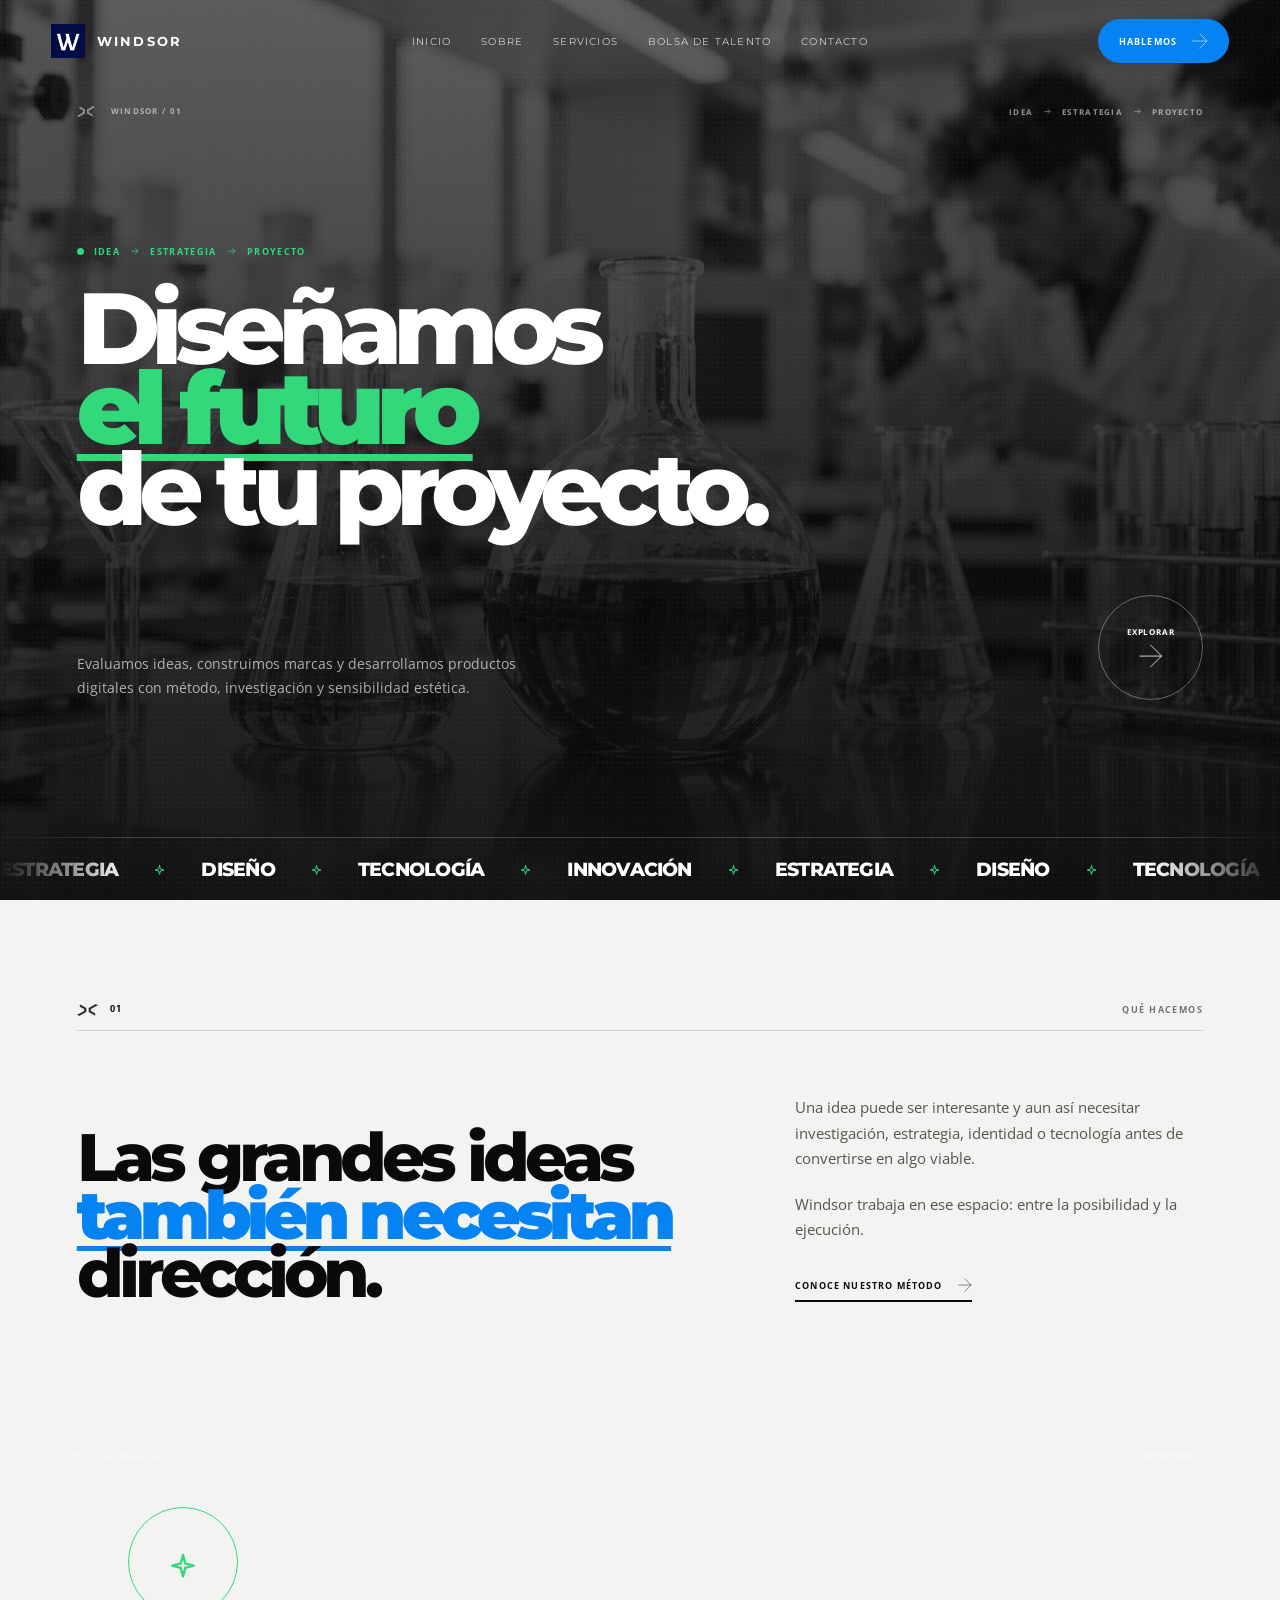
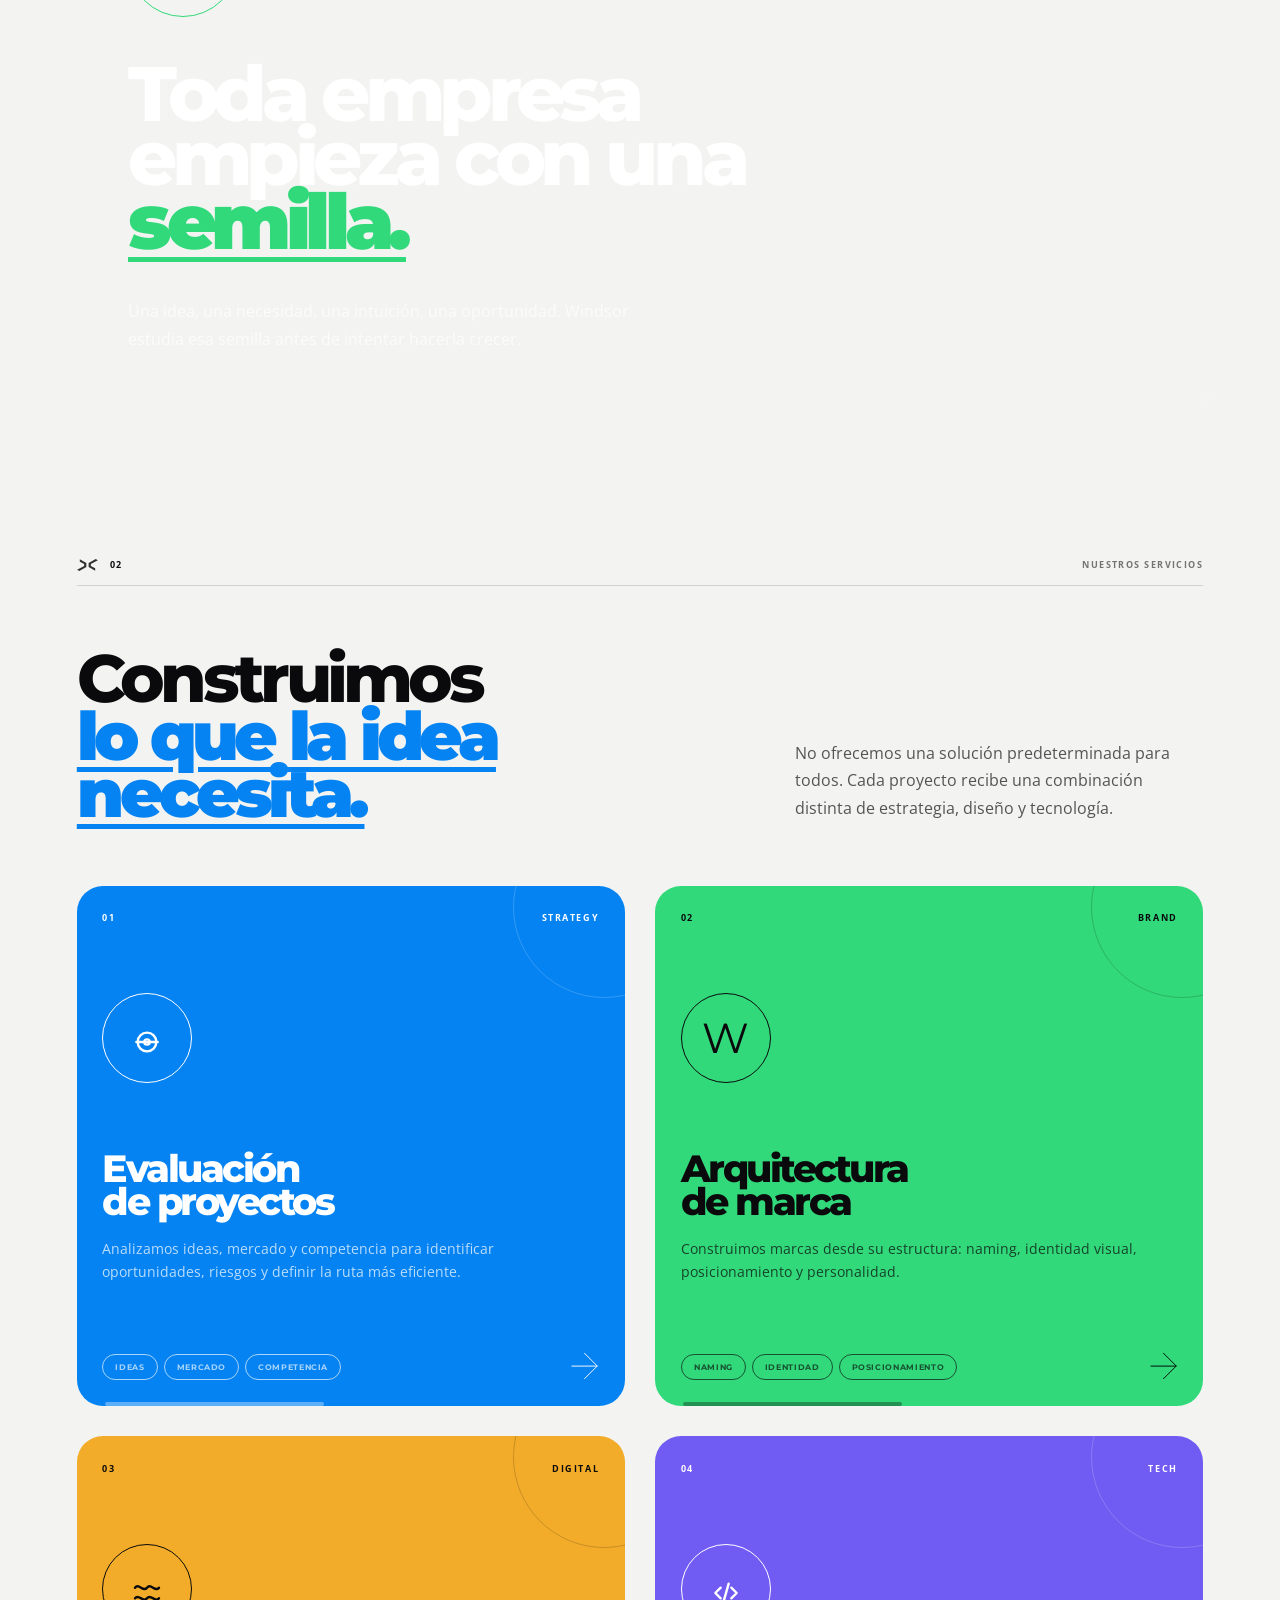
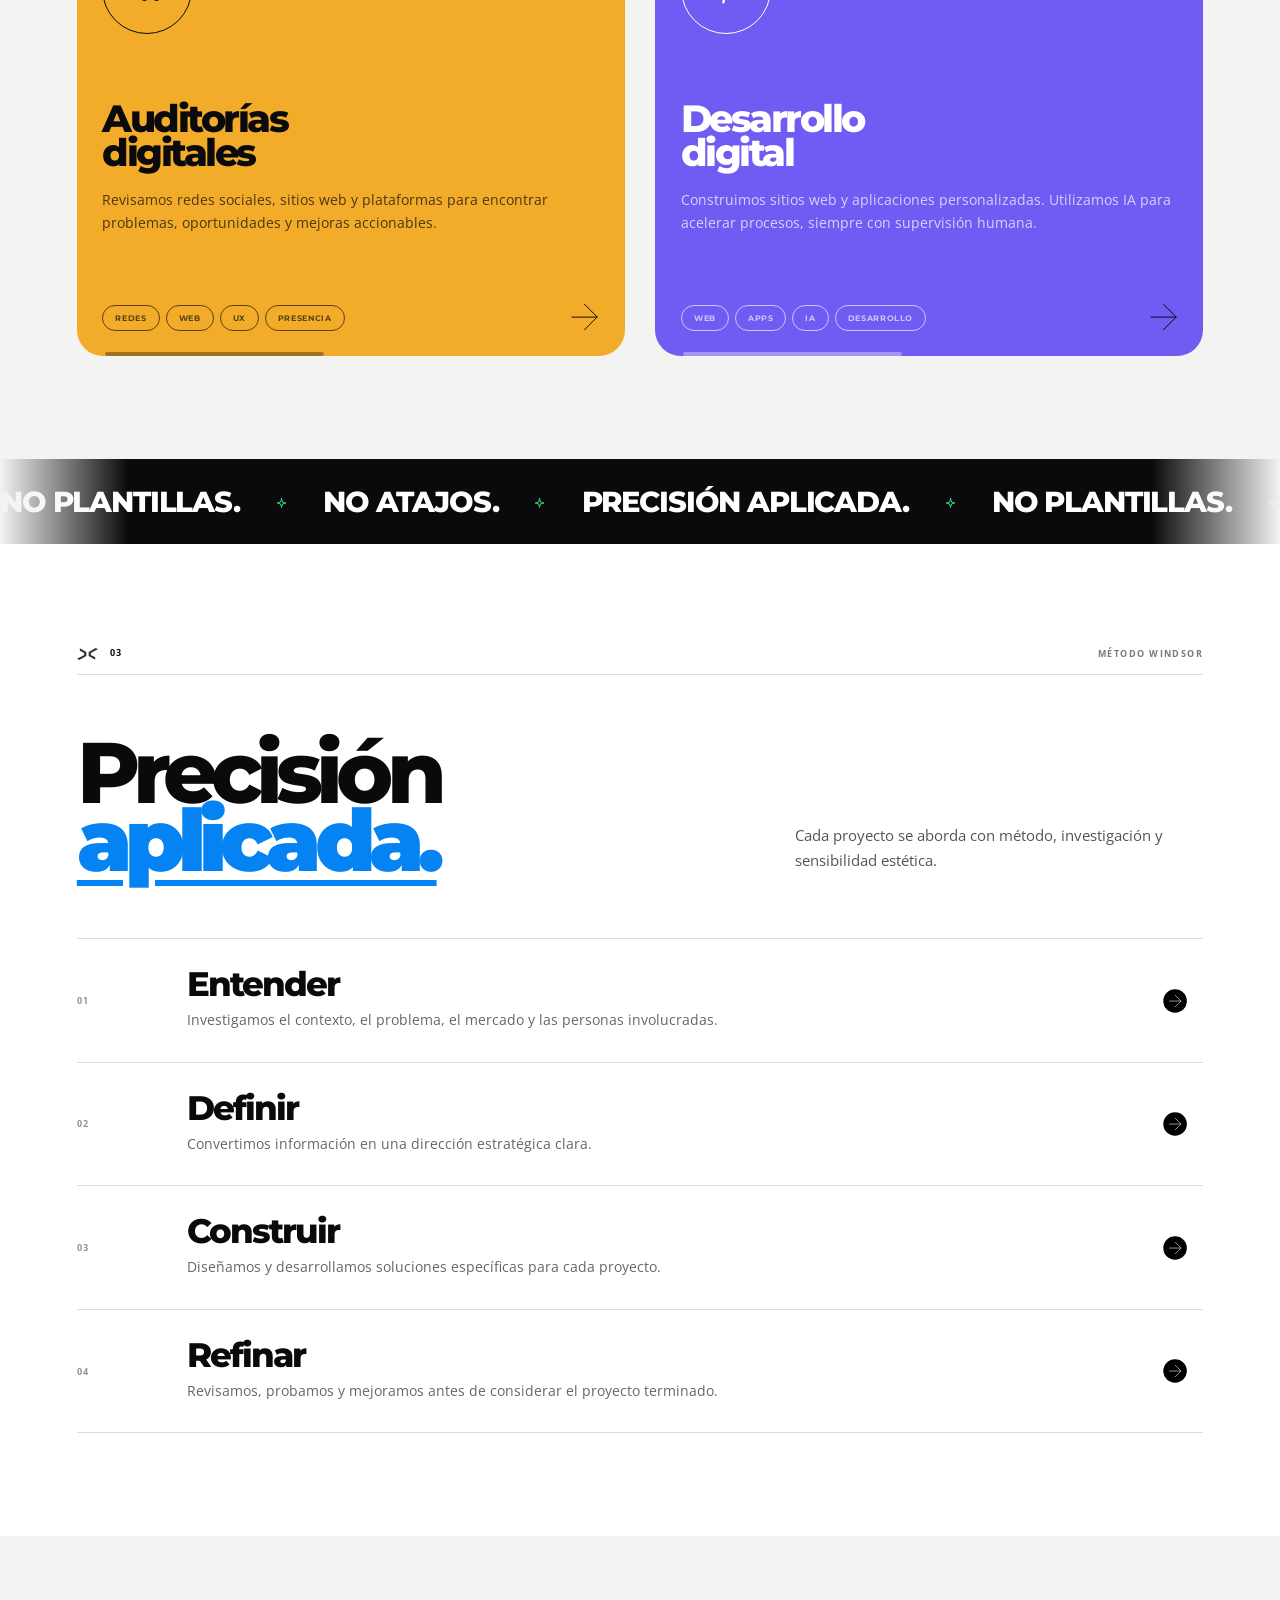
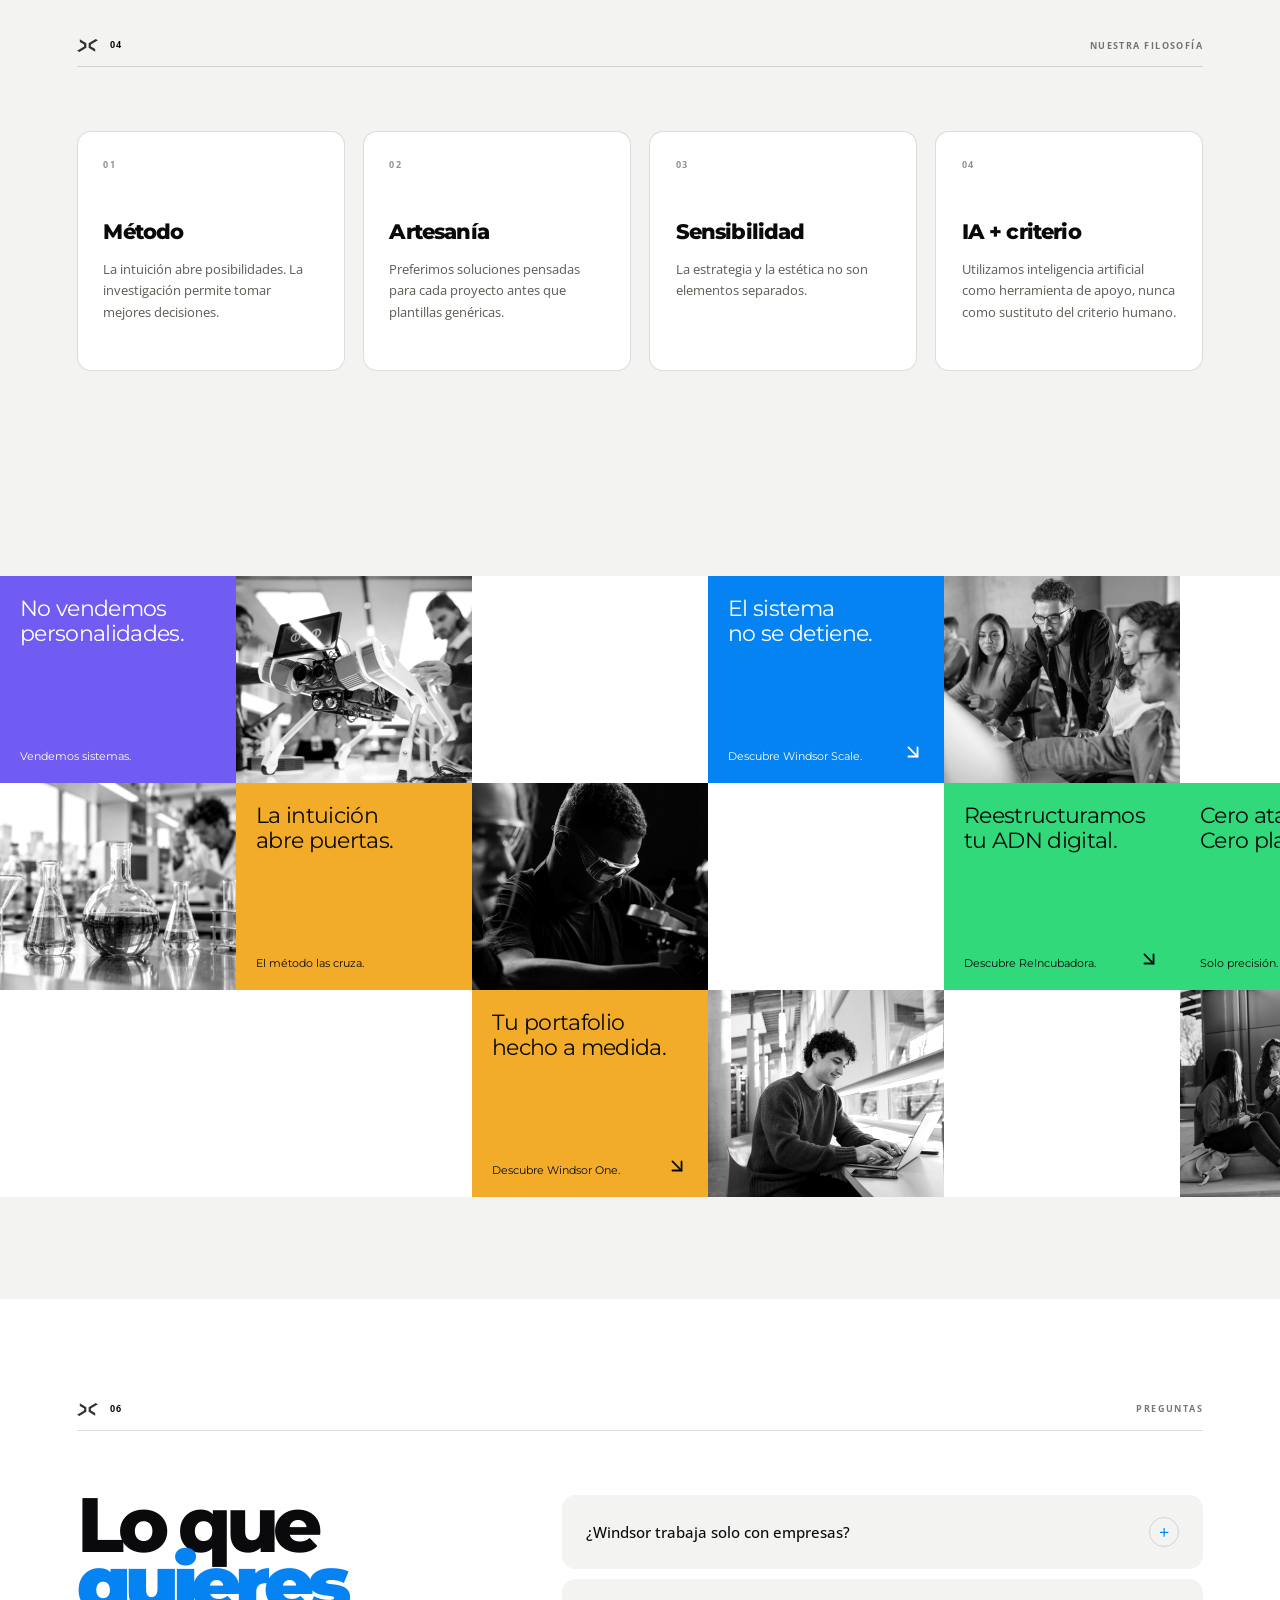
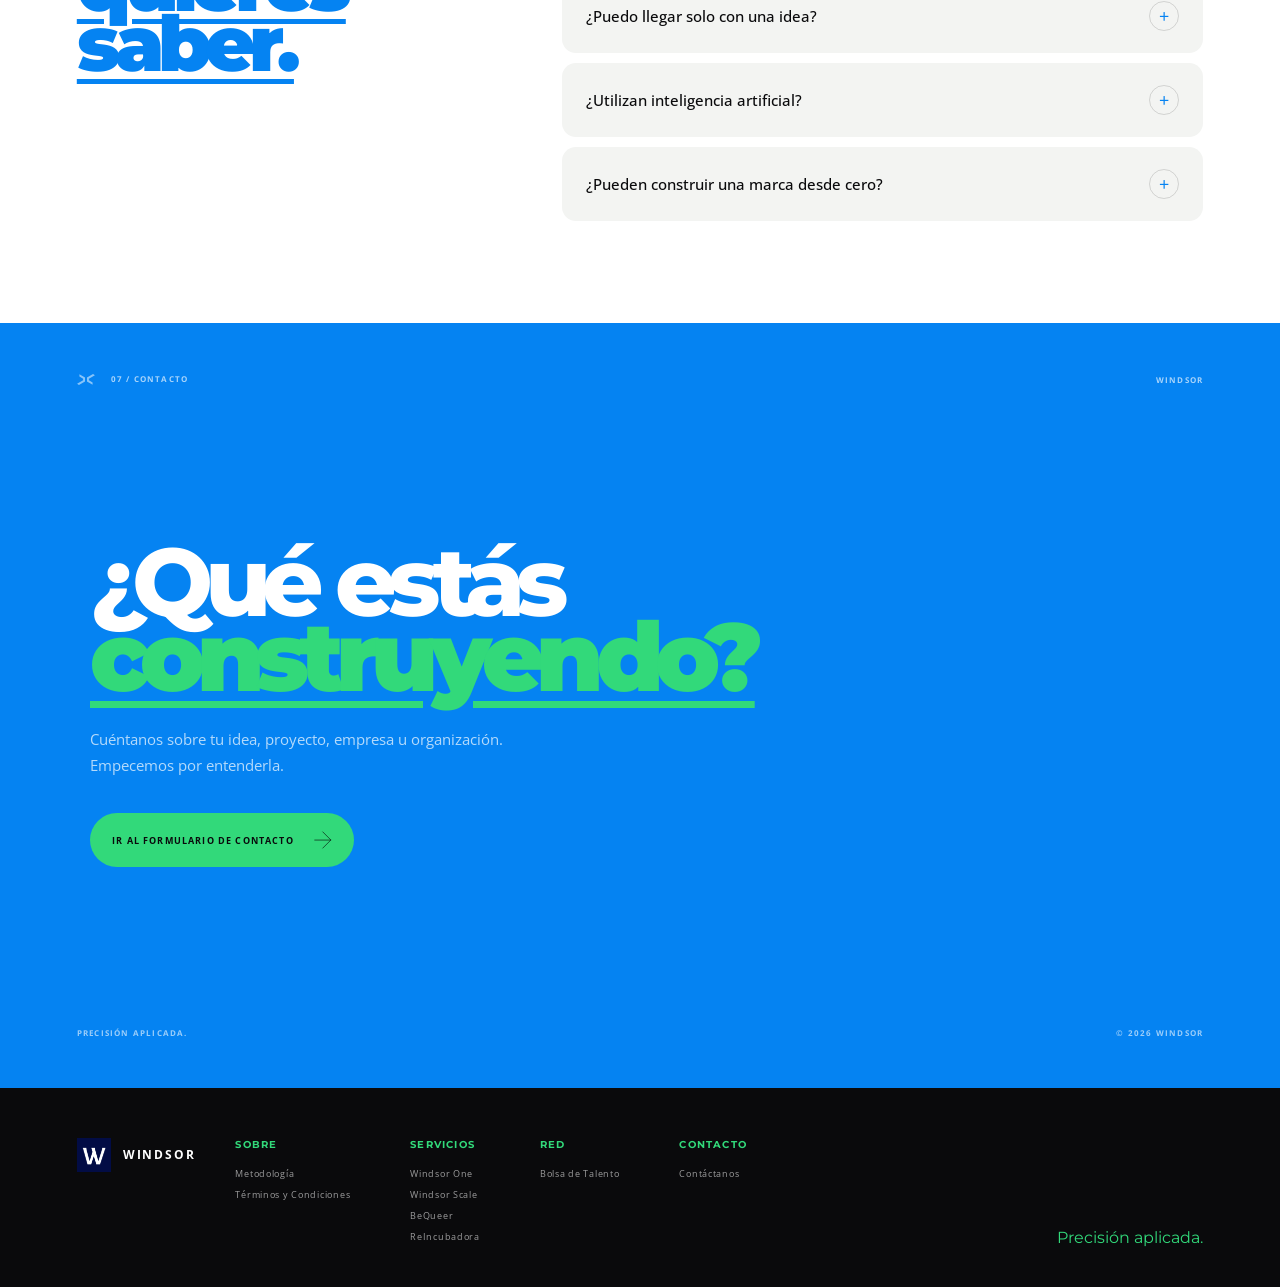
<file: index.html>
<!DOCTYPE html>
<html lang="es">
<head>
<meta charset="utf-8">
<meta content="width=device-width, initial-scale=1.0" name="viewport">
<title>Windsor · Precisión aplicada</title>
<meta content="Windsor evalúa ideas, construye marcas y desarrolla productos digitales con método, investigación y sensibilidad estética." name="description">
<link href="assets/favicon.png" rel="icon" type="image/png">
<link href="https://fonts.googleapis.com" rel="preconnect">
<link crossorigin="" href="https://fonts.gstatic.com" rel="preconnect">
<link href="https://fonts.googleapis.com/css2?family=Montserrat:wght@400;500;600;700;800;900&family=Open+Sans:wght@400;500;600;700&display=swap" rel="stylesheet">
<link href="styles.css" rel="stylesheet">
</head>
<body class="">

<!-- PRELOADER -->
<div class="preloader">
<div class="preloader-logo">W</div>
<div class="preloader-line"><span></span></div>
<div class="preloader-text">WINDSOR</div>
</div>

<!-- HEADER INYECTADO POR LAYOUT.JS -->
<div id="site-header"></div>

<main id="inicio">

<!-- HERO CON FONDO DE LABORATORIO -->
<section class="hero hero-bg-lab">
<div class="hero-noise"></div>
<div class="hero-topline">
    <span>
        <img src="assets/corchetesabiertos.svg" class="corchete-icon" alt=""> 
        WINDSOR / 01
    </span>
    <span style="display: flex; align-items: center; gap: 10px;">
        IDEA <svg class="svg-icon svg-arrow" viewBox="0 0 24 24"><path d="M5 12h14M13 6l6 6-6 6"></path></svg> 
        ESTRATEGIA <svg class="svg-icon svg-arrow" viewBox="0 0 24 24"><path d="M5 12h14M13 6l6 6-6 6"></path></svg> 
        PROYECTO
    </span>
</div>
<div class="hero-content">
<div class="hero-small">
    <span class="green-dot"></span>
    IDEA <svg class="svg-icon svg-arrow" viewBox="0 0 24 24"><path d="M5 12h14M13 6l6 6-6 6"></path></svg> 
    ESTRATEGIA <svg class="svg-icon svg-arrow" viewBox="0 0 24 24"><path d="M5 12h14M13 6l6 6-6 6"></path></svg> 
    PROYECTO
</div>
<h1>Diseñamos<em>el futuro</em> de tu proyecto.</h1>
<div class="hero-bottom">
<p>Evaluamos ideas, construimos marcas y desarrollamos productos digitales con método, investigación y sensibilidad estética.</p>
<a class="circle-button" href="#servicios">
    <span>Explorar</span>
    <strong><img src="assets/flechasinfondo.svg" class="icon-white" alt="" style="width: 24px; height: 24px;"></strong>
</a>
</div>
</div>
<div class="hero-marquee">
<div class="marquee-track">
    <!-- BLOQUE 1 -->
    <div class="marquee-content">
        <span>ESTRATEGIA</span> <b><svg class="svg-icon svg-spark" viewBox="0 0 24 24"><path d="m12 3 1.7 6.3L20 11l-6.3 1.7L12 19l-1.7-6.3L4 11l6.3-1.7L12 3Z"></path></svg></b>
        <span>DISEÑO</span> <b><svg class="svg-icon svg-spark" viewBox="0 0 24 24"><path d="m12 3 1.7 6.3L20 11l-6.3 1.7L12 19l-1.7-6.3L4 11l6.3-1.7L12 3Z"></path></svg></b>
        <span>TECNOLOGÍA</span> <b><svg class="svg-icon svg-spark" viewBox="0 0 24 24"><path d="m12 3 1.7 6.3L20 11l-6.3 1.7L12 19l-1.7-6.3L4 11l6.3-1.7L12 3Z"></path></svg></b>
        <span>INNOVACIÓN</span> <b><svg class="svg-icon svg-spark" viewBox="0 0 24 24"><path d="m12 3 1.7 6.3L20 11l-6.3 1.7L12 19l-1.7-6.3L4 11l6.3-1.7L12 3Z"></path></svg></b>
        <span>ESTRATEGIA</span> <b><svg class="svg-icon svg-spark" viewBox="0 0 24 24"><path d="m12 3 1.7 6.3L20 11l-6.3 1.7L12 19l-1.7-6.3L4 11l6.3-1.7L12 3Z"></path></svg></b>
        <span>DISEÑO</span> <b><svg class="svg-icon svg-spark" viewBox="0 0 24 24"><path d="m12 3 1.7 6.3L20 11l-6.3 1.7L12 19l-1.7-6.3L4 11l6.3-1.7L12 3Z"></path></svg></b>
        <span>TECNOLOGÍA</span> <b><svg class="svg-icon svg-spark" viewBox="0 0 24 24"><path d="m12 3 1.7 6.3L20 11l-6.3 1.7L12 19l-1.7-6.3L4 11l6.3-1.7L12 3Z"></path></svg></b>
        <span>INNOVACIÓN</span> <b><svg class="svg-icon svg-spark" viewBox="0 0 24 24"><path d="m12 3 1.7 6.3L20 11l-6.3 1.7L12 19l-1.7-6.3L4 11l6.3-1.7L12 3Z"></path></svg></b>
    </div>
    <!-- BLOQUE 2 (DUPLICADO) -->
    <div class="marquee-content">
        <span>ESTRATEGIA</span> <b><svg class="svg-icon svg-spark" viewBox="0 0 24 24"><path d="m12 3 1.7 6.3L20 11l-6.3 1.7L12 19l-1.7-6.3L4 11l6.3-1.7L12 3Z"></path></svg></b>
        <span>DISEÑO</span> <b><svg class="svg-icon svg-spark" viewBox="0 0 24 24"><path d="m12 3 1.7 6.3L20 11l-6.3 1.7L12 19l-1.7-6.3L4 11l6.3-1.7L12 3Z"></path></svg></b>
        <span>TECNOLOGÍA</span> <b><svg class="svg-icon svg-spark" viewBox="0 0 24 24"><path d="m12 3 1.7 6.3L20 11l-6.3 1.7L12 19l-1.7-6.3L4 11l6.3-1.7L12 3Z"></path></svg></b>
        <span>INNOVACIÓN</span> <b><svg class="svg-icon svg-spark" viewBox="0 0 24 24"><path d="m12 3 1.7 6.3L20 11l-6.3 1.7L12 19l-1.7-6.3L4 11l6.3-1.7L12 3Z"></path></svg></b>
        <span>ESTRATEGIA</span> <b><svg class="svg-icon svg-spark" viewBox="0 0 24 24"><path d="m12 3 1.7 6.3L20 11l-6.3 1.7L12 19l-1.7-6.3L4 11l6.3-1.7L12 3Z"></path></svg></b>
        <span>DISEÑO</span> <b><svg class="svg-icon svg-spark" viewBox="0 0 24 24"><path d="m12 3 1.7 6.3L20 11l-6.3 1.7L12 19l-1.7-6.3L4 11l6.3-1.7L12 3Z"></path></svg></b>
        <span>TECNOLOGÍA</span> <b><svg class="svg-icon svg-spark" viewBox="0 0 24 24"><path d="m12 3 1.7 6.3L20 11l-6.3 1.7L12 19l-1.7-6.3L4 11l6.3-1.7L12 3Z"></path></svg></b>
        <span>INNOVACIÓN</span> <b><svg class="svg-icon svg-spark" viewBox="0 0 24 24"><path d="m12 3 1.7 6.3L20 11l-6.3 1.7L12 19l-1.7-6.3L4 11l6.3-1.7L12 3Z"></path></svg></b>
    </div>
</div>
</div>
</section>

<!-- INTRO -->
<section class="intro section">
<div class="section-meta">
    <span><img src="assets/corchetesabiertos.svg" class="corchete-icon" alt="">01</span>
    <span>QUÉ HACEMOS</span>
</div>
<div class="intro-layout" data-reveal="">
<h2>Las grandes ideas <span>también necesitan</span> dirección.</h2>
<div class="intro-copy">
<p>Una idea puede ser interesante y aun así necesitar investigación, estrategia, identidad o tecnología antes de convertirse en algo viable.</p>
<p>Windsor trabaja en ese espacio: entre la posibilidad y la ejecución.</p>
<a class="underlined-link" href="#metodo">Conoce nuestro método <span aria-hidden="true" class="arrow-icon"><img src="assets/flechasinfondo.svg" class="icon-black" alt="" style="width: 14px; height: 14px;"></span></a>
</div>
</div>
</section>

<!-- SEMILLA -->
<section class="seed-section" style="background-image: linear-gradient(rgba(10,10,12,0.8), rgba(10,10,12,0.8)), url('assets/manorobot.png');">
<div class="seed-side">
    <span><img src="assets/corchetesabiertos.svg" class="corchete-icon" alt=""> LA SEMILLA</span>
    <span>WINDSOR / 01</span>
</div>
<div class="seed-main" data-reveal="">
<div class="seed-circle"><span><svg class="svg-icon svg-spark" viewBox="0 0 24 24"><path d="m12 3 1.7 6.3L20 11l-6.3 1.7L12 19l-1.7-6.3L4 11l6.3-1.7L12 3Z"></path></svg></span></div>
<h2>Toda empresa <br> empieza con una <em>semilla.</em></h2>
<p>Una idea, una necesidad, una intuición, una oportunidad. Windsor estudia esa semilla antes de intentar hacerla crecer.</p>
</div>
<div class="seed-number">01</div>
</section>

<!-- SERVICIOS -->
<section class="services section" id="servicios">
<div class="section-meta">
    <span><img src="assets/corchetesabiertos.svg" class="corchete-icon" alt="">02</span>
    <span>NUESTROS SERVICIOS</span>
</div>
<div class="services-heading">
<h2>Construimos <span>lo que la idea necesita.</span></h2>
<p>No ofrecemos una solución predeterminada para todos. Cada proyecto recibe una combinación distinta de estrategia, diseño y tecnología.</p>
</div>
<div class="service-cards">
<article class="service-card service-blue" data-reveal="">
<div class="card-top"><span>01</span><span>STRATEGY</span></div>
<div class="card-icon"><span><svg class="svg-icon svg-orbit" viewBox="0 0 24 24"><circle cx="12" cy="12" r="7"></circle><circle cx="12" cy="12" r="2"></circle><path d="M4 12h16"></path></svg></span></div>
<div class="card-content"><h3>Evaluación <br> de proyectos</h3><p>Analizamos ideas, mercado y competencia para identificar oportunidades, riesgos y definir la ruta más eficiente.</p></div>
<div class="card-bottom"><div class="card-tags"><span>Ideas</span><span>Mercado</span><span>Competencia</span></div><span aria-hidden="true" class="card-arrow"><img src="assets/flechasinfondo.svg" class="icon-white" alt="" style="width: 28px; height: 28px;"></span></div>
</article>
<article class="service-card service-green" data-reveal="">
<div class="card-top"><span>02</span><span>BRAND</span></div>
<div class="card-icon"><span>W</span></div>
<div class="card-content"><h3>Arquitectura <br> de marca</h3><p>Construimos marcas desde su estructura: naming, identidad visual, posicionamiento y personalidad.</p></div>
<div class="card-bottom"><div class="card-tags"><span>Naming</span><span>Identidad</span><span>Posicionamiento</span></div><span aria-hidden="true" class="card-arrow"><img src="assets/flechasinfondo.svg" class="icon-black" alt="" style="width: 28px; height: 28px;"></span></div>
</article>
<article class="service-card service-yellow" data-reveal="">
<div class="card-top"><span>03</span><span>DIGITAL</span></div>
<div class="card-icon"><span><svg class="svg-icon svg-wave" viewBox="0 0 24 24"><path d="M3 8c3-4 6 4 9 0s6 4 9 0M3 16c3-4 6 4 9 0s6 4 9 0"></path></svg></span></div>
<div class="card-content"><h3>Auditorías <br> digitales</h3><p>Revisamos redes sociales, sitios web y plataformas para encontrar problemas, oportunidades y mejoras accionables.</p></div>
<div class="card-bottom"><div class="card-tags"><span>Redes</span><span>Web</span><span>UX</span><span>Presencia</span></div><span aria-hidden="true" class="card-arrow"><img src="assets/flechasinfondo.svg" class="icon-black" alt="" style="width: 28px; height: 28px;"></span></div>
</article>
<article class="service-card service-purple" data-reveal="">
<div class="card-top"><span>04</span><span>TECH</span></div>
<div class="card-icon"><span><svg class="svg-icon svg-code" viewBox="0 0 24 24"><path d="m8 8-4 4 4 4M16 8l4 4-4 4M14 5l-4 14"></path></svg></span></div>
<div class="card-content"><h3>Desarrollo <br> digital</h3><p>Construimos sitios web y aplicaciones personalizadas. Utilizamos IA para acelerar procesos, siempre con supervisión humana.</p></div>
<div class="card-bottom"><div class="card-tags"><span>Web</span><span>Apps</span><span>IA</span><span>Desarrollo</span></div><span aria-hidden="true" class="card-arrow"><img src="assets/flechasinfondo.svg" class="icon-black" alt="" style="width: 28px; height: 28px;"></span></div>
</article>
</div>
</section>

<!-- STATEMENT MARQUEE -->
<div class="statement-marquee">
<div class="statement-track">
    <!-- BLOQUE 1 -->
    <div class="statement-content">
        <span>NO PLANTILLAS.</span> <b><svg class="svg-icon svg-spark" viewBox="0 0 24 24"><path d="m12 3 1.7 6.3L20 11l-6.3 1.7L12 19l-1.7-6.3L4 11l6.3-1.7L12 3Z"></path></svg></b>
        <span>NO ATAJOS.</span> <b><svg class="svg-icon svg-spark" viewBox="0 0 24 24"><path d="m12 3 1.7 6.3L20 11l-6.3 1.7L12 19l-1.7-6.3L4 11l6.3-1.7L12 3Z"></path></svg></b>
        <span>PRECISIÓN APLICADA.</span> <b><svg class="svg-icon svg-spark" viewBox="0 0 24 24"><path d="m12 3 1.7 6.3L20 11l-6.3 1.7L12 19l-1.7-6.3L4 11l6.3-1.7L12 3Z"></path></svg></b>
        <span>NO PLANTILLAS.</span> <b><svg class="svg-icon svg-spark" viewBox="0 0 24 24"><path d="m12 3 1.7 6.3L20 11l-6.3 1.7L12 19l-1.7-6.3L4 11l6.3-1.7L12 3Z"></path></svg></b>
        <span>NO ATAJOS.</span> <b><svg class="svg-icon svg-spark" viewBox="0 0 24 24"><path d="m12 3 1.7 6.3L20 11l-6.3 1.7L12 19l-1.7-6.3L4 11l6.3-1.7L12 3Z"></path></svg></b>
        <span>PRECISIÓN APLICADA.</span> <b><svg class="svg-icon svg-spark" viewBox="0 0 24 24"><path d="m12 3 1.7 6.3L20 11l-6.3 1.7L12 19l-1.7-6.3L4 11l6.3-1.7L12 3Z"></path></svg></b>
    </div>
    <!-- BLOQUE 2 (DUPLICADO) -->
    <div class="statement-content">
        <span>NO PLANTILLAS.</span> <b><svg class="svg-icon svg-spark" viewBox="0 0 24 24"><path d="m12 3 1.7 6.3L20 11l-6.3 1.7L12 19l-1.7-6.3L4 11l6.3-1.7L12 3Z"></path></svg></b>
        <span>NO ATAJOS.</span> <b><svg class="svg-icon svg-spark" viewBox="0 0 24 24"><path d="m12 3 1.7 6.3L20 11l-6.3 1.7L12 19l-1.7-6.3L4 11l6.3-1.7L12 3Z"></path></svg></b>
        <span>PRECISIÓN APLICADA.</span> <b><svg class="svg-icon svg-spark" viewBox="0 0 24 24"><path d="m12 3 1.7 6.3L20 11l-6.3 1.7L12 19l-1.7-6.3L4 11l6.3-1.7L12 3Z"></path></svg></b>
        <span>NO PLANTILLAS.</span> <b><svg class="svg-icon svg-spark" viewBox="0 0 24 24"><path d="m12 3 1.7 6.3L20 11l-6.3 1.7L12 19l-1.7-6.3L4 11l6.3-1.7L12 3Z"></path></svg></b>
        <span>NO ATAJOS.</span> <b><svg class="svg-icon svg-spark" viewBox="0 0 24 24"><path d="m12 3 1.7 6.3L20 11l-6.3 1.7L12 19l-1.7-6.3L4 11l6.3-1.7L12 3Z"></path></svg></b>
        <span>PRECISIÓN APLICADA.</span> <b><svg class="svg-icon svg-spark" viewBox="0 0 24 24"><path d="m12 3 1.7 6.3L20 11l-6.3 1.7L12 19l-1.7-6.3L4 11l6.3-1.7L12 3Z"></path></svg></b>
    </div>
</div>
</div>

<!-- MÉTODO -->
<section class="method section" id="metodo">
<div class="section-meta">
    <span><img src="assets/corchetesabiertos.svg" class="corchete-icon" alt="">03</span>
    <span>MÉTODO WINDSOR</span>
</div>
<div class="method-heading">
<h2>Precisión <em>aplicada.</em></h2>
<p>Cada proyecto se aborda con método, investigación y sensibilidad estética.</p>
</div>
<div class="method-list">
<div class="method-row" data-reveal=""><span>01</span><div><h3>Entender</h3><p>Investigamos el contexto, el problema, el mercado y las personas involucradas.</p></div><b aria-hidden="true" class="arrow-icon"><img src="assets/flechacircular.svg" alt="" style="width: 24px; height: 24px;"></b></div>
<div class="method-row" data-reveal=""><span>02</span><div><h3>Definir</h3><p>Convertimos información en una dirección estratégica clara.</p></div><b aria-hidden="true" class="arrow-icon"><img src="assets/flechacircular.svg" alt="" style="width: 24px; height: 24px;"></b></div>
<div class="method-row" data-reveal=""><span>03</span><div><h3>Construir</h3><p>Diseñamos y desarrollamos soluciones específicas para cada proyecto.</p></div><b aria-hidden="true" class="arrow-icon"><img src="assets/flechacircular.svg" alt="" style="width: 24px; height: 24px;"></b></div>
<div class="method-row" data-reveal=""><span>04</span><div><h3>Refinar</h3><p>Revisamos, probamos y mejoramos antes de considerar el proyecto terminado.</p></div><b aria-hidden="true" class="arrow-icon"><img src="assets/flechacircular.svg" alt="" style="width: 24px; height: 24px;"></b></div>
</div>
</section>

<!-- PRINCIPIOS -->
<section class="principles section">
<div class="section-meta">
    <span><img src="assets/corchetesabiertos.svg" class="corchete-icon" alt="">04</span>
    <span>NUESTRA FILOSOFÍA</span>
</div>
<div class="principles-grid">
<div data-reveal=""><span>01</span><h3>Método</h3><p>La intuición abre posibilidades. La investigación permite tomar mejores decisiones.</p></div>
<div data-reveal=""><span>02</span><h3>Artesanía</h3><p>Preferimos soluciones pensadas para cada proyecto antes que plantillas genéricas.</p></div>
<div data-reveal=""><span>03</span><h3>Sensibilidad</h3><p>La estrategia y la estética no son elementos separados.</p></div>
<div data-reveal=""><span>04</span><h3>IA + criterio</h3><p>Utilizamos inteligencia artificial como herramienta de apoyo, nunca como sustituto del criterio humano.</p></div>
</div>
</section>

<!-- NUEVA SECCIÓN: MARQUEE MULTIFILA (CORREGIDO) -->
<section class="marquee-section">
    
    <!-- FILA 1 -->
    <div class="marquee-row">
        <!-- Bloque 1 -->
        <div class="marquee-block">
            <div class="marquee-box text-box box-purple">
                <h3>No vendemos<br>personalidades.</h3>
                <div class="box-bottom"><span class="box-link-text">Vendemos sistemas.</span></div>
            </div>
            <div class="marquee-box image-box" style="background-image: url('assets/tech.png');"></div>
            <div class="marquee-box empty"></div>
            <a href="windsor-scale.html" class="marquee-box text-box box-blue">
                <h3>El sistema<br>no se detiene.</h3>
                <div class="box-bottom"><span class="box-link-text">Descubre Windsor Scale.</span><svg class="arrow-svg" viewBox="0 0 24 24" fill="none" stroke="currentColor" stroke-width="2" stroke-linecap="round" stroke-linejoin="round"><line x1="5" y1="12" x2="19" y2="12"></line><polyline points="12 5 19 12 12 19"></polyline></svg></div>
            </a>
            <div class="marquee-box image-box" style="background-image: url('assets/dialogo.png');"></div>
            <div class="marquee-box empty"></div>
            <a href="BeQueer.html" class="marquee-box text-box box-purple">
                <h3>Diseño con<br>identidad.</h3>
                <div class="box-bottom"><span class="box-link-text">Descubre BeQueer.</span><svg class="arrow-svg" viewBox="0 0 24 24" fill="none" stroke="currentColor" stroke-width="2" stroke-linecap="round" stroke-linejoin="round"><line x1="5" y1="12" x2="19" y2="12"></line><polyline points="12 5 19 12 12 19"></polyline></svg></div>
            </a>
            <div class="marquee-box image-box" style="background-image: url('assets/caja.png');"></div>
            <div class="marquee-box empty"></div>
        </div>
        <!-- Bloque 2 (Duplicado) -->
        <div class="marquee-block">
            <div class="marquee-box text-box box-purple">
                <h3>No vendemos<br>personalidades.</h3>
                <div class="box-bottom"><span class="box-link-text">Vendemos sistemas.</span></div>
            </div>
            <div class="marquee-box image-box" style="background-image: url('assets/tech.png');"></div>
            <div class="marquee-box empty"></div>
            <a href="windsor-scale.html" class="marquee-box text-box box-blue">
                <h3>El sistema<br>no se detiene.</h3>
                <div class="box-bottom"><span class="box-link-text">Descubre Windsor Scale.</span><svg class="arrow-svg" viewBox="0 0 24 24" fill="none" stroke="currentColor" stroke-width="2" stroke-linecap="round" stroke-linejoin="round"><line x1="5" y1="12" x2="19" y2="12"></line><polyline points="12 5 19 12 12 19"></polyline></svg></div>
            </a>
            <div class="marquee-box image-box" style="background-image: url('assets/dialogo.png');"></div>
            <div class="marquee-box empty"></div>
            <a href="BeQueer.html" class="marquee-box text-box box-purple">
                <h3>Diseño con<br>identidad.</h3>
                <div class="box-bottom"><span class="box-link-text">Descubre BeQueer.</span><svg class="arrow-svg" viewBox="0 0 24 24" fill="none" stroke="currentColor" stroke-width="2" stroke-linecap="round" stroke-linejoin="round"><line x1="5" y1="12" x2="19" y2="12"></line><polyline points="12 5 19 12 12 19"></polyline></svg></div>
            </a>
            <div class="marquee-box image-box" style="background-image: url('assets/caja.png');"></div>
            <div class="marquee-box empty"></div>
        </div>
    </div>

    <!-- FILA 2 -->
    <div class="marquee-row">
        <!-- Bloque 1 -->
        <div class="marquee-block">
            <div class="marquee-box image-box" style="background-image: url('assets/laboratorio.png');"></div>
            <div class="marquee-box text-box box-yellow">
                <h3>La intuición<br>abre puertas.</h3>
                <div class="box-bottom"><span class="box-link-text">El método las cruza.</span></div>
            </div>
            <div class="marquee-box image-box" style="background-image: url('assets/investigacion.png');"></div>
            <div class="marquee-box empty"></div>
            <a href="reincubadora.html" class="marquee-box text-box box-green">
                <h3>Reestructuramos<br>tu ADN digital.</h3>
                <div class="box-bottom"><span class="box-link-text">Descubre ReIncubadora.</span><svg class="arrow-svg" viewBox="0 0 24 24" fill="none" stroke="currentColor" stroke-width="2" stroke-linecap="round" stroke-linejoin="round"><line x1="5" y1="12" x2="19" y2="12"></line><polyline points="12 5 19 12 12 19"></polyline></svg></div>
            </a>
            <div class="marquee-box text-box box-green">
                <h3>Cero atajos.<br>Cero plantillas.</h3>
                <div class="box-bottom"><span class="box-link-text">Solo precisión.</span></div>
            </div>
            <div class="marquee-box image-box" style="background-image: url('assets/caminando.png');"></div>
            <div class="marquee-box empty"></div>
            <a href="metodologia.html" class="marquee-box text-box box-black">
                <h3>Precisión<br>aplicada.</h3>
                <div class="box-bottom"><span class="box-link-text">Descubre la metodología.</span><svg class="arrow-svg" viewBox="0 0 24 24" fill="none" stroke="currentColor" stroke-width="2" stroke-linecap="round" stroke-linejoin="round"><line x1="5" y1="12" x2="19" y2="12"></line><polyline points="12 5 19 12 12 19"></polyline></svg></div>
            </a>
        </div>
        <!-- Bloque 2 (Duplicado) -->
        <div class="marquee-block">
            <div class="marquee-box image-box" style="background-image: url('assets/laboratorio.png');"></div>
            <div class="marquee-box text-box box-yellow">
                <h3>La intuición<br>abre puertas.</h3>
                <div class="box-bottom"><span class="box-link-text">El método las cruza.</span></div>
            </div>
            <div class="marquee-box image-box" style="background-image: url('assets/investigacion.png');"></div>
            <div class="marquee-box empty"></div>
            <a href="reincubadora.html" class="marquee-box text-box box-green">
                <h3>Reestructuramos<br>tu ADN digital.</h3>
                <div class="box-bottom"><span class="box-link-text">Descubre ReIncubadora.</span><svg class="arrow-svg" viewBox="0 0 24 24" fill="none" stroke="currentColor" stroke-width="2" stroke-linecap="round" stroke-linejoin="round"><line x1="5" y1="12" x2="19" y2="12"></line><polyline points="12 5 19 12 12 19"></polyline></svg></div>
            </a>
            <div class="marquee-box text-box box-green">
                <h3>Cero atajos.<br>Cero plantillas.</h3>
                <div class="box-bottom"><span class="box-link-text">Solo precisión.</span></div>
            </div>
            <div class="marquee-box image-box" style="background-image: url('assets/caminando.png');"></div>
            <div class="marquee-box empty"></div>
            <a href="metodologia.html" class="marquee-box text-box box-black">
                <h3>Precisión<br>aplicada.</h3>
                <div class="box-bottom"><span class="box-link-text">Descubre la metodología.</span><svg class="arrow-svg" viewBox="0 0 24 24" fill="none" stroke="currentColor" stroke-width="2" stroke-linecap="round" stroke-linejoin="round"><line x1="5" y1="12" x2="19" y2="12"></line><polyline points="12 5 19 12 12 19"></polyline></svg></div>
            </a>
        </div>
    </div>

    <!-- FILA 3 -->
    <div class="marquee-row">
        <!-- Bloque 1 -->
        <div class="marquee-block">
            <div class="marquee-box empty"></div>
            <div class="marquee-box empty"></div>
            <a href="windsor-one.html" class="marquee-box text-box box-yellow">
                <h3>Tu portafolio<br>hecho a medida.</h3>
                <div class="box-bottom"><span class="box-link-text">Descubre Windsor One.</span><svg class="arrow-svg" viewBox="0 0 24 24" fill="none" stroke="currentColor" stroke-width="2" stroke-linecap="round" stroke-linejoin="round"><line x1="5" y1="12" x2="19" y2="12"></line><polyline points="12 5 19 12 12 19"></polyline></svg></div>
            </a>
            <div class="marquee-box image-box" style="background-image: url('assets/feliz.png');"></div>
            <div class="marquee-box empty"></div>
            <div class="marquee-box image-box" style="background-image: url('assets/amigos.png');"></div>
            <div class="marquee-box empty"></div>
            <a href="bolsa-talento.html" class="marquee-box text-box box-black">
                <h3>Curaduría<br>de élite.</h3>
                <div class="box-bottom"><span class="box-link-text">Descubre la Bolsa.</span><svg class="arrow-svg" viewBox="0 0 24 24" fill="none" stroke="currentColor" stroke-width="2" stroke-linecap="round" stroke-linejoin="round"><line x1="5" y1="12" x2="19" y2="12"></line><polyline points="12 5 19 12 12 19"></polyline></svg></div>
            </a>
            <div class="marquee-box image-box" style="background-image: url('assets/manorobot.png');"></div>
        </div>
        <!-- Bloque 2 (Duplicado) -->
        <div class="marquee-block">
            <div class="marquee-box empty"></div>
            <div class="marquee-box empty"></div>
            <a href="windsor-one.html" class="marquee-box text-box box-yellow">
                <h3>Tu portafolio<br>hecho a medida.</h3>
                <div class="box-bottom"><span class="box-link-text">Descubre Windsor One.</span><svg class="arrow-svg" viewBox="0 0 24 24" fill="none" stroke="currentColor" stroke-width="2" stroke-linecap="round" stroke-linejoin="round"><line x1="5" y1="12" x2="19" y2="12"></line><polyline points="12 5 19 12 12 19"></polyline></svg></div>
            </a>
            <div class="marquee-box image-box" style="background-image: url('assets/feliz.png');"></div>
            <div class="marquee-box empty"></div>
            <div class="marquee-box image-box" style="background-image: url('assets/amigos.png');"></div>
            <div class="marquee-box empty"></div>
            <a href="bolsa-talento.html" class="marquee-box text-box box-black">
                <h3>Curaduría<br>de élite.</h3>
                <div class="box-bottom"><span class="box-link-text">Descubre la Bolsa.</span><svg class="arrow-svg" viewBox="0 0 24 24" fill="none" stroke="currentColor" stroke-width="2" stroke-linecap="round" stroke-linejoin="round"><line x1="5" y1="12" x2="19" y2="12"></line><polyline points="12 5 19 12 12 19"></polyline></svg></div>
            </a>
            <div class="marquee-box image-box" style="background-image: url('assets/manorobot.png');"></div>
        </div>
    </div>

</section>

<!-- FAQ -->
<section class="faq section">
<div class="section-meta">
    <span><img src="assets/corchetesabiertos.svg" class="corchete-icon" alt="">06</span>
    <span>PREGUNTAS</span>
</div>
<div class="faq-layout">
<h2>Lo que <em>quieres saber.</em></h2>
<div class="faq-list">
<article class="faq-item" data-reveal=""><button class="faq-question" aria-expanded="false"><span>¿Windsor trabaja solo con empresas?</span><b>+</b></button><div class="faq-answer"><p>No. Trabajamos con emprendedores, proyectos en etapa temprana, PYMEs y profesionales que necesitan desarrollar o replantear una idea, marca o producto digital.</p></div></article>
<article class="faq-item" data-reveal=""><button class="faq-question" aria-expanded="false"><span>¿Puedo llegar solo con una idea?</span><b>+</b></button><div class="faq-answer"><p>Sí. La evaluación de proyectos existe precisamente para estudiar una idea antes de invertir recursos importantes en su construcción.</p></div></article>
<article class="faq-item" data-reveal=""><button class="faq-question" aria-expanded="false"><span>¿Utilizan inteligencia artificial?</span><b>+</b></button><div class="faq-answer"><p>Sí. La utilizamos como herramienta de apoyo para acelerar procesos, explorar alternativas y aumentar nuestra capacidad. Las decisiones estratégicas y creativas permanecen bajo supervisión humana.</p></div></article>
<article class="faq-item" data-reveal=""><button class="faq-question" aria-expanded="false"><span>¿Pueden construir una marca desde cero?</span><b>+</b></button><div class="faq-answer"><p>Sí. Podemos trabajar desde el naming y la arquitectura de marca hasta la identidad, posicionamiento y desarrollo de sus activos digitales.</p></div></article>
</div>
</div>
</section>

<!-- CONTACTO -->
<section class="contact" id="contacto">
<div class="contact-top">
    <span><img src="assets/corchetesabiertos.svg" class="corchete-icon" alt=""> 07 / CONTACTO</span>
    <span>WINDSOR</span>
</div>
<div class="contact-main">
<h2>¿Qué estás <em>construyendo?</em></h2>
<p>Cuéntanos sobre tu idea, proyecto, empresa u organización. Empecemos por entenderla.</p>
<a class="contact-button" href="contacto.html">Ir al formulario de contacto <span aria-hidden="true" class="arrow-icon"><img src="assets/flechasinfondo.svg" class="icon-black" alt="" style="width: 18px; height: 18px;"></span></a>
</div>
<div class="contact-bottom"><span>PRECISIÓN APLICADA.</span><span>© 2026 WINDSOR</span></div>
</section>

</main>

<!-- FOOTER INYECTADO POR LAYOUT.JS -->
<div id="site-footer"></div>

<script src="layout.js"></script>
<script src="script.js"></script>

<!-- SCRIPT PARA EL EFECTO DE COLUMNA EN EL MARQUEE -->
<script>
document.addEventListener("DOMContentLoaded", () => {
    const marqueeSection = document.querySelector('.marquee-section');
    if (marqueeSection) {
        const allBoxes = Array.from(document.querySelectorAll('.marquee-box'));
        
        const clearHoveredColumns = () => {
            allBoxes.forEach(box => box.classList.remove('column-hover'));
        };

        marqueeSection.addEventListener('mousemove', (e) => {
            clearHoveredColumns();
            
            let hoveredBox = null;
            for (let box of allBoxes) {
                const rect = box.getBoundingClientRect();
                if (e.clientX >= rect.left && e.clientX <= rect.right && 
                    e.clientY >= rect.top && e.clientY <= rect.bottom) {
                    hoveredBox = box;
                    break;
                }
            }

            if (hoveredBox) {
                const rect = hoveredBox.getBoundingClientRect();
                const centerX = rect.left + rect.width / 2;

                allBoxes.forEach(box => {
                    const boxRect = box.getBoundingClientRect();
                    const boxCenterX = boxRect.left + boxRect.width / 2;
                    // Si están en la misma columna (misma X) con un margen de error
                    if (Math.abs(centerX - boxCenterX) < 10) {
                        box.classList.add('column-hover');
                    }
                });
            }
        });

        marqueeSection.addEventListener('mouseleave', clearHoveredColumns);
    }
});
</script>
</body>
</html>
</file>
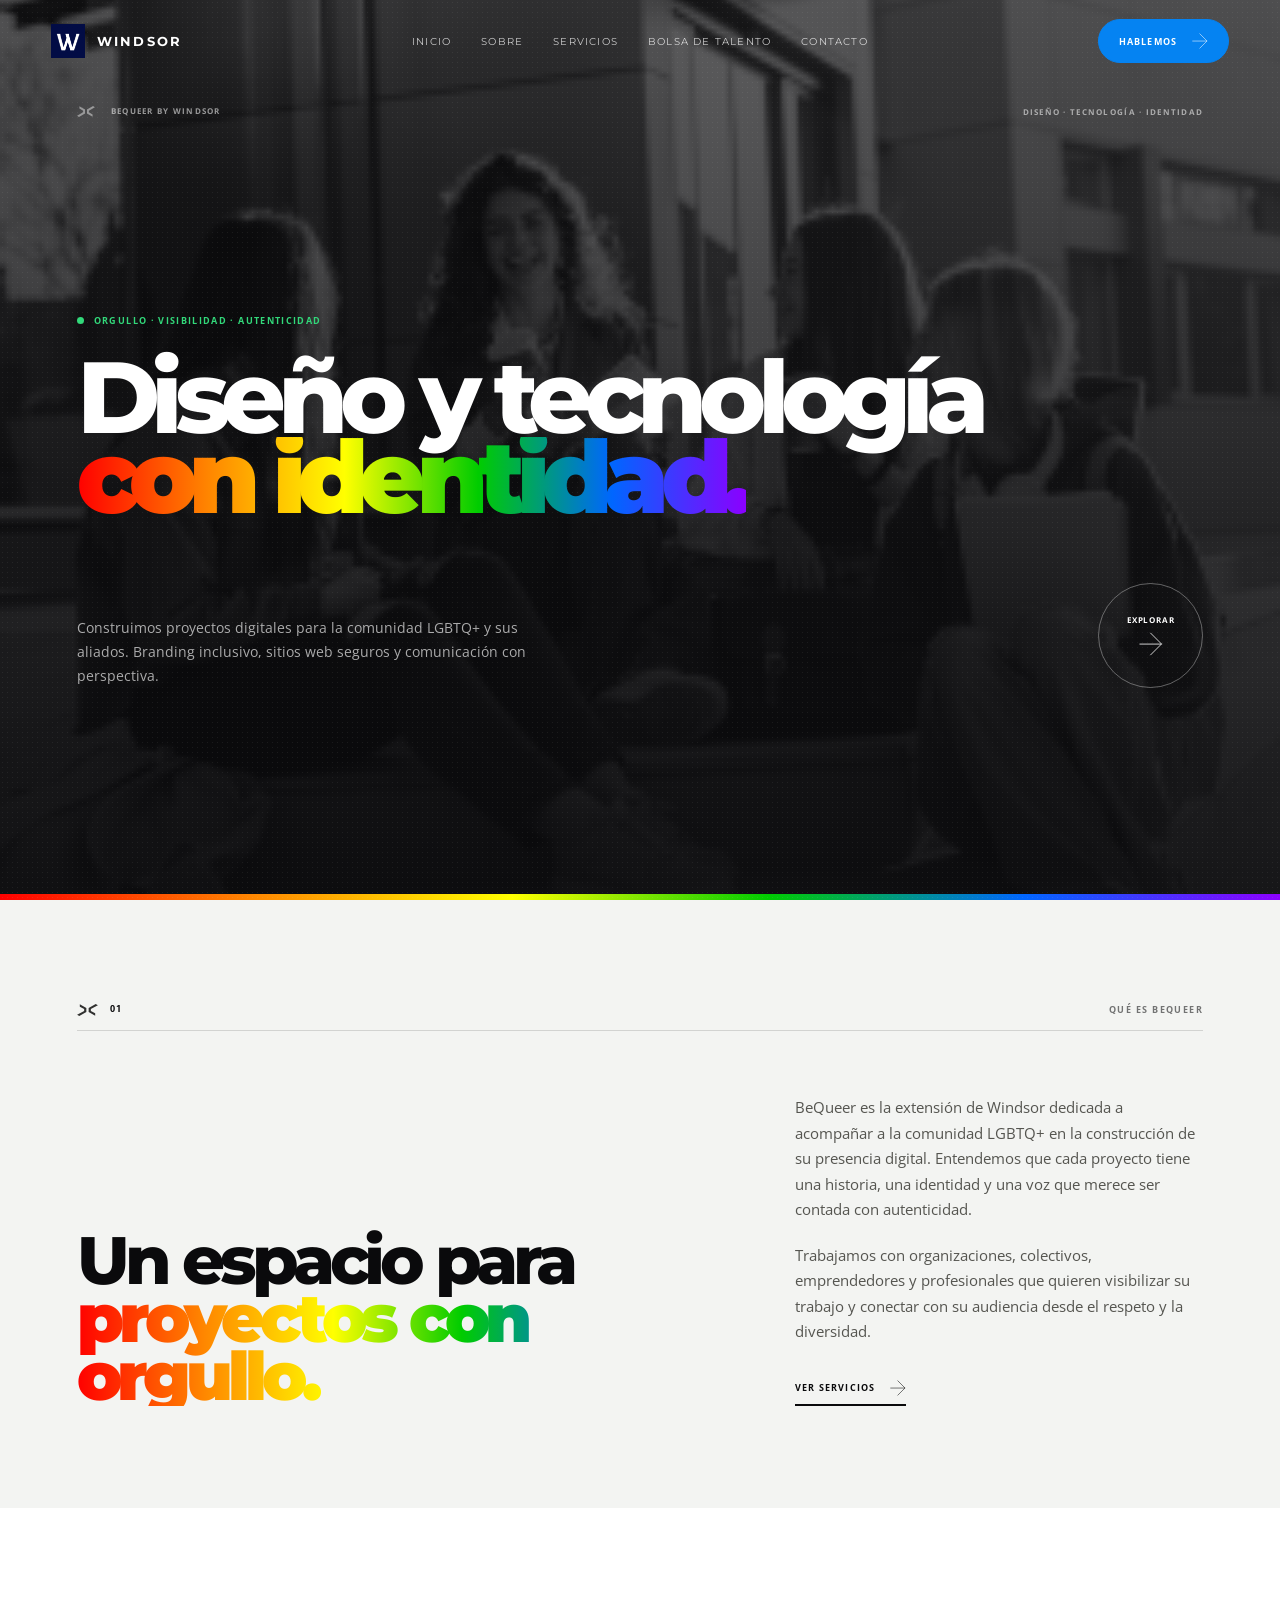
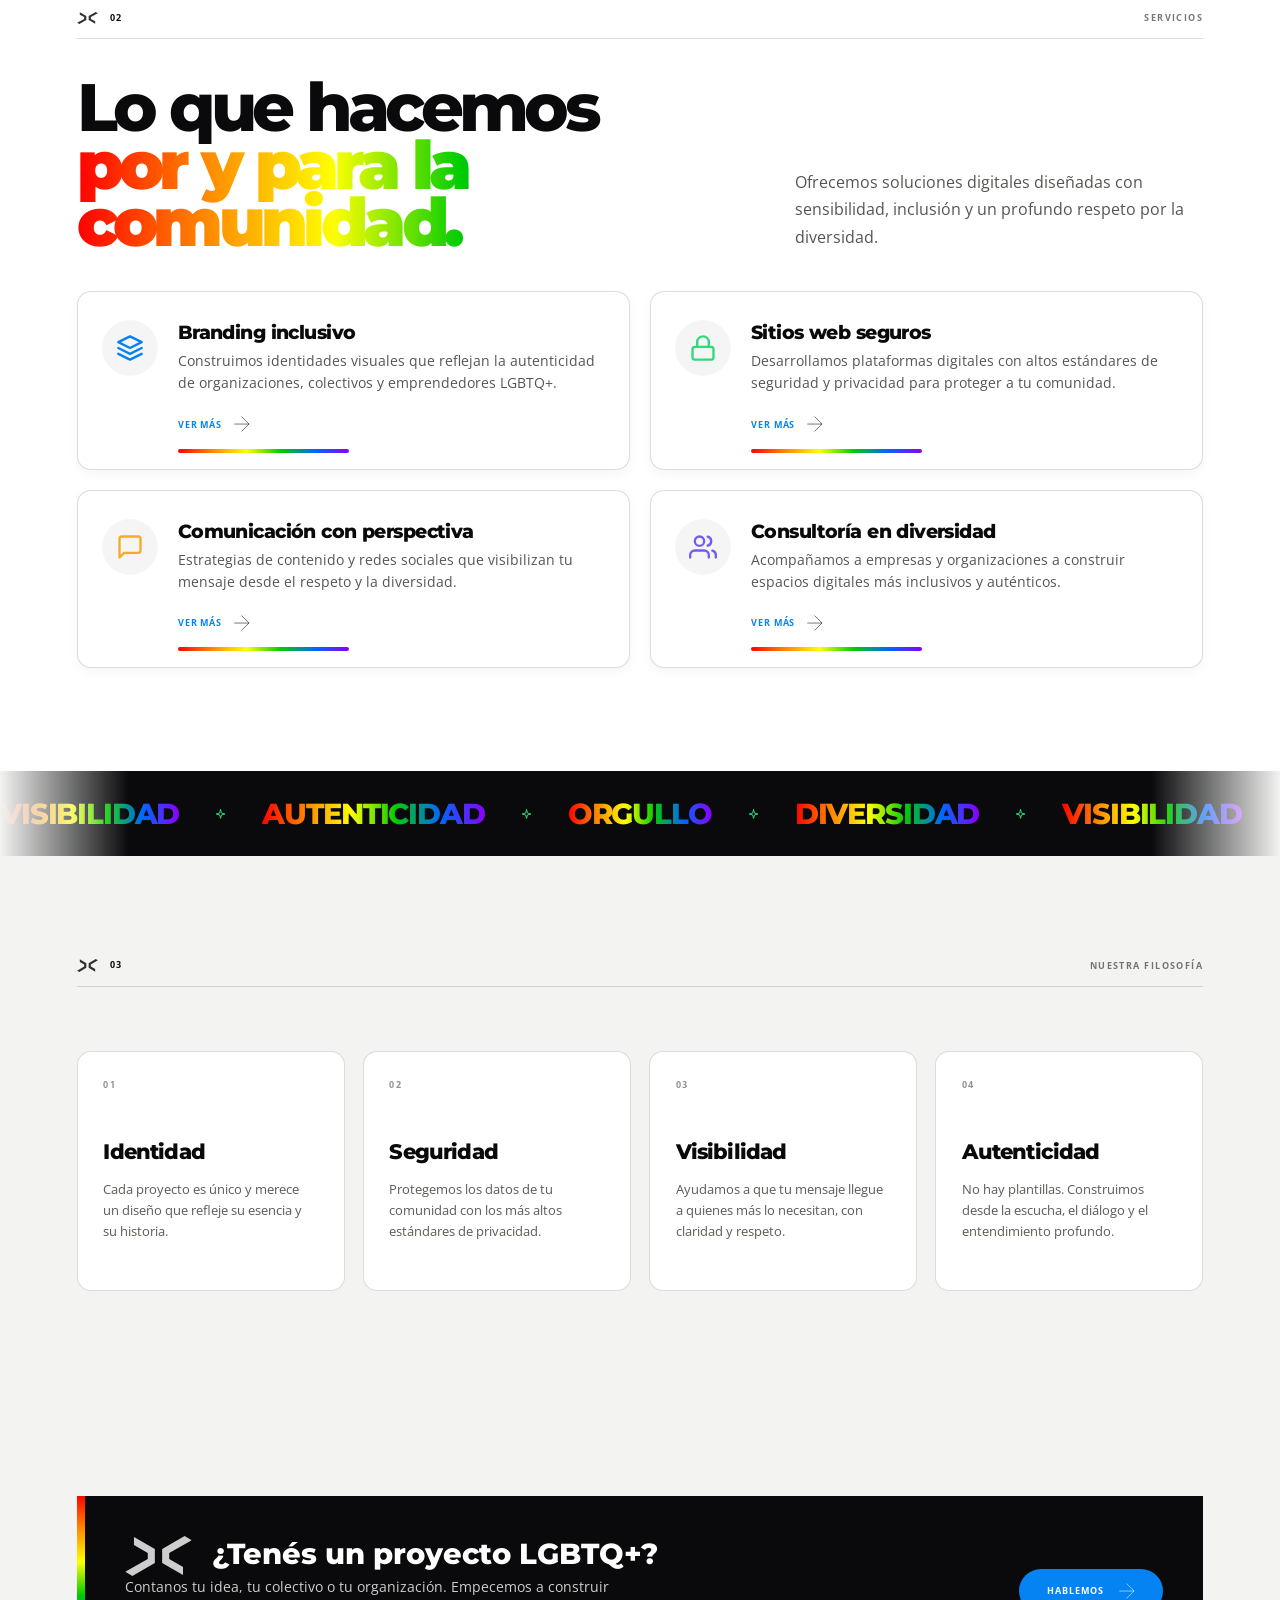
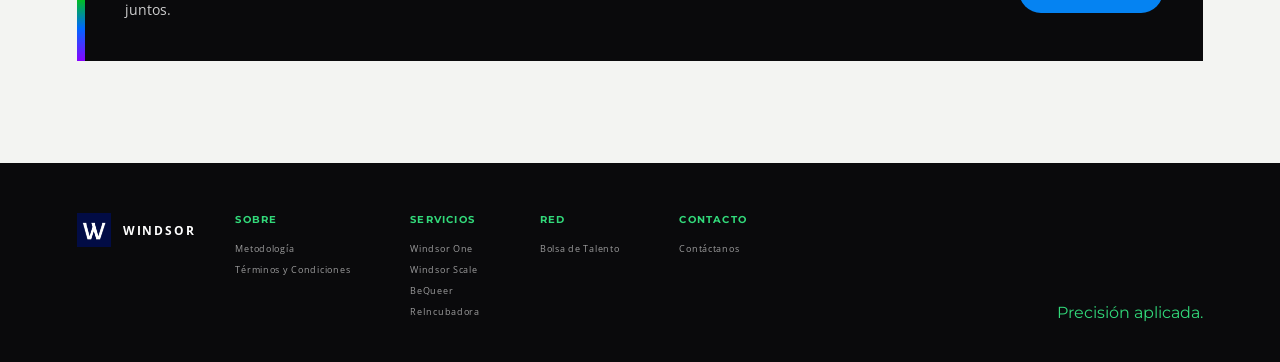
<file: BeQueer.html>
<!DOCTYPE html>
<html lang="es">
<head>
<meta charset="utf-8">
<meta content="width=device-width, initial-scale=1.0" name="viewport">
<title>Windsor · BeQueer</title>
<meta content="Diseñamos y desarrollamos proyectos digitales para la comunidad LGBTQ+ y sus aliados. Branding inclusivo, sitios seguros y comunicación con perspectiva." name="description">
<link href="assets/favicon.png" rel="icon" type="image/png">
<link href="https://fonts.googleapis.com" rel="preconnect">
<link crossorigin="" href="https://fonts.gstatic.com" rel="preconnect">
<link href="https://fonts.googleapis.com/css2?family=Montserrat:wght@400;500;600;700;800;900&family=Open+Sans:wght@400;500;600;700&display=swap" rel="stylesheet">
<link href="styles.css" rel="stylesheet">
</head>
<body class="bequeer-page">

<!-- PRELOADER -->
<div class="preloader">
<div class="preloader-logo">W</div>
<div class="preloader-line"><span></span></div>
<div class="preloader-text">BEQUEER</div>
</div>

<!-- HEADER INYECTADO POR LAYOUT.JS -->
<div id="site-header"></div>

<main>

<!-- HERO CON FONDO DE AMIGOS -->
<section class="hero hero-bg-bequeer">
<div class="hero-noise"></div>
<div class="hero-topline">
    <span>
        <img src="assets/corchetesabiertos.svg" class="corchete-icon" alt=""> 
        BEQUEER BY WINDSOR
    </span>
    <span style="display: flex; align-items: center; gap: 10px;">
        DISEÑO · TECNOLOGÍA · IDENTIDAD
    </span>
</div>
<div class="hero-content">
<div class="hero-small">
    <span class="green-dot"></span>
    ORGULLO · VISIBILIDAD · AUTENTICIDAD
</div>
<h1>Diseño y tecnología <em><span class="rainbow-text">con identidad.</span></em></h1>
<div class="hero-bottom">
<p>Construimos proyectos digitales para la comunidad LGBTQ+ y sus aliados. Branding inclusivo, sitios web seguros y comunicación con perspectiva.</p>
<a class="circle-button" href="#servicios">
    <span>Explorar</span>
    <strong><img src="assets/flechasinfondo.svg" class="icon-white" alt="" style="width: 24px; height: 24px;"></strong>
</a>
</div>
</div>
<div class="rainbow-bar"></div>
</section>

<!-- QUÉ ES BEQUEER -->
<section class="intro section" id="intro">
<div class="section-meta">
    <span>
        <img src="assets/corchetesabiertos.svg" class="corchete-icon" alt="">01
    </span>
    <span>QUÉ ES BEQUEER</span>
</div>
<div class="intro-layout" data-reveal="">
<h2>Un espacio para <span class="rainbow-text" style="text-decoration: none;">proyectos con orgullo.</span></h2>
<div class="intro-copy">
<p>BeQueer es la extensión de Windsor dedicada a acompañar a la comunidad LGBTQ+ en la construcción de su presencia digital. Entendemos que cada proyecto tiene una historia, una identidad y una voz que merece ser contada con autenticidad.</p>
<p>Trabajamos con organizaciones, colectivos, emprendedores y profesionales que quieren visibilizar su trabajo y conectar con su audiencia desde el respeto y la diversidad.</p>
<a class="underlined-link" href="#servicios">Ver servicios <span aria-hidden="true" class="arrow-icon"><img src="assets/flechasinfondo.svg" class="icon-sm icon-black" alt=""></span></a>
</div>
</div>
</section>

<!-- SERVICIOS -->
<section class="section" id="servicios" style="background:var(--white);">
<div class="section-meta">
    <span>
        <img src="assets/corchetesabiertos.svg" class="corchete-icon" alt="">02
    </span>
    <span>SERVICIOS</span>
</div>
<div class="container">
<div class="services-heading" style="padding-top:40px; padding-bottom: 0;">
<h2>Lo que hacemos <span class="rainbow-text" style="text-decoration: none;">por y para la comunidad.</span></h2>
<p>Ofrecemos soluciones digitales diseñadas con sensibilidad, inclusión y un profundo respeto por la diversidad.</p>
</div>
<div class="bequeer-grid">
<!-- Tarjeta 1 -->
<div class="bequeer-card" data-reveal="">
<div class="card-inner">
<div class="icon-wrap" style="color: var(--blue);"><svg viewBox="0 0 24 24"><path d="M12 2L2 7l10 5 10-5-10-5z"></path><path d="M2 17l10 5 10-5"></path><path d="M2 12l10 5 10-5"></path></svg></div>
<div class="card-body">
<h3>Branding inclusivo</h3>
<p>Construimos identidades visuales que reflejan la autenticidad de organizaciones, colectivos y emprendedores LGBTQ+.</p>
<a class="card-link" href="contacto.html"><span class="link-text">Ver más</span><span class="arrow-icon"><img src="assets/flechasinfondo.svg" class="icon-sm icon-black" alt=""></span></a>
<div class="bottom-bar" style="width:40%;"></div>
</div>
</div>
</div>
<!-- Tarjeta 2 -->
<div class="bequeer-card" data-reveal="">
<div class="card-inner">
<div class="icon-wrap" style="color: var(--green);"><svg viewBox="0 0 24 24"><rect height="11" rx="2" ry="2" width="18" x="3" y="11"></rect><path d="M7 11V7a5 5 0 0 1 10 0v4"></path></svg></div>
<div class="card-body">
<h3>Sitios web seguros</h3>
<p>Desarrollamos plataformas digitales con altos estándares de seguridad y privacidad para proteger a tu comunidad.</p>
<a class="card-link" href="contacto.html"><span class="link-text">Ver más</span><span class="arrow-icon"><img src="assets/flechasinfondo.svg" class="icon-sm icon-black" alt=""></span></a>
<div class="bottom-bar" style="width:40%;"></div>
</div>
</div>
</div>
<!-- Tarjeta 3 -->
<div class="bequeer-card" data-reveal="">
<div class="card-inner">
<div class="icon-wrap" style="color: var(--yellow);"><svg viewBox="0 0 24 24"><path d="M21 15a2 2 0 0 1-2 2H7l-4 4V5a2 2 0 0 1 2-2h14a2 2 0 0 1 2 2z"></path></svg></div>
<div class="card-body">
<h3>Comunicación con perspectiva</h3>
<p>Estrategias de contenido y redes sociales que visibilizan tu mensaje desde el respeto y la diversidad.</p>
<a class="card-link" href="contacto.html"><span class="link-text">Ver más</span><span class="arrow-icon"><img src="assets/flechasinfondo.svg" class="icon-sm icon-black" alt=""></span></a>
<div class="bottom-bar" style="width:40%;"></div>
</div>
</div>
</div>
<!-- Tarjeta 4 -->
<div class="bequeer-card" data-reveal="">
<div class="card-inner">
<div class="icon-wrap" style="color: var(--purple);"><svg viewBox="0 0 24 24"><path d="M17 21v-2a4 4 0 0 0-4-4H5a4 4 0 0 0-4 4v2"></path><circle cx="9" cy="7" r="4"></circle><path d="M23 21v-2a4 4 0 0 0-3-3.87"></path><path d="M16 3.13a4 4 0 0 1 0 7.75"></path></svg></div>
<div class="card-body">
<h3>Consultoría en diversidad</h3>
<p>Acompañamos a empresas y organizaciones a construir espacios digitales más inclusivos y auténticos.</p>
<a class="card-link" href="contacto.html"><span class="link-text">Ver más</span><span class="arrow-icon"><img src="assets/flechasinfondo.svg" class="icon-sm icon-black" alt=""></span></a>
<div class="bottom-bar" style="width:40%;"></div>
</div>
</div>
</div>
</div>
</div>
</section>

<!-- STATEMENT MARQUEE (CINTA ARCOÍRIS) -->
<div class="statement-marquee">
<div class="statement-track">
    <!-- BLOQUE 1 -->
    <div class="statement-content">
        <span class="rainbow-text">VISIBILIDAD</span> <b><svg class="svg-icon svg-spark" viewBox="0 0 24 24"><path d="m12 3 1.7 6.3L20 11l-6.3 1.7L12 19l-1.7-6.3L4 11l6.3-1.7L12 3Z"></path></svg></b>
        <span class="rainbow-text">AUTENTICIDAD</span> <b><svg class="svg-icon svg-spark" viewBox="0 0 24 24"><path d="m12 3 1.7 6.3L20 11l-6.3 1.7L12 19l-1.7-6.3L4 11l6.3-1.7L12 3Z"></path></svg></b>
        <span class="rainbow-text">ORGULLO</span> <b><svg class="svg-icon svg-spark" viewBox="0 0 24 24"><path d="m12 3 1.7 6.3L20 11l-6.3 1.7L12 19l-1.7-6.3L4 11l6.3-1.7L12 3Z"></path></svg></b>
        <span class="rainbow-text">DIVERSIDAD</span> <b><svg class="svg-icon svg-spark" viewBox="0 0 24 24"><path d="m12 3 1.7 6.3L20 11l-6.3 1.7L12 19l-1.7-6.3L4 11l6.3-1.7L12 3Z"></path></svg></b>
        <span class="rainbow-text">VISIBILIDAD</span> <b><svg class="svg-icon svg-spark" viewBox="0 0 24 24"><path d="m12 3 1.7 6.3L20 11l-6.3 1.7L12 19l-1.7-6.3L4 11l6.3-1.7L12 3Z"></path></svg></b>
        <span class="rainbow-text">AUTENTICIDAD</span> <b><svg class="svg-icon svg-spark" viewBox="0 0 24 24"><path d="m12 3 1.7 6.3L20 11l-6.3 1.7L12 19l-1.7-6.3L4 11l6.3-1.7L12 3Z"></path></svg></b>
        <span class="rainbow-text">ORGULLO</span> <b><svg class="svg-icon svg-spark" viewBox="0 0 24 24"><path d="m12 3 1.7 6.3L20 11l-6.3 1.7L12 19l-1.7-6.3L4 11l6.3-1.7L12 3Z"></path></svg></b>
        <span class="rainbow-text">DIVERSIDAD</span> <b><svg class="svg-icon svg-spark" viewBox="0 0 24 24"><path d="m12 3 1.7 6.3L20 11l-6.3 1.7L12 19l-1.7-6.3L4 11l6.3-1.7L12 3Z"></path></svg></b>
    </div>
    <!-- BLOQUE 2 (DUPLICADO PARA EL BUCLE) -->
    <div class="statement-content">
        <span class="rainbow-text">VISIBILIDAD</span> <b><svg class="svg-icon svg-spark" viewBox="0 0 24 24"><path d="m12 3 1.7 6.3L20 11l-6.3 1.7L12 19l-1.7-6.3L4 11l6.3-1.7L12 3Z"></path></svg></b>
        <span class="rainbow-text">AUTENTICIDAD</span> <b><svg class="svg-icon svg-spark" viewBox="0 0 24 24"><path d="m12 3 1.7 6.3L20 11l-6.3 1.7L12 19l-1.7-6.3L4 11l6.3-1.7L12 3Z"></path></svg></b>
        <span class="rainbow-text">ORGULLO</span> <b><svg class="svg-icon svg-spark" viewBox="0 0 24 24"><path d="m12 3 1.7 6.3L20 11l-6.3 1.7L12 19l-1.7-6.3L4 11l6.3-1.7L12 3Z"></path></svg></b>
        <span class="rainbow-text">DIVERSIDAD</span> <b><svg class="svg-icon svg-spark" viewBox="0 0 24 24"><path d="m12 3 1.7 6.3L20 11l-6.3 1.7L12 19l-1.7-6.3L4 11l6.3-1.7L12 3Z"></path></svg></b>
        <span class="rainbow-text">VISIBILIDAD</span> <b><svg class="svg-icon svg-spark" viewBox="0 0 24 24"><path d="m12 3 1.7 6.3L20 11l-6.3 1.7L12 19l-1.7-6.3L4 11l6.3-1.7L12 3Z"></path></svg></b>
        <span class="rainbow-text">AUTENTICIDAD</span> <b><svg class="svg-icon svg-spark" viewBox="0 0 24 24"><path d="m12 3 1.7 6.3L20 11l-6.3 1.7L12 19l-1.7-6.3L4 11l6.3-1.7L12 3Z"></path></svg></b>
        <span class="rainbow-text">ORGULLO</span> <b><svg class="svg-icon svg-spark" viewBox="0 0 24 24"><path d="m12 3 1.7 6.3L20 11l-6.3 1.7L12 19l-1.7-6.3L4 11l6.3-1.7L12 3Z"></path></svg></b>
        <span class="rainbow-text">DIVERSIDAD</span> <b><svg class="svg-icon svg-spark" viewBox="0 0 24 24"><path d="m12 3 1.7 6.3L20 11l-6.3 1.7L12 19l-1.7-6.3L4 11l6.3-1.7L12 3Z"></path></svg></b>
    </div>
</div>
</div>

<!-- FILOSOFÍA -->
<section class="principles section">
<div class="section-meta">
    <span>
        <img src="assets/corchetesabiertos.svg" class="corchete-icon" alt="">03
    </span>
    <span>NUESTRA FILOSOFÍA</span>
</div>
<div class="principles-grid">
<div data-reveal=""><span>01</span><h3>Identidad</h3><p>Cada proyecto es único y merece un diseño que refleje su esencia y su historia.</p></div>
<div data-reveal=""><span>02</span><h3>Seguridad</h3><p>Protegemos los datos de tu comunidad con los más altos estándares de privacidad.</p></div>
<div data-reveal=""><span>03</span><h3>Visibilidad</h3><p>Ayudamos a que tu mensaje llegue a quienes más lo necesitan, con claridad y respeto.</p></div>
<div data-reveal=""><span>04</span><h3>Autenticidad</h3><p>No hay plantillas. Construimos desde la escucha, el diálogo y el entendimiento profundo.</p></div>
</div>
</section>

<!-- CTA FINAL (ARCOÍRIS) -->
<section class="section" style="background:var(--cream);">
<div class="container">
<div class="cta-rainbow" data-reveal="">
<div>
<h3><img src="assets/corchetesabiertos.svg" class="corchete-icon" alt=""> ¿Tenés un proyecto LGBTQ+?</h3>
<p>Contanos tu idea, tu colectivo o tu organización. Empecemos a construir juntos.</p>
</div>
<a class="hook-button" href="contacto.html">
    Hablemos
    <span aria-hidden="true" class="arrow-icon">
        <img src="assets/flechasinfondo.svg" class="icon-sm icon-white" alt="">
    </span>
</a>
</div>
</div>
</section>

</main>

<!-- FOOTER INYECTADO POR LAYOUT.JS -->
<div id="site-footer"></div>

<script src="layout.js"></script>
<script src="script.js"></script>
</body>
</html>
</file>
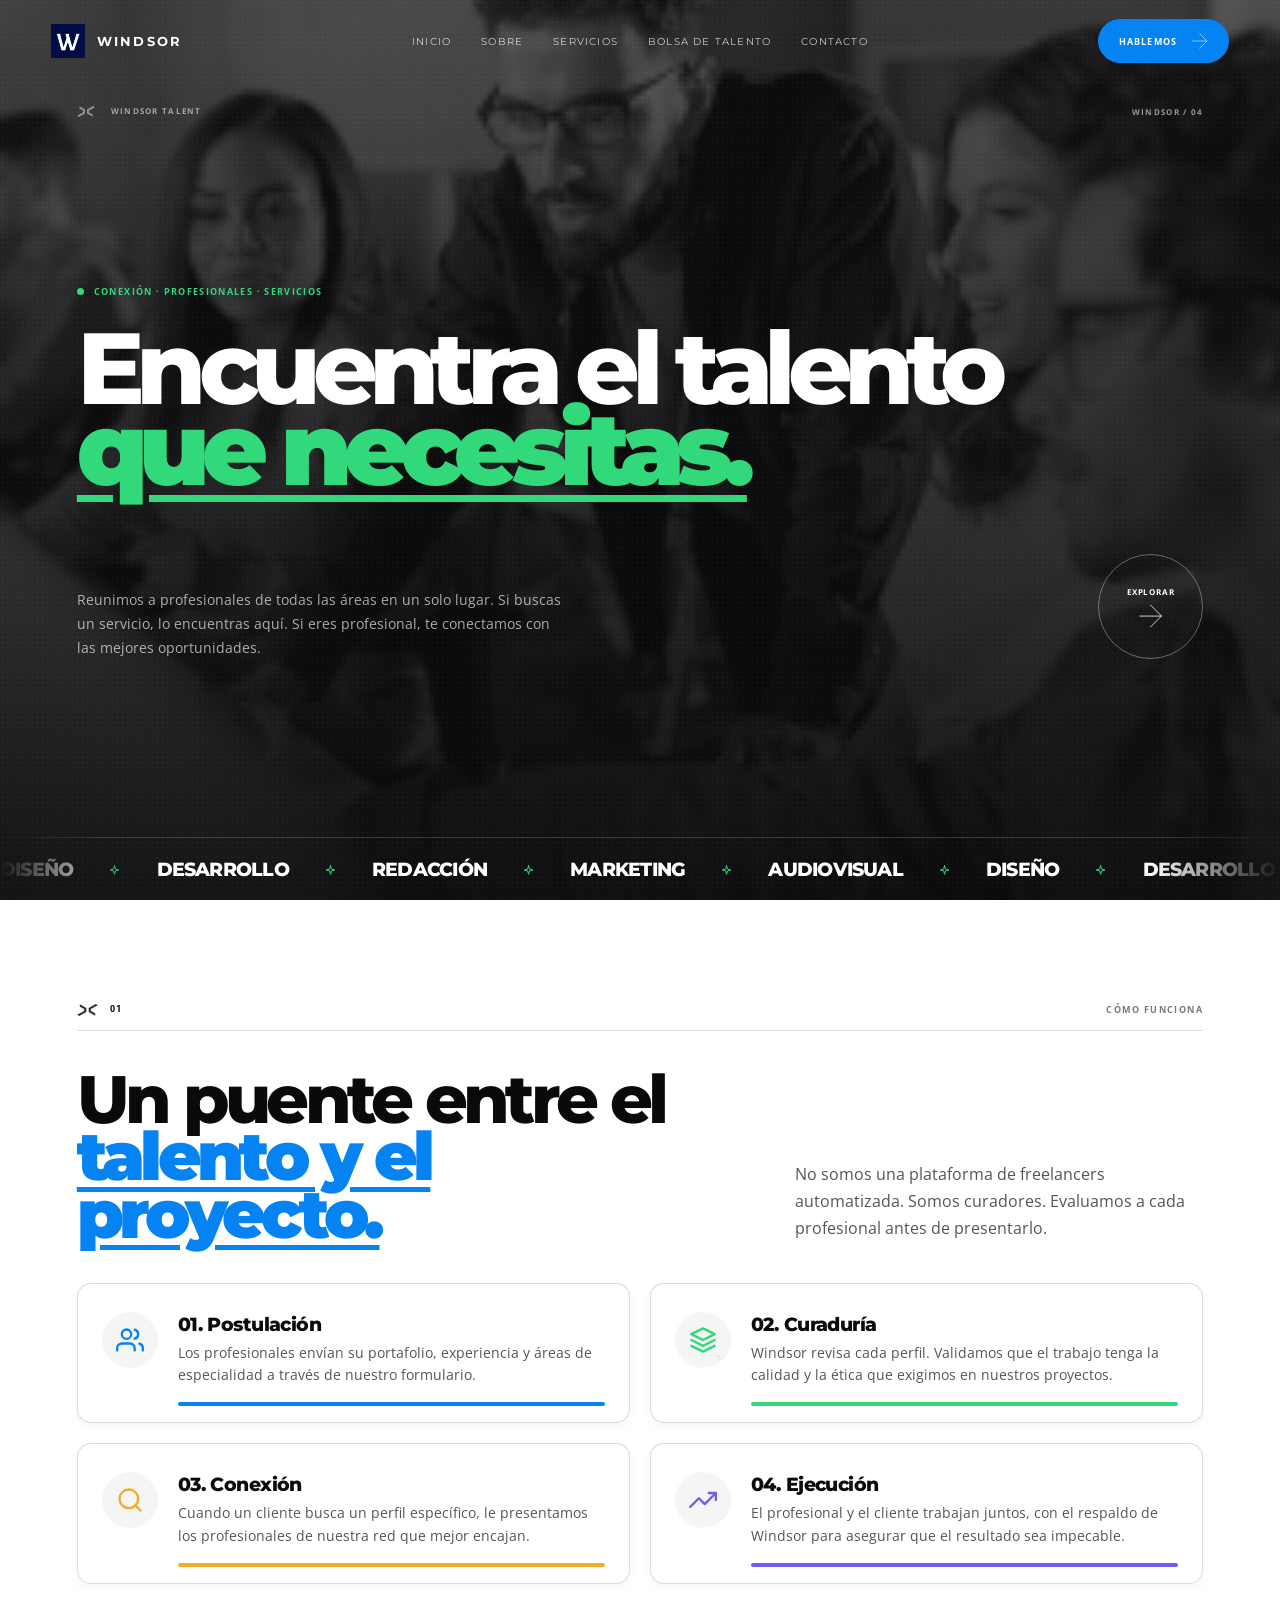
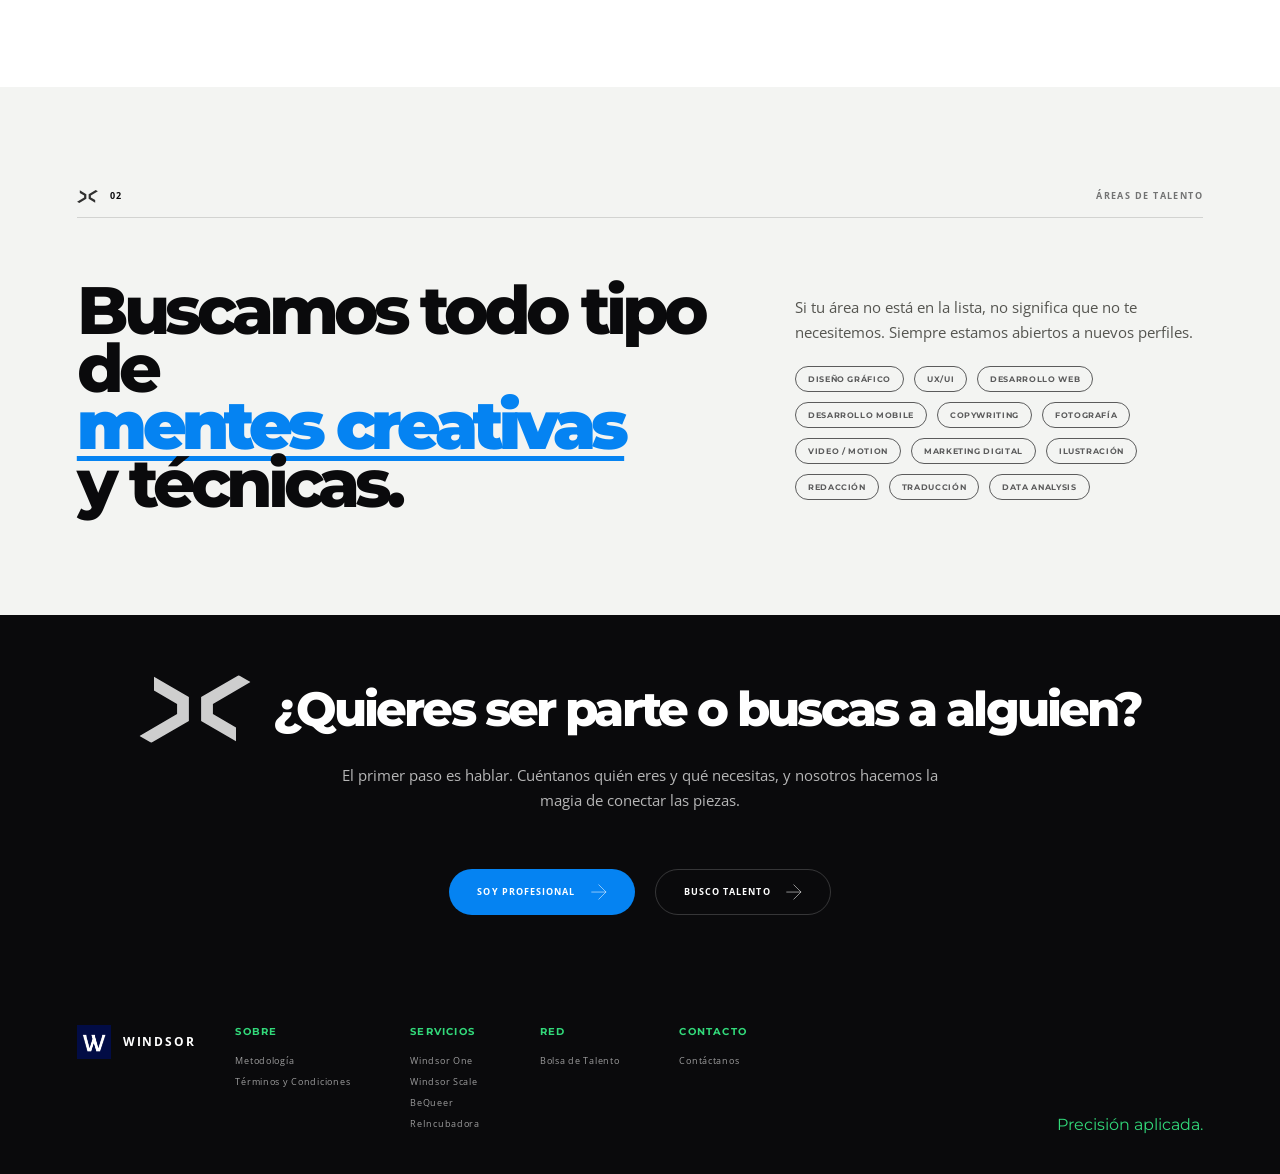
<file: bolsa-talento.html>
<!DOCTYPE html>
<html lang="es">
<head>
<meta charset="utf-8">
<meta content="width=device-width, initial-scale=1.0" name="viewport">
<title>Windsor · Bolsa de Talento</title>
<meta content="Conectamos profesionales de todas las áreas con clientes que buscan servicios de calidad. Únete a la red de Windsor." name="description">
<link href="assets/favicon.png" rel="icon" type="image/png">
<link href="https://fonts.googleapis.com" rel="preconnect">
<link crossorigin="" href="https://fonts.gstatic.com" rel="preconnect">
<link href="https://fonts.googleapis.com/css2?family=Montserrat:wght@400;500;600;700;800;900&family=Open+Sans:wght@400;500;600;700&display=swap" rel="stylesheet">
<link href="styles.css" rel="stylesheet">
</head>
<body class="">

<!-- PRELOADER -->
<div class="preloader">
<div class="preloader-logo">W</div>
<div class="preloader-line"><span></span></div>
<div class="preloader-text">WINDSOR</div>
</div>

<!-- HEADER INYECTADO POR LAYOUT.JS -->
<div id="site-header"></div>

<main>

<!-- HERO CON FONDO DE DIÁLOGO -->
<section class="hero hero-bg-talent">
<div class="hero-noise"></div>
<div class="hero-topline">
    <span>
        <img src="assets/corchetesabiertos.svg" class="corchete-icon" alt=""> 
        WINDSOR TALENT
    </span>
    <span style="display: flex; align-items: center; gap: 10px;">
        WINDSOR / 04
    </span>
</div>
<div class="hero-content">
<div class="hero-small">
    <span class="green-dot"></span>
    CONEXIÓN · PROFESIONALES · SERVICIOS
</div>
<h1>Encuentra el talento <em>que necesitas.</em></h1>
<div class="hero-bottom">
<p>Reunimos a profesionales de todas las áreas en un solo lugar. Si buscas un servicio, lo encuentras aquí. Si eres profesional, te conectamos con las mejores oportunidades.</p>
<a class="circle-button" href="#como-funciona">
    <span>Explorar</span>
    <strong><img src="assets/flechasinfondo.svg" class="icon-white" alt="" style="width: 24px; height: 24px;"></strong>
</a>
</div>
</div>
<div class="hero-marquee">
<div class="marquee-track">
    <!-- BLOQUE 1 -->
    <div class="marquee-content">
        <span>DISEÑO</span> <b><svg class="svg-icon svg-spark" viewBox="0 0 24 24"><path d="m12 3 1.7 6.3L20 11l-6.3 1.7L12 19l-1.7-6.3L4 11l6.3-1.7L12 3Z"></path></svg></b>
        <span>DESARROLLO</span> <b><svg class="svg-icon svg-spark" viewBox="0 0 24 24"><path d="m12 3 1.7 6.3L20 11l-6.3 1.7L12 19l-1.7-6.3L4 11l6.3-1.7L12 3Z"></path></svg></b>
        <span>REDACCIÓN</span> <b><svg class="svg-icon svg-spark" viewBox="0 0 24 24"><path d="m12 3 1.7 6.3L20 11l-6.3 1.7L12 19l-1.7-6.3L4 11l6.3-1.7L12 3Z"></path></svg></b>
        <span>MARKETING</span> <b><svg class="svg-icon svg-spark" viewBox="0 0 24 24"><path d="m12 3 1.7 6.3L20 11l-6.3 1.7L12 19l-1.7-6.3L4 11l6.3-1.7L12 3Z"></path></svg></b>
        <span>AUDIOVISUAL</span> <b><svg class="svg-icon svg-spark" viewBox="0 0 24 24"><path d="m12 3 1.7 6.3L20 11l-6.3 1.7L12 19l-1.7-6.3L4 11l6.3-1.7L12 3Z"></path></svg></b>
        <span>DISEÑO</span> <b><svg class="svg-icon svg-spark" viewBox="0 0 24 24"><path d="m12 3 1.7 6.3L20 11l-6.3 1.7L12 19l-1.7-6.3L4 11l6.3-1.7L12 3Z"></path></svg></b>
        <span>DESARROLLO</span> <b><svg class="svg-icon svg-spark" viewBox="0 0 24 24"><path d="m12 3 1.7 6.3L20 11l-6.3 1.7L12 19l-1.7-6.3L4 11l6.3-1.7L12 3Z"></path></svg></b>
        <span>REDACCIÓN</span> <b><svg class="svg-icon svg-spark" viewBox="0 0 24 24"><path d="m12 3 1.7 6.3L20 11l-6.3 1.7L12 19l-1.7-6.3L4 11l6.3-1.7L12 3Z"></path></svg></b>
        <span>MARKETING</span> <b><svg class="svg-icon svg-spark" viewBox="0 0 24 24"><path d="m12 3 1.7 6.3L20 11l-6.3 1.7L12 19l-1.7-6.3L4 11l6.3-1.7L12 3Z"></path></svg></b>
        <span>AUDIOVISUAL</span> <b><svg class="svg-icon svg-spark" viewBox="0 0 24 24"><path d="m12 3 1.7 6.3L20 11l-6.3 1.7L12 19l-1.7-6.3L4 11l6.3-1.7L12 3Z"></path></svg></b>
    </div>
    <!-- BLOQUE 2 (DUPLICADO PARA EL BUCLE INFINITO) -->
    <div class="marquee-content">
        <span>DISEÑO</span> <b><svg class="svg-icon svg-spark" viewBox="0 0 24 24"><path d="m12 3 1.7 6.3L20 11l-6.3 1.7L12 19l-1.7-6.3L4 11l6.3-1.7L12 3Z"></path></svg></b>
        <span>DESARROLLO</span> <b><svg class="svg-icon svg-spark" viewBox="0 0 24 24"><path d="m12 3 1.7 6.3L20 11l-6.3 1.7L12 19l-1.7-6.3L4 11l6.3-1.7L12 3Z"></path></svg></b>
        <span>REDACCIÓN</span> <b><svg class="svg-icon svg-spark" viewBox="0 0 24 24"><path d="m12 3 1.7 6.3L20 11l-6.3 1.7L12 19l-1.7-6.3L4 11l6.3-1.7L12 3Z"></path></svg></b>
        <span>MARKETING</span> <b><svg class="svg-icon svg-spark" viewBox="0 0 24 24"><path d="m12 3 1.7 6.3L20 11l-6.3 1.7L12 19l-1.7-6.3L4 11l6.3-1.7L12 3Z"></path></svg></b>
        <span>AUDIOVISUAL</span> <b><svg class="svg-icon svg-spark" viewBox="0 0 24 24"><path d="m12 3 1.7 6.3L20 11l-6.3 1.7L12 19l-1.7-6.3L4 11l6.3-1.7L12 3Z"></path></svg></b>
        <span>DISEÑO</span> <b><svg class="svg-icon svg-spark" viewBox="0 0 24 24"><path d="m12 3 1.7 6.3L20 11l-6.3 1.7L12 19l-1.7-6.3L4 11l6.3-1.7L12 3Z"></path></svg></b>
        <span>DESARROLLO</span> <b><svg class="svg-icon svg-spark" viewBox="0 0 24 24"><path d="m12 3 1.7 6.3L20 11l-6.3 1.7L12 19l-1.7-6.3L4 11l6.3-1.7L12 3Z"></path></svg></b>
        <span>REDACCIÓN</span> <b><svg class="svg-icon svg-spark" viewBox="0 0 24 24"><path d="m12 3 1.7 6.3L20 11l-6.3 1.7L12 19l-1.7-6.3L4 11l6.3-1.7L12 3Z"></path></svg></b>
        <span>MARKETING</span> <b><svg class="svg-icon svg-spark" viewBox="0 0 24 24"><path d="m12 3 1.7 6.3L20 11l-6.3 1.7L12 19l-1.7-6.3L4 11l6.3-1.7L12 3Z"></path></svg></b>
        <span>AUDIOVISUAL</span> <b><svg class="svg-icon svg-spark" viewBox="0 0 24 24"><path d="m12 3 1.7 6.3L20 11l-6.3 1.7L12 19l-1.7-6.3L4 11l6.3-1.7L12 3Z"></path></svg></b>
    </div>
</div>
</div>
</section>

<!-- CÓMO FUNCIONA -->
<section class="section" id="como-funciona" style="background:var(--white);">
<div class="section-meta">
    <span>
        <img src="assets/corchetesabiertos.svg" class="corchete-icon" alt="">01
    </span>
    <span>CÓMO FUNCIONA</span>
</div>
<div class="container">
<div class="services-heading" style="padding-top:40px; padding-bottom: 0;">
<h2>Un puente entre el <span>talento y el proyecto.</span></h2>
<p>No somos una plataforma de freelancers automatizada. Somos curadores. Evaluamos a cada profesional antes de presentarlo.</p>
</div>
<div class="one-cards-grid">
<!-- Paso 1 -->
<div class="one-card" data-reveal="">
<div class="card-inner">
<div class="icon-wrap blue"><svg viewBox="0 0 24 24"><path d="M16 21v-2a4 4 0 0 0-4-4H5a4 4 0 0 0-4 4v2"></path><circle cx="9" cy="7" r="4"></circle><path d="M23 21v-2a4 4 0 0 0-3-3.87"></path><path d="M16 3.13a4 4 0 0 1 0 7.75"></path></svg></div>
<div class="card-body">
<h3>01. Postulación</h3>
<p>Los profesionales envían su portafolio, experiencia y áreas de especialidad a través de nuestro formulario.</p>
<div class="bottom-bar blue" style="width:100%;"></div>
</div>
</div>
</div>
<!-- Paso 2 -->
<div class="one-card" data-reveal="">
<div class="card-inner">
<div class="icon-wrap green"><svg viewBox="0 0 24 24"><path d="M12 2L2 7l10 5 10-5-10-5z"></path><path d="M2 17l10 5 10-5"></path><path d="M2 12l10 5 10-5"></path></svg></div>
<div class="card-body">
<h3>02. Curaduría</h3>
<p>Windsor revisa cada perfil. Validamos que el trabajo tenga la calidad y la ética que exigimos en nuestros proyectos.</p>
<div class="bottom-bar green" style="width:100%;"></div>
</div>
</div>
</div>
<!-- Paso 3 -->
<div class="one-card" data-reveal="">
<div class="card-inner">
<div class="icon-wrap yellow"><svg viewBox="0 0 24 24"><circle cx="11" cy="11" r="8"></circle><line x1="21" x2="16.65" y1="21" y2="16.65"></line></svg></div>
<div class="card-body">
<h3>03. Conexión</h3>
<p>Cuando un cliente busca un perfil específico, le presentamos los profesionales de nuestra red que mejor encajan.</p>
<div class="bottom-bar yellow" style="width:100%;"></div>
</div>
</div>
</div>
<!-- Paso 4 -->
<div class="one-card" data-reveal="">
<div class="card-inner">
<div class="icon-wrap purple"><svg viewBox="0 0 24 24"><polyline points="23 6 13.5 15.5 8.5 10.5 1 18"></polyline><polyline points="17 6 23 6 23 12"></polyline></svg></div>
<div class="card-body">
<h3>04. Ejecución</h3>
<p>El profesional y el cliente trabajan juntos, con el respaldo de Windsor para asegurar que el resultado sea impecable.</p>
<div class="bottom-bar purple" style="width:100%;"></div>
</div>
</div>
</div>
</div>
</div>
</section>

<!-- ÁREAS DE TALENTO (Tags) -->
<section class="intro section">
<div class="section-meta">
    <span>
        <img src="assets/corchetesabiertos.svg" class="corchete-icon" alt="">02
    </span>
    <span>ÁREAS DE TALENTO</span>
</div>
<div class="intro-layout" data-reveal="" style="align-items: center;">
<div>
<h2>Buscamos todo tipo de <span>mentes creativas</span> y técnicas.</h2>
</div>
<div class="intro-copy">
<p>Si tu área no está en la lista, no significa que no te necesitemos. Siempre estamos abiertos a nuevos perfiles.</p>
<div class="card-tags" style="margin-top: 20px; gap: 10px; border-color: transparent;">
    <span>Diseño Gráfico</span>
    <span>UX/UI</span>
    <span>Desarrollo Web</span>
    <span>Desarrollo Mobile</span>
    <span>Copywriting</span>
    <span>Fotografía</span>
    <span>Video / Motion</span>
    <span>Marketing Digital</span>
    <span>Ilustración</span>
    <span>Redacción</span>
    <span>Traducción</span>
    <span>Data Analysis</span>
</div>
</div>
</div>
</section>

<!-- CTA DOBLE (Para Talentos y para Clientes) -->
<section class="cide-link section">
<div class="container">
<h2>
    <img src="assets/corchetesabiertos.svg" class="corchete-icon" alt=""> 
    ¿Quieres ser parte o buscas a alguien?
</h2>
<p>El primer paso es hablar. Cuéntanos quién eres y qué necesitas, y nosotros hacemos la magia de conectar las piezas.</p>
<div style="display: flex; gap: 20px; justify-content: center; flex-wrap: wrap; margin-top: 30px;">
    <a class="hook-button" href="contacto.html">Soy Profesional <span aria-hidden="true" class="arrow-icon"><img src="assets/flechasinfondo.svg" class="icon-sm icon-white" alt=""></span></a>
    <a class="hook-button hook-button-outline" href="contacto.html">Busco Talento <span aria-hidden="true" class="arrow-icon"><img src="assets/flechasinfondo.svg" class="icon-sm icon-white" alt=""></span></a>
</div>
</div>
</section>

</main>

<!-- FOOTER INYECTADO POR LAYOUT.JS -->
<div id="site-footer"></div>

<script src="layout.js"></script>
<script src="script.js"></script>
</body>
</html>
</file>
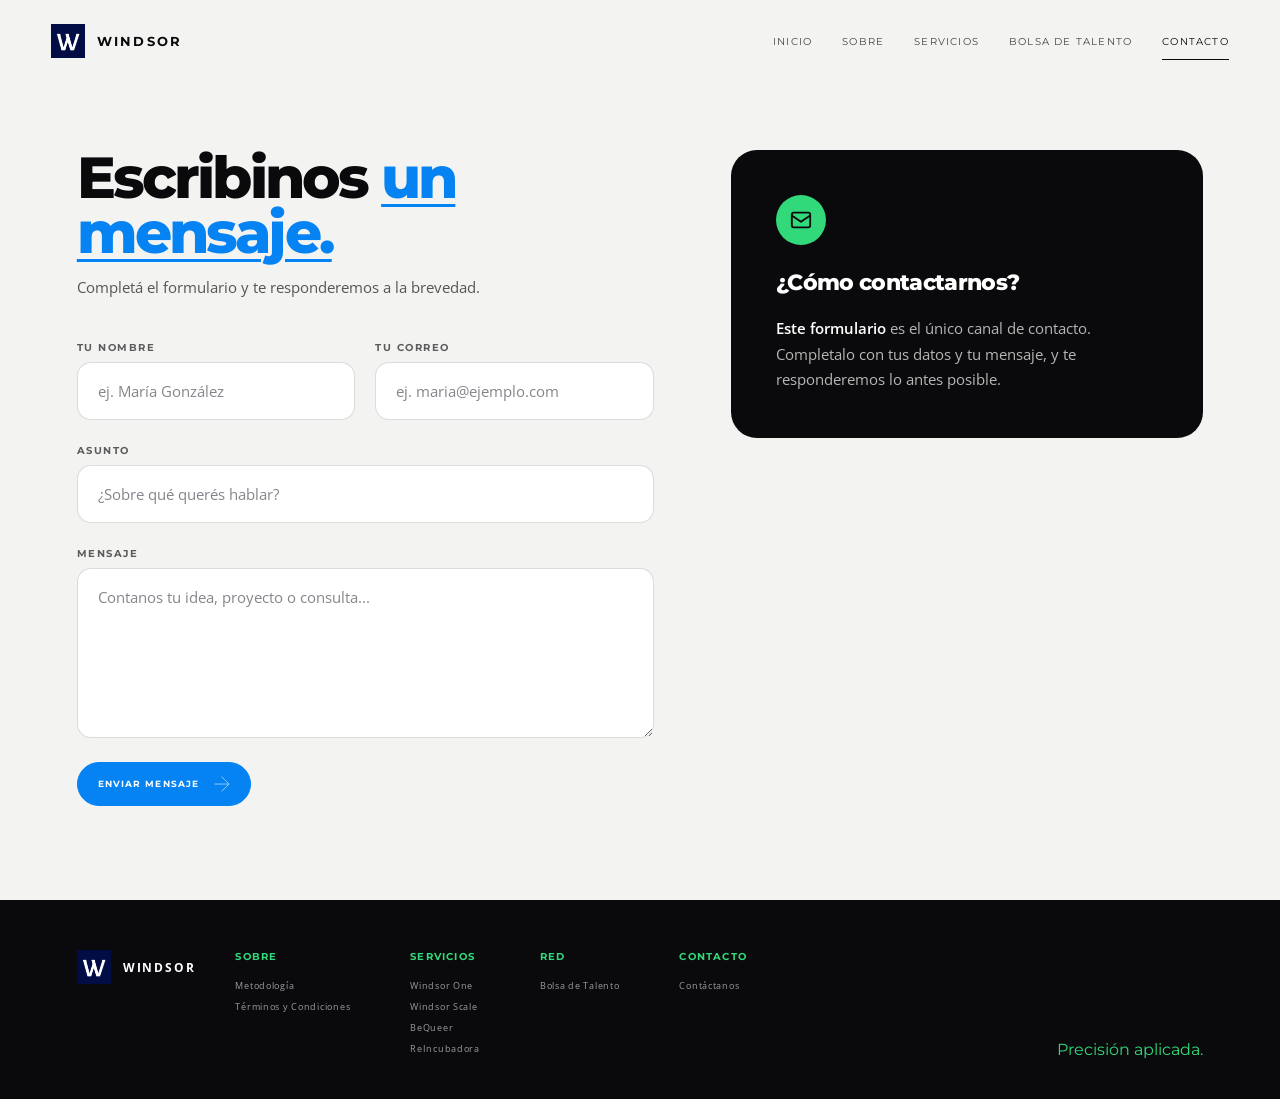
<file: contacto.html>
<!DOCTYPE html>
<html lang="es">
<head>
<meta charset="utf-8">
<meta content="width=device-width, initial-scale=1.0" name="viewport">
<title>Windsor · Contacto</title>
<meta content="Ponte en contacto con Windsor. Cuéntanos tu proyecto, idea o consulta." name="description">
<link href="assets/favicon.png" rel="icon" type="image/png">
<link href="https://fonts.googleapis.com" rel="preconnect">
<link crossorigin="" href="https://fonts.gstatic.com" rel="preconnect">
<link href="https://fonts.googleapis.com/css2?family=Montserrat:wght@400;500;600;700;800;900&family=Open+Sans:wght@400;500;600;700&display=swap" rel="stylesheet">
<link href="styles.css" rel="stylesheet">
</head>
<body class="page-contact">

<!-- PRELOADER -->
<div class="preloader">
<div class="preloader-logo">W</div>
<div class="preloader-line"><span></span></div>
<div class="preloader-text">WINDSOR</div>
</div>

<!-- HEADER INYECTADO POR LAYOUT.JS -->
<div id="site-header"></div>

<main class="contact-page-wrapper">
<div class="contact-grid">
<div class="contact-form">
    
    <!-- Formulario -->
    <div id="formContainer">
        <h2>Escribinos <em>un mensaje.</em></h2>
        <p class="subtitle">Completá el formulario y te responderemos a la brevedad.</p>
        
        <form id="contactForm" action="https://formsubmit.co/ajax/alexhrnndz32@gmail.com" method="POST">
            <input type="hidden" name="_subject" value="Nuevo mensaje desde Windsor">
            <input type="hidden" name="_captcha" value="false">
            
            <div class="form-row">
                <div class="form-group">
                    <label for="nombre">Tu nombre</label>
                    <input id="nombre" name="nombre" placeholder="ej. María González" required type="text">
                </div>
                <div class="form-group">
                    <label for="email">Tu correo</label>
                    <input id="email" name="email" placeholder="ej. maria@ejemplo.com" required type="email">
                </div>
            </div>
            
            <div class="form-group">
                <label for="asunto">Asunto</label>
                <input id="asunto" name="asunto" placeholder="¿Sobre qué querés hablar?" required type="text">
            </div>
            
            <div class="form-group">
                <label for="mensaje">Mensaje</label>
                <textarea id="mensaje" name="mensaje" placeholder="Contanos tu idea, proyecto o consulta..." required></textarea>
            </div>
            
            <button class="submit-btn" id="submitBtn" type="submit">
                <span class="btn-text">Enviar mensaje</span>
                <span class="spinner"></span>
                <span class="arrow-icon">
                    <img src="assets/flechasinfondo.svg" class="icon-white" alt="" style="width: 16px; height: 16px;">
                </span>
            </button>
        </form>
    </div>

    <!-- Estado de éxito (oculto) -->
    <div class="form-success-state" id="successState">
        <div class="success-icon-wrap">
            <svg viewBox="0 0 24 24"><circle cx="12" cy="12" r="9"></circle><path d="m8 12 3 3 5-6"></path></svg>
        </div>
        <h3>¡Mensaje enviado!</h3>
        <p>Gracias por escribirnos. Te responderemos a la brevedad.</p>
        <div class="actions">
            <a class="btn-primary" href="index.html">Volver al inicio</a>
            <button class="btn-secondary" id="sendAnotherBtn" type="button">Enviar otro mensaje</button>
        </div>
    </div>

    <!-- Error -->
    <div class="error-message" id="errorMessage">
        <svg viewBox="0 0 24 24"><circle cx="12" cy="12" r="9"></circle><path d="m9 9 6 6M15 9l-6 6"></path></svg>
        Hubo un error al enviar el mensaje. Intentá de nuevo más tarde.
    </div>
</div>

<!-- Info Tarjeta -->
<div class="contact-info">
    <span class="info-icon">
        <svg viewBox="0 0 24 24">
            <rect x="2" y="4" width="20" height="16" rx="2"></rect>
            <path d="m22 7-10 7L2 7"></path>
        </svg>
    </span>
    <h3>¿Cómo contactarnos?</h3>
    <p class="info-text"><strong>Este formulario</strong> es el único canal de contacto.<br>Completalo con tus datos y tu mensaje, y te responderemos lo antes posible.</p>
</div>
</div>
</main>

<!-- FOOTER INYECTADO POR LAYOUT.JS -->
<div id="site-footer"></div>

<script src="layout.js"></script>
<script src="script.js"></script>
<script>
/* =========================================================
   ENVÍO CON FORMSUBMIT (AJAX)
========================================================= */
(function () {
    const form = document.getElementById('contactForm');
    const submitBtn = document.getElementById('submitBtn');
    const errorMsg = document.getElementById('errorMessage');
    const formContainer = document.getElementById('formContainer');
    const successState = document.getElementById('successState');
    const sendAnotherBtn = document.getElementById('sendAnotherBtn');

    if (!form) return;

    form.addEventListener('submit', async function (e) {
        e.preventDefault();
        errorMsg.classList.remove('show');

        const nombre  = document.getElementById('nombre').value.trim();
        const email   = document.getElementById('email').value.trim();
        const asunto  = document.getElementById('asunto').value.trim();
        const mensaje = document.getElementById('mensaje').value.trim();

        if (!nombre || !email || !asunto || !mensaje) {
            alert('Por favor, completá todos los campos.');
            return;
        }

        submitBtn.classList.add('loading');
        submitBtn.disabled = true;

        const formData = new FormData(form);

        try {
            const response = await fetch(form.action, {
                method: 'POST',
                body: formData,
                headers: {
                    'Accept': 'application/json'
                }
            });

            const json = await response.json();

            if (!response.ok || json.success === "false" || json.success === false) {
                throw new Error(json.message || 'Error en el envío');
            }

            // Éxito
            formContainer.style.display = 'none';
            successState.classList.add('show');
            form.reset();

        } catch (error) {
            console.error('[Windsor] Error al enviar formulario:', error);
            errorMsg.classList.add('show');
            setTimeout(() => errorMsg.classList.remove('show'), 8000);
        } finally {
            submitBtn.classList.remove('loading');
            submitBtn.disabled = false;
        }
    });

    if (sendAnotherBtn) {
        sendAnotherBtn.addEventListener('click', function () {
            successState.classList.remove('show');
            formContainer.style.display = 'block';
        });
    }
})();
</script>
</body>
</html>
</file>
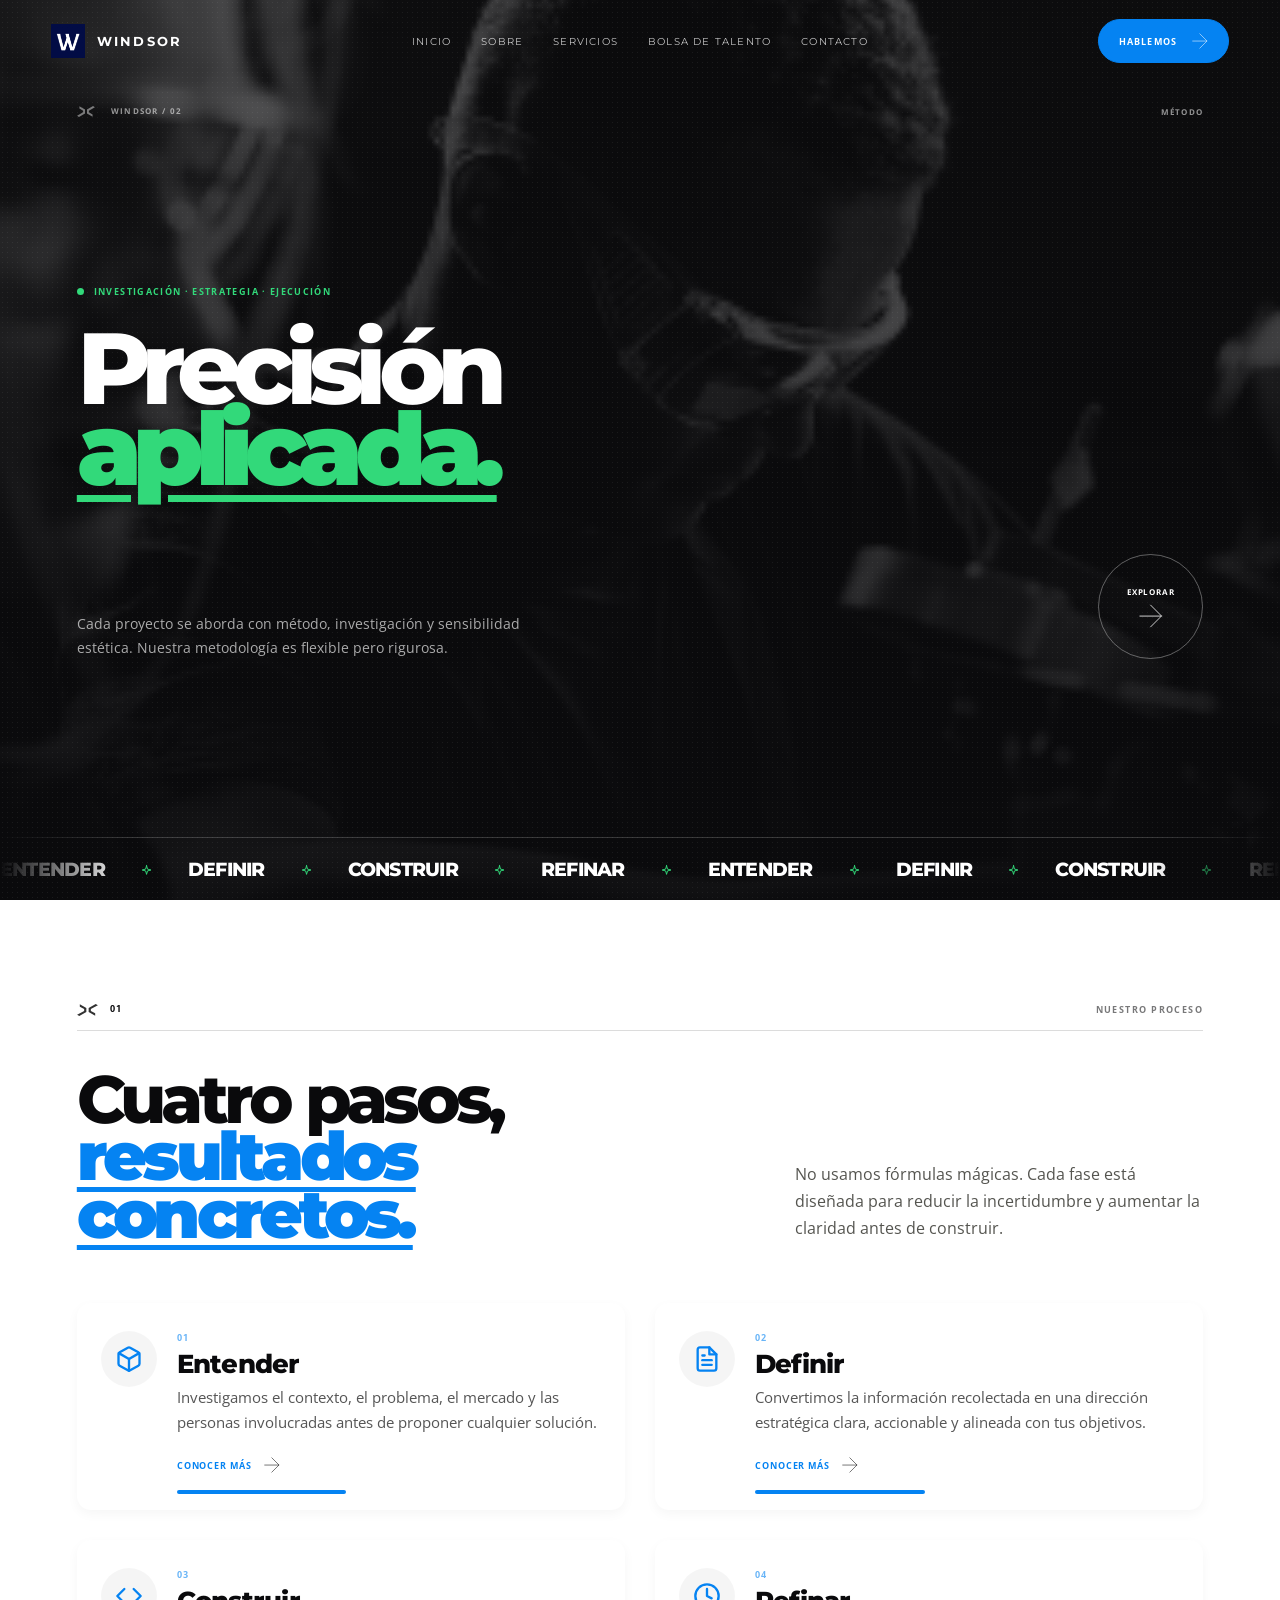
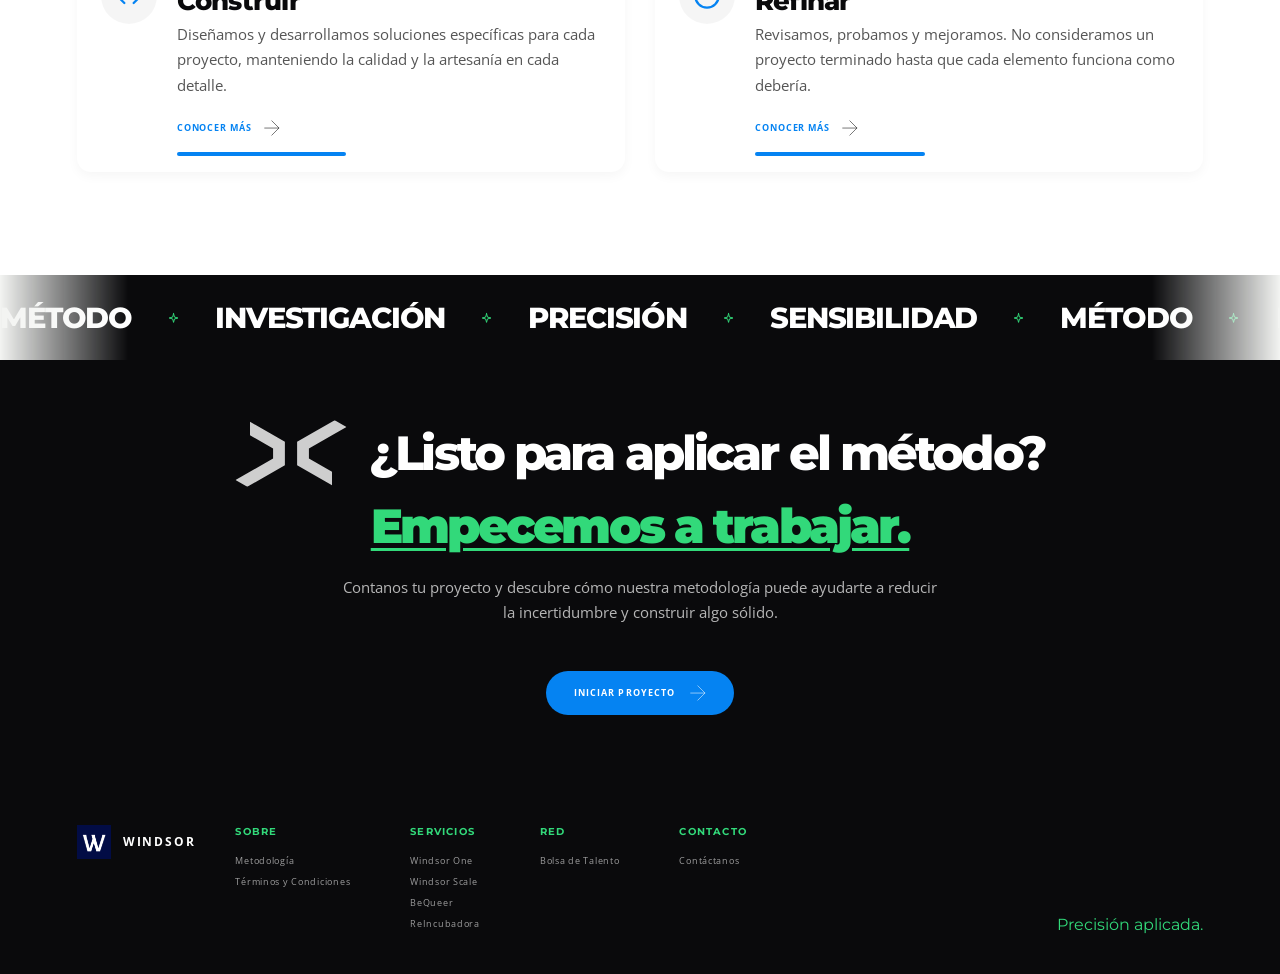
<file: metodologia.html>
<!DOCTYPE html>
<html lang="es">
<head>
<meta charset="utf-8">
<meta content="width=device-width, initial-scale=1.0" name="viewport">
<title>Windsor · Metodología</title>
<meta content="Conoce la metodología Windsor: Entender, Definir, Construir, Refinar. Precisión aplicada en cada proyecto." name="description">
<link href="assets/favicon.png" rel="icon" type="image/png">
<link href="https://fonts.googleapis.com" rel="preconnect">
<link crossorigin="" href="https://fonts.gstatic.com" rel="preconnect">
<link href="https://fonts.googleapis.com/css2?family=Montserrat:wght@400;500;600;700;800;900&family=Open+Sans:wght@400;500;600;700&display=swap" rel="stylesheet">
<link href="styles.css" rel="stylesheet">
</head>
<body>

<!-- PRELOADER -->
<div class="preloader">
<div class="preloader-logo">W</div>
<div class="preloader-line"><span></span></div>
<div class="preloader-text">WINDSOR</div>
</div>

<!-- HEADER INYECTADO POR LAYOUT.JS -->
<div id="site-header"></div>

<main>

<!-- HERO CON FONDO DE INVESTIGACIÓN -->
<section class="hero hero-bg-research">
<div class="hero-noise"></div>
<div class="hero-topline">
    <span><img src="assets/corchetesabiertos.svg" class="corchete-icon" alt=""> WINDSOR / 02</span>
    <span style="display: flex; align-items: center; gap: 10px;">MÉTODO</span>
</div>
<div class="hero-content">
<div class="hero-small">
    <span class="green-dot"></span>
    INVESTIGACIÓN · ESTRATEGIA · EJECUCIÓN
</div>
<h1>Precisión<em>aplicada.</em></h1>
<div class="hero-bottom">
<p>Cada proyecto se aborda con método, investigación y sensibilidad estética. Nuestra metodología es flexible pero rigurosa.</p>
<a class="circle-button" href="#proceso">
    <span>Explorar</span>
    <strong><img src="assets/flechasinfondo.svg" class="icon-white" alt="" style="width: 24px; height: 24px;"></strong>
</a>
</div>
</div>
<div class="hero-marquee">
<div class="marquee-track">
    <!-- BLOQUE 1 -->
    <div class="marquee-content">
        <span>ENTENDER</span> <b><svg class="svg-icon svg-spark" viewBox="0 0 24 24"><path d="m12 3 1.7 6.3L20 11l-6.3 1.7L12 19l-1.7-6.3L4 11l6.3-1.7L12 3Z"></path></svg></b>
        <span>DEFINIR</span> <b><svg class="svg-icon svg-spark" viewBox="0 0 24 24"><path d="m12 3 1.7 6.3L20 11l-6.3 1.7L12 19l-1.7-6.3L4 11l6.3-1.7L12 3Z"></path></svg></b>
        <span>CONSTRUIR</span> <b><svg class="svg-icon svg-spark" viewBox="0 0 24 24"><path d="m12 3 1.7 6.3L20 11l-6.3 1.7L12 19l-1.7-6.3L4 11l6.3-1.7L12 3Z"></path></svg></b>
        <span>REFINAR</span> <b><svg class="svg-icon svg-spark" viewBox="0 0 24 24"><path d="m12 3 1.7 6.3L20 11l-6.3 1.7L12 19l-1.7-6.3L4 11l6.3-1.7L12 3Z"></path></svg></b>
        <span>ENTENDER</span> <b><svg class="svg-icon svg-spark" viewBox="0 0 24 24"><path d="m12 3 1.7 6.3L20 11l-6.3 1.7L12 19l-1.7-6.3L4 11l6.3-1.7L12 3Z"></path></svg></b>
        <span>DEFINIR</span> <b><svg class="svg-icon svg-spark" viewBox="0 0 24 24"><path d="m12 3 1.7 6.3L20 11l-6.3 1.7L12 19l-1.7-6.3L4 11l6.3-1.7L12 3Z"></path></svg></b>
        <span>CONSTRUIR</span> <b><svg class="svg-icon svg-spark" viewBox="0 0 24 24"><path d="m12 3 1.7 6.3L20 11l-6.3 1.7L12 19l-1.7-6.3L4 11l6.3-1.7L12 3Z"></path></svg></b>
        <span>REFINAR</span> <b><svg class="svg-icon svg-spark" viewBox="0 0 24 24"><path d="m12 3 1.7 6.3L20 11l-6.3 1.7L12 19l-1.7-6.3L4 11l6.3-1.7L12 3Z"></path></svg></b>
    </div>
    <!-- BLOQUE 2 (DUPLICADO) -->
    <div class="marquee-content">
        <span>ENTENDER</span> <b><svg class="svg-icon svg-spark" viewBox="0 0 24 24"><path d="m12 3 1.7 6.3L20 11l-6.3 1.7L12 19l-1.7-6.3L4 11l6.3-1.7L12 3Z"></path></svg></b>
        <span>DEFINIR</span> <b><svg class="svg-icon svg-spark" viewBox="0 0 24 24"><path d="m12 3 1.7 6.3L20 11l-6.3 1.7L12 19l-1.7-6.3L4 11l6.3-1.7L12 3Z"></path></svg></b>
        <span>CONSTRUIR</span> <b><svg class="svg-icon svg-spark" viewBox="0 0 24 24"><path d="m12 3 1.7 6.3L20 11l-6.3 1.7L12 19l-1.7-6.3L4 11l6.3-1.7L12 3Z"></path></svg></b>
        <span>REFINAR</span> <b><svg class="svg-icon svg-spark" viewBox="0 0 24 24"><path d="m12 3 1.7 6.3L20 11l-6.3 1.7L12 19l-1.7-6.3L4 11l6.3-1.7L12 3Z"></path></svg></b>
        <span>ENTENDER</span> <b><svg class="svg-icon svg-spark" viewBox="0 0 24 24"><path d="m12 3 1.7 6.3L20 11l-6.3 1.7L12 19l-1.7-6.3L4 11l6.3-1.7L12 3Z"></path></svg></b>
        <span>DEFINIR</span> <b><svg class="svg-icon svg-spark" viewBox="0 0 24 24"><path d="m12 3 1.7 6.3L20 11l-6.3 1.7L12 19l-1.7-6.3L4 11l6.3-1.7L12 3Z"></path></svg></b>
        <span>CONSTRUIR</span> <b><svg class="svg-icon svg-spark" viewBox="0 0 24 24"><path d="m12 3 1.7 6.3L20 11l-6.3 1.7L12 19l-1.7-6.3L4 11l6.3-1.7L12 3Z"></path></svg></b>
        <span>REFINAR</span> <b><svg class="svg-icon svg-spark" viewBox="0 0 24 24"><path d="m12 3 1.7 6.3L20 11l-6.3 1.7L12 19l-1.7-6.3L4 11l6.3-1.7L12 3Z"></path></svg></b>
    </div>
</div>
</div>
</section>

<!-- PROCESO (4 PASOS) -->
<section class="section" style="background:var(--white);" id="proceso">
<div class="section-meta">
    <span><img src="assets/corchetesabiertos.svg" class="corchete-icon" alt="">01</span>
    <span>NUESTRO PROCESO</span>
</div>
<div class="services-heading" style="padding-bottom: 0; padding-top: 40px;">
    <h2>Cuatro pasos, <span>resultados concretos.</span></h2>
    <p>No usamos fórmulas mágicas. Cada fase está diseñada para reducir la incertidumbre y aumentar la claridad antes de construir.</p>
</div>
<div class="metodologia-grid">
    <div class="metodologia-item" data-reveal="">
        <div class="card-inner">
            <div class="icon-wrap"><svg viewBox="0 0 24 24"><path d="M21 16V8a2 2 0 0 0-1-1.73l-7-4a2 2 0 0 0-2 0l-7 4A2 2 0 0 0 3 8v8a2 2 0 0 0 1 1.73l7 4a2 2 0 0 0 2 0l7-4A2 2 0 0 0 21 16z"></path><polyline points="3.27 6.96 12 12.01 20.73 6.96"></polyline><line x1="12" x2="12" y1="22.08" y2="12"></line></svg></div>
            <div class="card-body">
                <span class="num">01</span><h3>Entender</h3>
                <p>Investigamos el contexto, el problema, el mercado y las personas involucradas antes de proponer cualquier solución.</p>
                <a class="card-link" href="contacto.html">Conocer más <span class="arrow-icon"><img src="assets/flechasinfondo.svg" class="icon-sm icon-black" alt=""></span></a>
                <div class="bottom-bar" style="width:40%;"></div>
            </div>
        </div>
    </div>
    <div class="metodologia-item" data-reveal="">
        <div class="card-inner">
            <div class="icon-wrap"><svg viewBox="0 0 24 24"><path d="M14 2H6a2 2 0 0 0-2 2v16a2 2 0 0 0 2 2h12a2 2 0 0 0 2-2V8z"></path><polyline points="14 2 14 8 20 8"></polyline><line x1="16" x2="8" y1="13" y2="13"></line><line x1="16" x2="8" y1="17" y2="17"></line><polyline points="10 9 9 9 8 9"></polyline></svg></div>
            <div class="card-body">
                <span class="num">02</span><h3>Definir</h3>
                <p>Convertimos la información recolectada en una dirección estratégica clara, accionable y alineada con tus objetivos.</p>
                <a class="card-link" href="contacto.html">Conocer más <span class="arrow-icon"><img src="assets/flechasinfondo.svg" class="icon-sm icon-black" alt=""></span></a>
                <div class="bottom-bar" style="width:40%;"></div>
            </div>
        </div>
    </div>
    <div class="metodologia-item" data-reveal="">
        <div class="card-inner">
            <div class="icon-wrap"><svg viewBox="0 0 24 24"><polyline points="16 18 22 12 16 6"></polyline><polyline points="8 6 2 12 8 18"></polyline></svg></div>
            <div class="card-body">
                <span class="num">03</span><h3>Construir</h3>
                <p>Diseñamos y desarrollamos soluciones específicas para cada proyecto, manteniendo la calidad y la artesanía en cada detalle.</p>
                <a class="card-link" href="contacto.html">Conocer más <span class="arrow-icon"><img src="assets/flechasinfondo.svg" class="icon-sm icon-black" alt=""></span></a>
                <div class="bottom-bar" style="width:40%;"></div>
            </div>
        </div>
    </div>
    <div class="metodologia-item" data-reveal="">
        <div class="card-inner">
            <div class="icon-wrap"><svg viewBox="0 0 24 24"><circle cx="12" cy="12" r="10"></circle><polyline points="12 6 12 12 16 14"></polyline></svg></div>
            <div class="card-body">
                <span class="num">04</span><h3>Refinar</h3>
                <p>Revisamos, probamos y mejoramos. No consideramos un proyecto terminado hasta que cada elemento funciona como debería.</p>
                <a class="card-link" href="contacto.html">Conocer más <span class="arrow-icon"><img src="assets/flechasinfondo.svg" class="icon-sm icon-black" alt=""></span></a>
                <div class="bottom-bar" style="width:40%;"></div>
            </div>
        </div>
    </div>
</div>
</section>

<!-- STATEMENT MARQUEE -->
<div class="statement-marquee">
<div class="statement-track">
    <!-- BLOQUE 1 -->
    <div class="statement-content">
        <span>MÉTODO</span> <b><svg class="svg-icon svg-spark" viewBox="0 0 24 24"><path d="m12 3 1.7 6.3L20 11l-6.3 1.7L12 19l-1.7-6.3L4 11l6.3-1.7L12 3Z"></path></svg></b>
        <span>INVESTIGACIÓN</span> <b><svg class="svg-icon svg-spark" viewBox="0 0 24 24"><path d="m12 3 1.7 6.3L20 11l-6.3 1.7L12 19l-1.7-6.3L4 11l6.3-1.7L12 3Z"></path></svg></b>
        <span>PRECISIÓN</span> <b><svg class="svg-icon svg-spark" viewBox="0 0 24 24"><path d="m12 3 1.7 6.3L20 11l-6.3 1.7L12 19l-1.7-6.3L4 11l6.3-1.7L12 3Z"></path></svg></b>
        <span>SENSIBILIDAD</span> <b><svg class="svg-icon svg-spark" viewBox="0 0 24 24"><path d="m12 3 1.7 6.3L20 11l-6.3 1.7L12 19l-1.7-6.3L4 11l6.3-1.7L12 3Z"></path></svg></b>
        <span>MÉTODO</span> <b><svg class="svg-icon svg-spark" viewBox="0 0 24 24"><path d="m12 3 1.7 6.3L20 11l-6.3 1.7L12 19l-1.7-6.3L4 11l6.3-1.7L12 3Z"></path></svg></b>
        <span>INVESTIGACIÓN</span> <b><svg class="svg-icon svg-spark" viewBox="0 0 24 24"><path d="m12 3 1.7 6.3L20 11l-6.3 1.7L12 19l-1.7-6.3L4 11l6.3-1.7L12 3Z"></path></svg></b>
        <span>PRECISIÓN</span> <b><svg class="svg-icon svg-spark" viewBox="0 0 24 24"><path d="m12 3 1.7 6.3L20 11l-6.3 1.7L12 19l-1.7-6.3L4 11l6.3-1.7L12 3Z"></path></svg></b>
        <span>SENSIBILIDAD</span> <b><svg class="svg-icon svg-spark" viewBox="0 0 24 24"><path d="m12 3 1.7 6.3L20 11l-6.3 1.7L12 19l-1.7-6.3L4 11l6.3-1.7L12 3Z"></path></svg></b>
    </div>
    <!-- BLOQUE 2 (DUPLICADO) -->
    <div class="statement-content">
        <span>MÉTODO</span> <b><svg class="svg-icon svg-spark" viewBox="0 0 24 24"><path d="m12 3 1.7 6.3L20 11l-6.3 1.7L12 19l-1.7-6.3L4 11l6.3-1.7L12 3Z"></path></svg></b>
        <span>INVESTIGACIÓN</span> <b><svg class="svg-icon svg-spark" viewBox="0 0 24 24"><path d="m12 3 1.7 6.3L20 11l-6.3 1.7L12 19l-1.7-6.3L4 11l6.3-1.7L12 3Z"></path></svg></b>
        <span>PRECISIÓN</span> <b><svg class="svg-icon svg-spark" viewBox="0 0 24 24"><path d="m12 3 1.7 6.3L20 11l-6.3 1.7L12 19l-1.7-6.3L4 11l6.3-1.7L12 3Z"></path></svg></b>
        <span>SENSIBILIDAD</span> <b><svg class="svg-icon svg-spark" viewBox="0 0 24 24"><path d="m12 3 1.7 6.3L20 11l-6.3 1.7L12 19l-1.7-6.3L4 11l6.3-1.7L12 3Z"></path></svg></b>
        <span>MÉTODO</span> <b><svg class="svg-icon svg-spark" viewBox="0 0 24 24"><path d="m12 3 1.7 6.3L20 11l-6.3 1.7L12 19l-1.7-6.3L4 11l6.3-1.7L12 3Z"></path></svg></b>
        <span>INVESTIGACIÓN</span> <b><svg class="svg-icon svg-spark" viewBox="0 0 24 24"><path d="m12 3 1.7 6.3L20 11l-6.3 1.7L12 19l-1.7-6.3L4 11l6.3-1.7L12 3Z"></path></svg></b>
        <span>PRECISIÓN</span> <b><svg class="svg-icon svg-spark" viewBox="0 0 24 24"><path d="m12 3 1.7 6.3L20 11l-6.3 1.7L12 19l-1.7-6.3L4 11l6.3-1.7L12 3Z"></path></svg></b>
        <span>SENSIBILIDAD</span> <b><svg class="svg-icon svg-spark" viewBox="0 0 24 24"><path d="m12 3 1.7 6.3L20 11l-6.3 1.7L12 19l-1.7-6.3L4 11l6.3-1.7L12 3Z"></path></svg></b>
    </div>
</div>
</div>

<!-- CTA FINAL -->
<section class="cide-link section">
<div class="container">
<h2><img src="assets/corchetesabiertos.svg" class="corchete-icon" alt=""> ¿Listo para aplicar el método? <span>Empecemos a trabajar.</span></h2>
<p>Contanos tu proyecto y descubre cómo nuestra metodología puede ayudarte a reducir la incertidumbre y construir algo sólido.</p>
<a class="hook-button" href="contacto.html">Iniciar proyecto <span aria-hidden="true" class="arrow-icon"><img src="assets/flechasinfondo.svg" class="icon-sm icon-white" alt=""></span></a>
</div>
</section>

</main>

<!-- FOOTER INYECTADO POR LAYOUT.JS -->
<div id="site-footer"></div>

<script src="layout.js"></script>
<script src="script.js"></script>
</body>
</html>
</file>
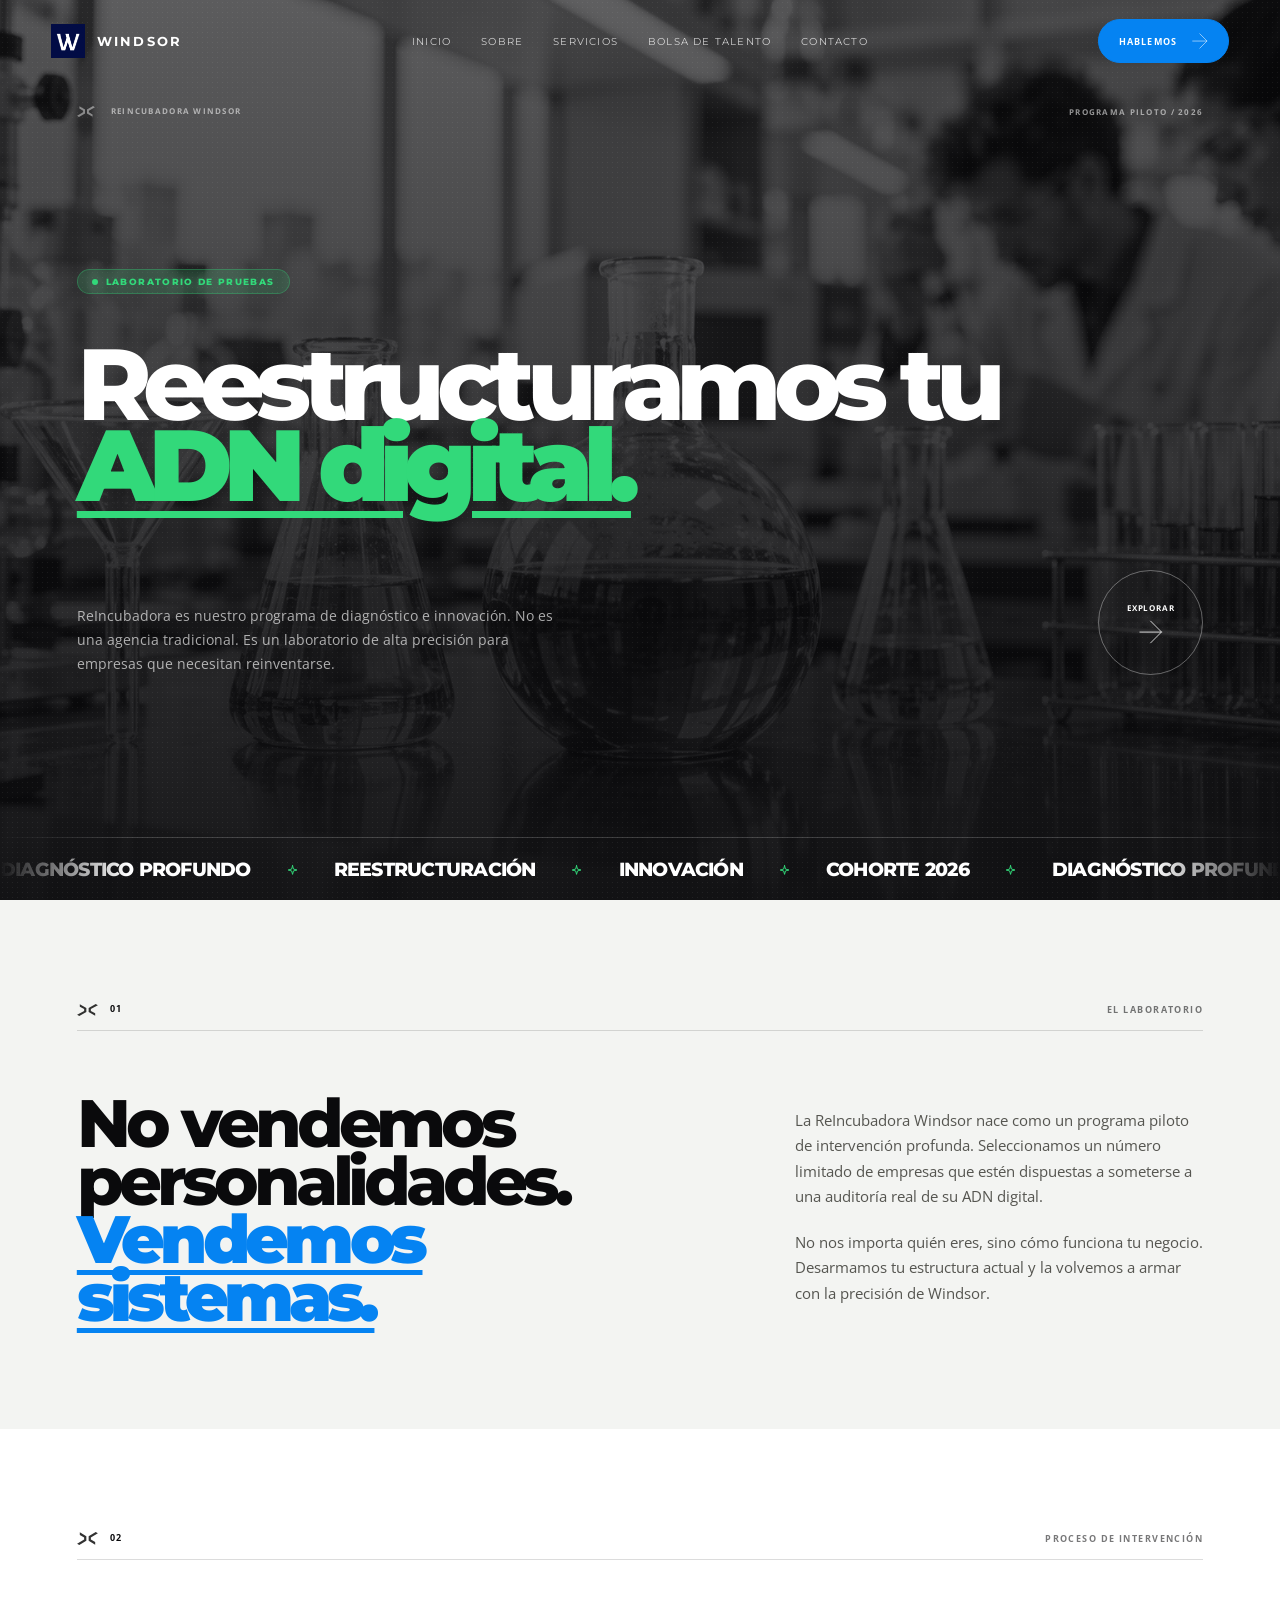
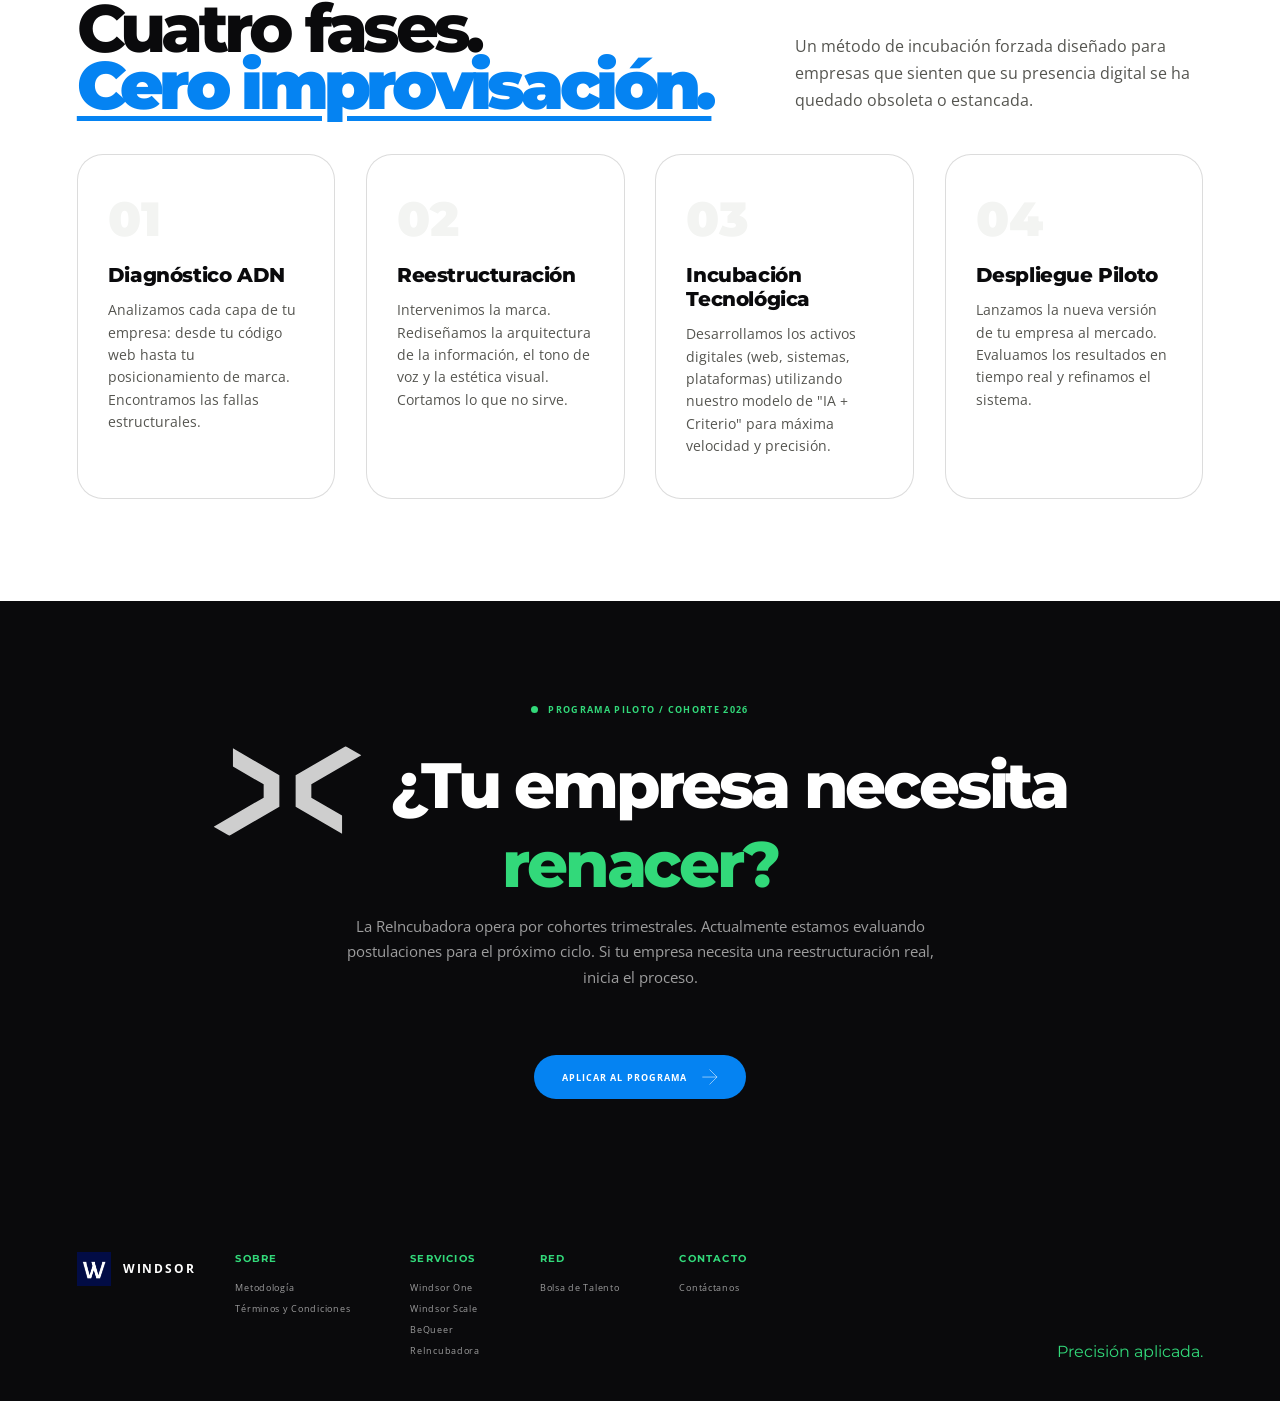
<file: reincubadora.html>
<!DOCTYPE html>
<html lang="es">
<head>
<meta charset="utf-8">
<meta content="width=device-width, initial-scale=1.0" name="viewport">
<title>Windsor · ReIncubadora</title>
<meta content="ReIncubadora Windsor: Nuestro laboratorio de pruebas. Un programa de diagnóstico e innovación para empresas que necesitan reestructurar su ADN digital." name="description">
<link href="assets/favicon.png" rel="icon" type="image/png">
<link href="https://fonts.googleapis.com" rel="preconnect">
<link crossorigin="" href="https://fonts.gstatic.com" rel="preconnect">
<link href="https://fonts.googleapis.com/css2?family=Montserrat:wght@400;500;600;700;800;900&family=Open+Sans:wght@400;500;600;700&display=swap" rel="stylesheet">
<link href="styles.css" rel="stylesheet">
</head>
<body class="">

<!-- PRELOADER -->
<div class="preloader">
<div class="preloader-logo">W</div>
<div class="preloader-line"><span></span></div>
<div class="preloader-text">WINDSOR</div>
</div>

<!-- HEADER INYECTADO POR LAYOUT.JS -->
<div id="site-header"></div>

<main>

<!-- HERO -->
<section class="hero hero-bg-incubator">
<div class="hero-noise"></div>
<div class="hero-topline">
    <span>
        <img src="assets/corchetesabiertos.svg" class="corchete-icon" alt=""> 
        REINCUBADORA WINDSOR
    </span>
    <span style="display: flex; align-items: center; gap: 10px;">
        PROGRAMA PILOTO / 2026
    </span>
</div>
<div class="hero-content">
<div class="hero-small">
    <span class="pilot-badge"><span></span> Laboratorio de pruebas</span>
</div>
<h1 class="cide-hero-title">Reestructuramos tu <em>ADN digital.</em></h1>
<div class="hero-bottom">
<p>ReIncubadora es nuestro programa de diagnóstico e innovación. No es una agencia tradicional. Es un laboratorio de alta precisión para empresas que necesitan reinventarse.</p>
<a class="circle-button" href="#el-proceso">
    <span>Explorar</span>
    <strong><img src="assets/flechasinfondo.svg" class="icon-white" alt="" style="width: 24px; height: 24px;"></strong>
</a>
</div>
</div>
<div class="hero-marquee">
<div class="marquee-track">
    <!-- BLOQUE 1 -->
    <div class="marquee-content">
        <span>DIAGNÓSTICO PROFUNDO</span> <b><svg class="svg-icon svg-spark" viewBox="0 0 24 24"><path d="m12 3 1.7 6.3L20 11l-6.3 1.7L12 19l-1.7-6.3L4 11l6.3-1.7L12 3Z"></path></svg></b>
        <span>REESTRUCTURACIÓN</span> <b><svg class="svg-icon svg-spark" viewBox="0 0 24 24"><path d="m12 3 1.7 6.3L20 11l-6.3 1.7L12 19l-1.7-6.3L4 11l6.3-1.7L12 3Z"></path></svg></b>
        <span>INNOVACIÓN</span> <b><svg class="svg-icon svg-spark" viewBox="0 0 24 24"><path d="m12 3 1.7 6.3L20 11l-6.3 1.7L12 19l-1.7-6.3L4 11l6.3-1.7L12 3Z"></path></svg></b>
        <span>COHORTE 2026</span> <b><svg class="svg-icon svg-spark" viewBox="0 0 24 24"><path d="m12 3 1.7 6.3L20 11l-6.3 1.7L12 19l-1.7-6.3L4 11l6.3-1.7L12 3Z"></path></svg></b>
        <span>DIAGNÓSTICO PROFUNDO</span> <b><svg class="svg-icon svg-spark" viewBox="0 0 24 24"><path d="m12 3 1.7 6.3L20 11l-6.3 1.7L12 19l-1.7-6.3L4 11l6.3-1.7L12 3Z"></path></svg></b>
        <span>REESTRUCTURACIÓN</span> <b><svg class="svg-icon svg-spark" viewBox="0 0 24 24"><path d="m12 3 1.7 6.3L20 11l-6.3 1.7L12 19l-1.7-6.3L4 11l6.3-1.7L12 3Z"></path></svg></b>
        <span>INNOVACIÓN</span> <b><svg class="svg-icon svg-spark" viewBox="0 0 24 24"><path d="m12 3 1.7 6.3L20 11l-6.3 1.7L12 19l-1.7-6.3L4 11l6.3-1.7L12 3Z"></path></svg></b>
        <span>COHORTE 2026</span> <b><svg class="svg-icon svg-spark" viewBox="0 0 24 24"><path d="m12 3 1.7 6.3L20 11l-6.3 1.7L12 19l-1.7-6.3L4 11l6.3-1.7L12 3Z"></path></svg></b>
    </div>
    <!-- BLOQUE 2 (DUPLICADO) -->
    <div class="marquee-content">
        <span>DIAGNÓSTICO PROFUNDO</span> <b><svg class="svg-icon svg-spark" viewBox="0 0 24 24"><path d="m12 3 1.7 6.3L20 11l-6.3 1.7L12 19l-1.7-6.3L4 11l6.3-1.7L12 3Z"></path></svg></b>
        <span>REESTRUCTURACIÓN</span> <b><svg class="svg-icon svg-spark" viewBox="0 0 24 24"><path d="m12 3 1.7 6.3L20 11l-6.3 1.7L12 19l-1.7-6.3L4 11l6.3-1.7L12 3Z"></path></svg></b>
        <span>INNOVACIÓN</span> <b><svg class="svg-icon svg-spark" viewBox="0 0 24 24"><path d="m12 3 1.7 6.3L20 11l-6.3 1.7L12 19l-1.7-6.3L4 11l6.3-1.7L12 3Z"></path></svg></b>
        <span>COHORTE 2026</span> <b><svg class="svg-icon svg-spark" viewBox="0 0 24 24"><path d="m12 3 1.7 6.3L20 11l-6.3 1.7L12 19l-1.7-6.3L4 11l6.3-1.7L12 3Z"></path></svg></b>
        <span>DIAGNÓSTICO PROFUNDO</span> <b><svg class="svg-icon svg-spark" viewBox="0 0 24 24"><path d="m12 3 1.7 6.3L20 11l-6.3 1.7L12 19l-1.7-6.3L4 11l6.3-1.7L12 3Z"></path></svg></b>
        <span>REESTRUCTURACIÓN</span> <b><svg class="svg-icon svg-spark" viewBox="0 0 24 24"><path d="m12 3 1.7 6.3L20 11l-6.3 1.7L12 19l-1.7-6.3L4 11l6.3-1.7L12 3Z"></path></svg></b>
        <span>INNOVACIÓN</span> <b><svg class="svg-icon svg-spark" viewBox="0 0 24 24"><path d="m12 3 1.7 6.3L20 11l-6.3 1.7L12 19l-1.7-6.3L4 11l6.3-1.7L12 3Z"></path></svg></b>
        <span>COHORTE 2026</span> <b><svg class="svg-icon svg-spark" viewBox="0 0 24 24"><path d="m12 3 1.7 6.3L20 11l-6.3 1.7L12 19l-1.7-6.3L4 11l6.3-1.7L12 3Z"></path></svg></b>
    </div>
</div>
</div>
</section>

<!-- QUÉ ES LA REINCUBADORA -->
<section class="intro section" id="que-es">
<div class="section-meta">
    <span><img src="assets/corchetesabiertos.svg" class="corchete-icon" alt="">01</span>
    <span>EL LABORATORIO</span>
</div>
<div class="intro-layout" data-reveal="">
<h2>No vendemos personalidades. <span>Vendemos sistemas.</span></h2>
<div class="intro-copy">
<p>La ReIncubadora Windsor nace como un programa piloto de intervención profunda. Seleccionamos un número limitado de empresas que estén dispuestas a someterse a una auditoría real de su ADN digital.</p>
<p>No nos importa quién eres, sino cómo funciona tu negocio. Desarmamos tu estructura actual y la volvemos a armar con la precisión de Windsor.</p>
</div>
</div>
</section>

<!-- EL PROCESO -->
<section class="section" id="el-proceso" style="background:var(--white);">
<div class="section-meta">
    <span><img src="assets/corchetesabiertos.svg" class="corchete-icon" alt="">02</span>
    <span>PROCESO DE INTERVENCIÓN</span>
</div>
<div class="container">
<div class="services-heading" style="padding-top:40px; padding-bottom: 0;">
<h2>Cuatro fases. <span>Cero improvisación.</span></h2>
<p>Un método de incubación forzada diseñado para empresas que sienten que su presencia digital se ha quedado obsoleta o estancada.</p>
</div>

<div class="cide-phases">
<!-- Fase 1 -->
<div class="phase-card" data-reveal="">
<span class="phase-num">01</span>
<h3>Diagnóstico ADN</h3>
<p>Analizamos cada capa de tu empresa: desde tu código web hasta tu posicionamiento de marca. Encontramos las fallas estructurales.</p>
</div>
<!-- Fase 2 -->
<div class="phase-card" data-reveal="">
<span class="phase-num">02</span>
<h3>Reestructuración</h3>
<p>Intervenimos la marca. Rediseñamos la arquitectura de la información, el tono de voz y la estética visual. Cortamos lo que no sirve.</p>
</div>
<!-- Fase 3 -->
<div class="phase-card" data-reveal="">
<span class="phase-num">03</span>
<h3>Incubación Tecnológica</h3>
<p>Desarrollamos los activos digitales (web, sistemas, plataformas) utilizando nuestro modelo de "IA + Criterio" para máxima velocidad y precisión.</p>
</div>
<!-- Fase 4 -->
<div class="phase-card" data-reveal="">
<span class="phase-num">04</span>
<h3>Despliegue Piloto</h3>
<p>Lanzamos la nueva versión de tu empresa al mercado. Evaluamos los resultados en tiempo real y refinamos el sistema.</p>
</div>
</div>
</div>
</section>

<!-- CTA / POSTULACIÓN -->
<section class="cide-apply" id="postulacion">
<div class="container">
<div class="hero-small" style="justify-content: center; margin-bottom: 30px;">
    <span class="green-dot"></span> PROGRAMA PILOTO / COHORTE 2026
</div>
<h2><img src="assets/corchetesabiertos.svg" class="corchete-icon" alt=""> ¿Tu empresa necesita <em>renacer?</em></h2>
<p>La ReIncubadora opera por cohortes trimestrales. Actualmente estamos evaluando postulaciones para el próximo ciclo. Si tu empresa necesita una reestructuración real, inicia el proceso.</p>
<a class="hook-button" href="contacto.html">
    Aplicar al Programa
    <span aria-hidden="true" class="arrow-icon">
        <img src="assets/flechasinfondo.svg" class="icon-sm icon-white" alt="">
    </span>
</a>
</div>
</section>

</main>

<!-- FOOTER INYECTADO POR LAYOUT.JS -->
<div id="site-footer"></div>

<script src="layout.js"></script>
<script src="script.js"></script>
</body>
</html>
</file>
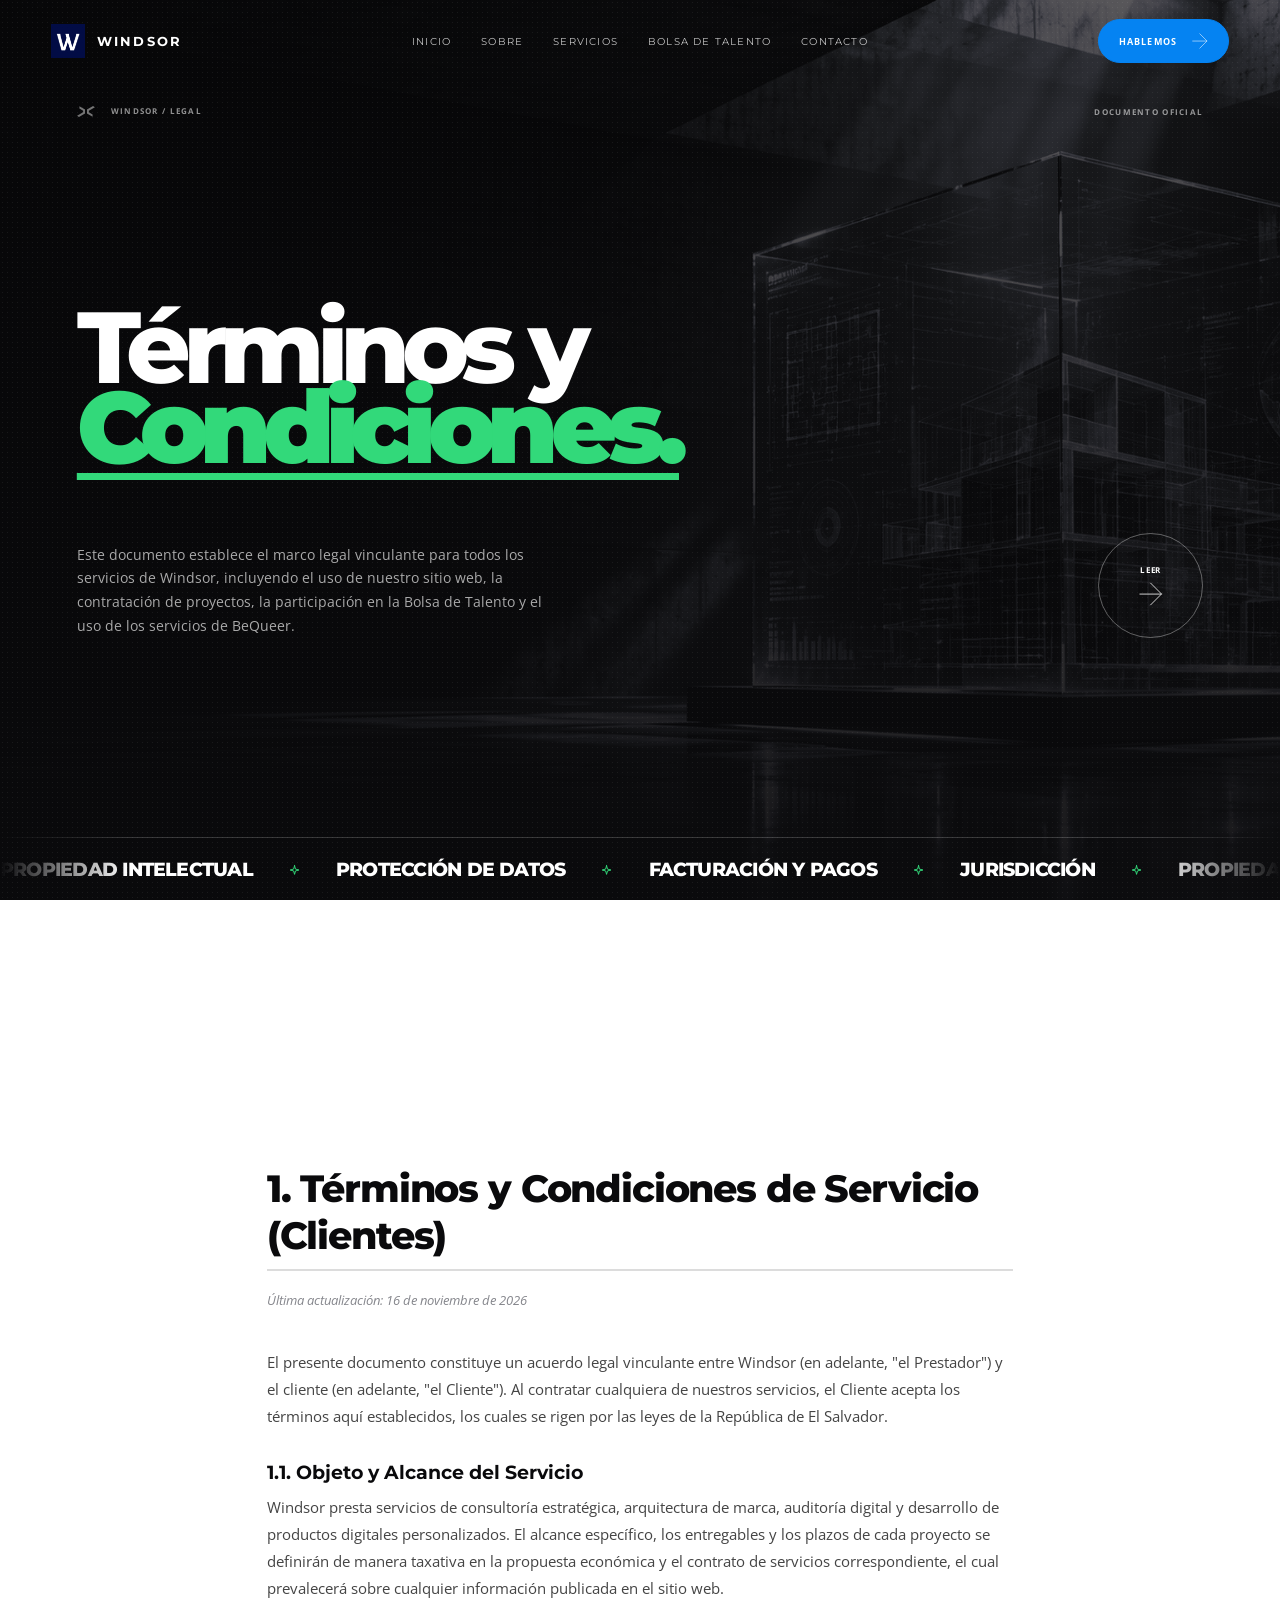
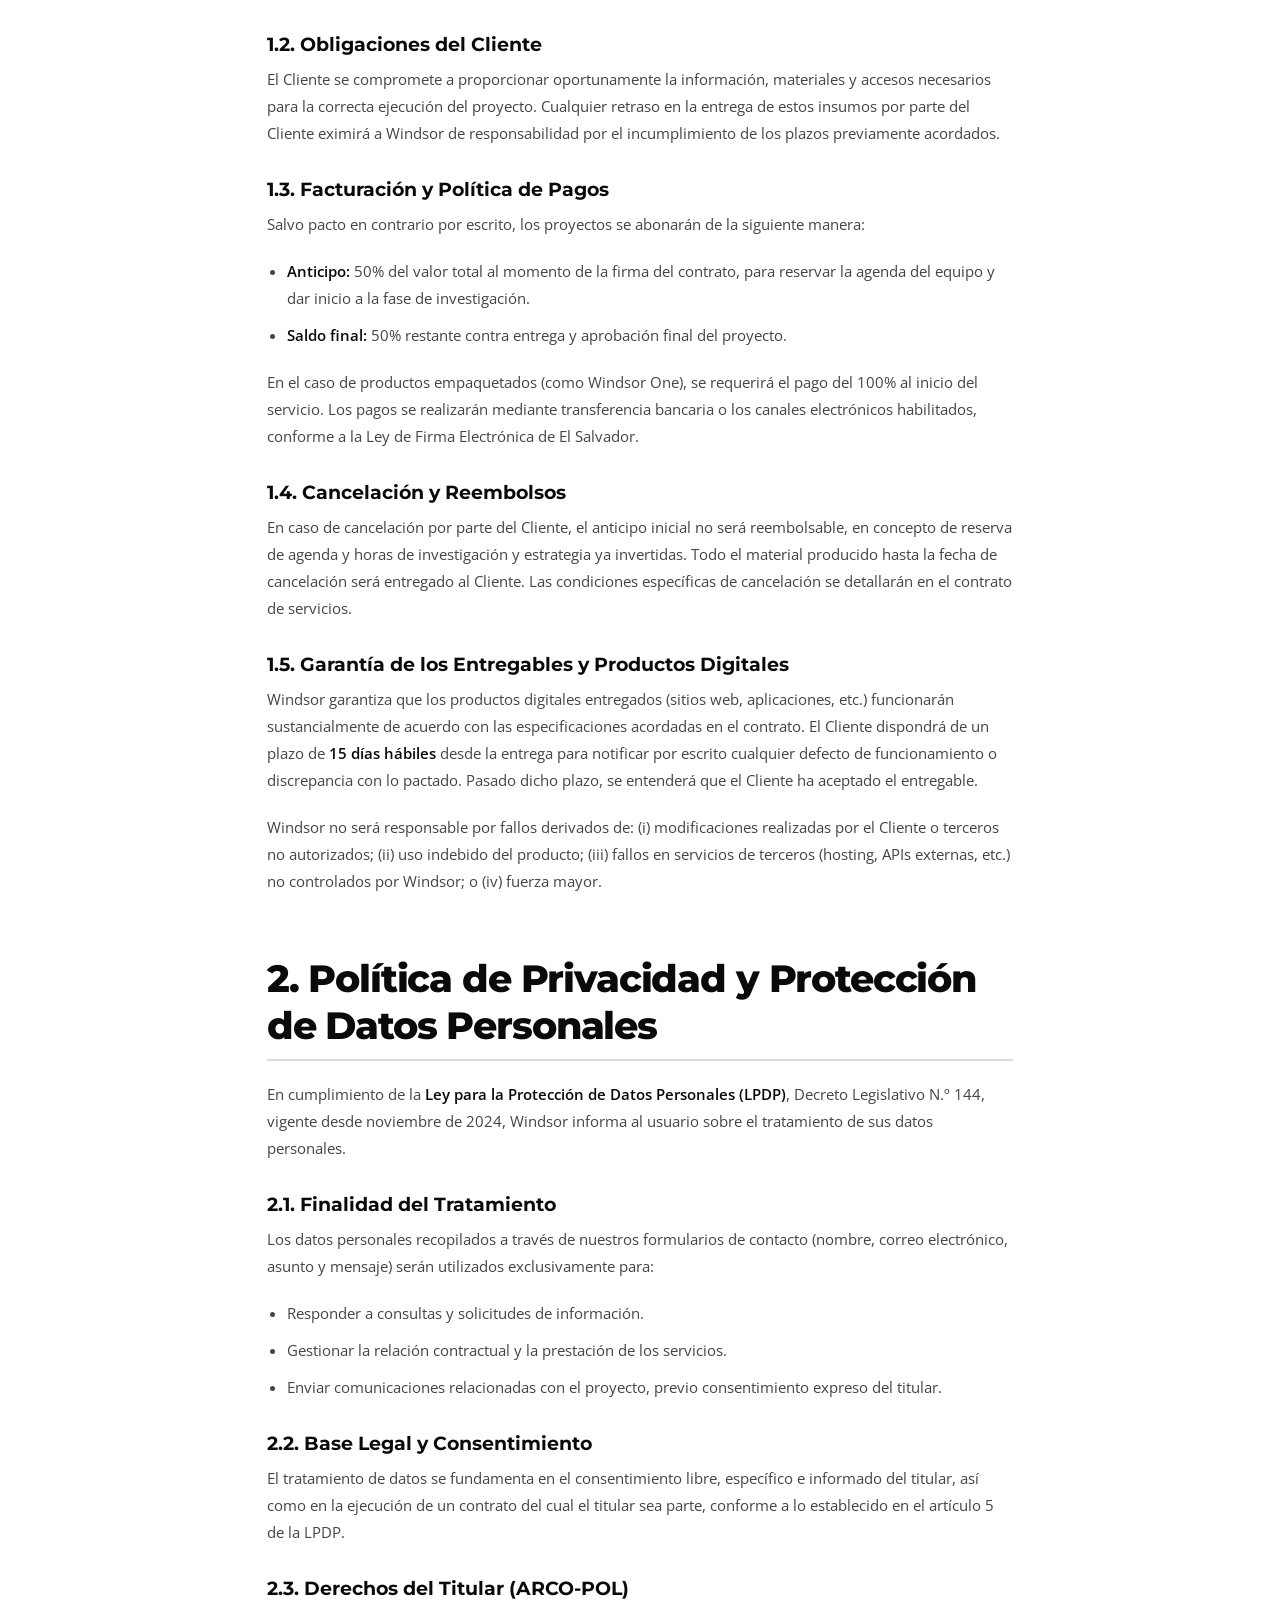
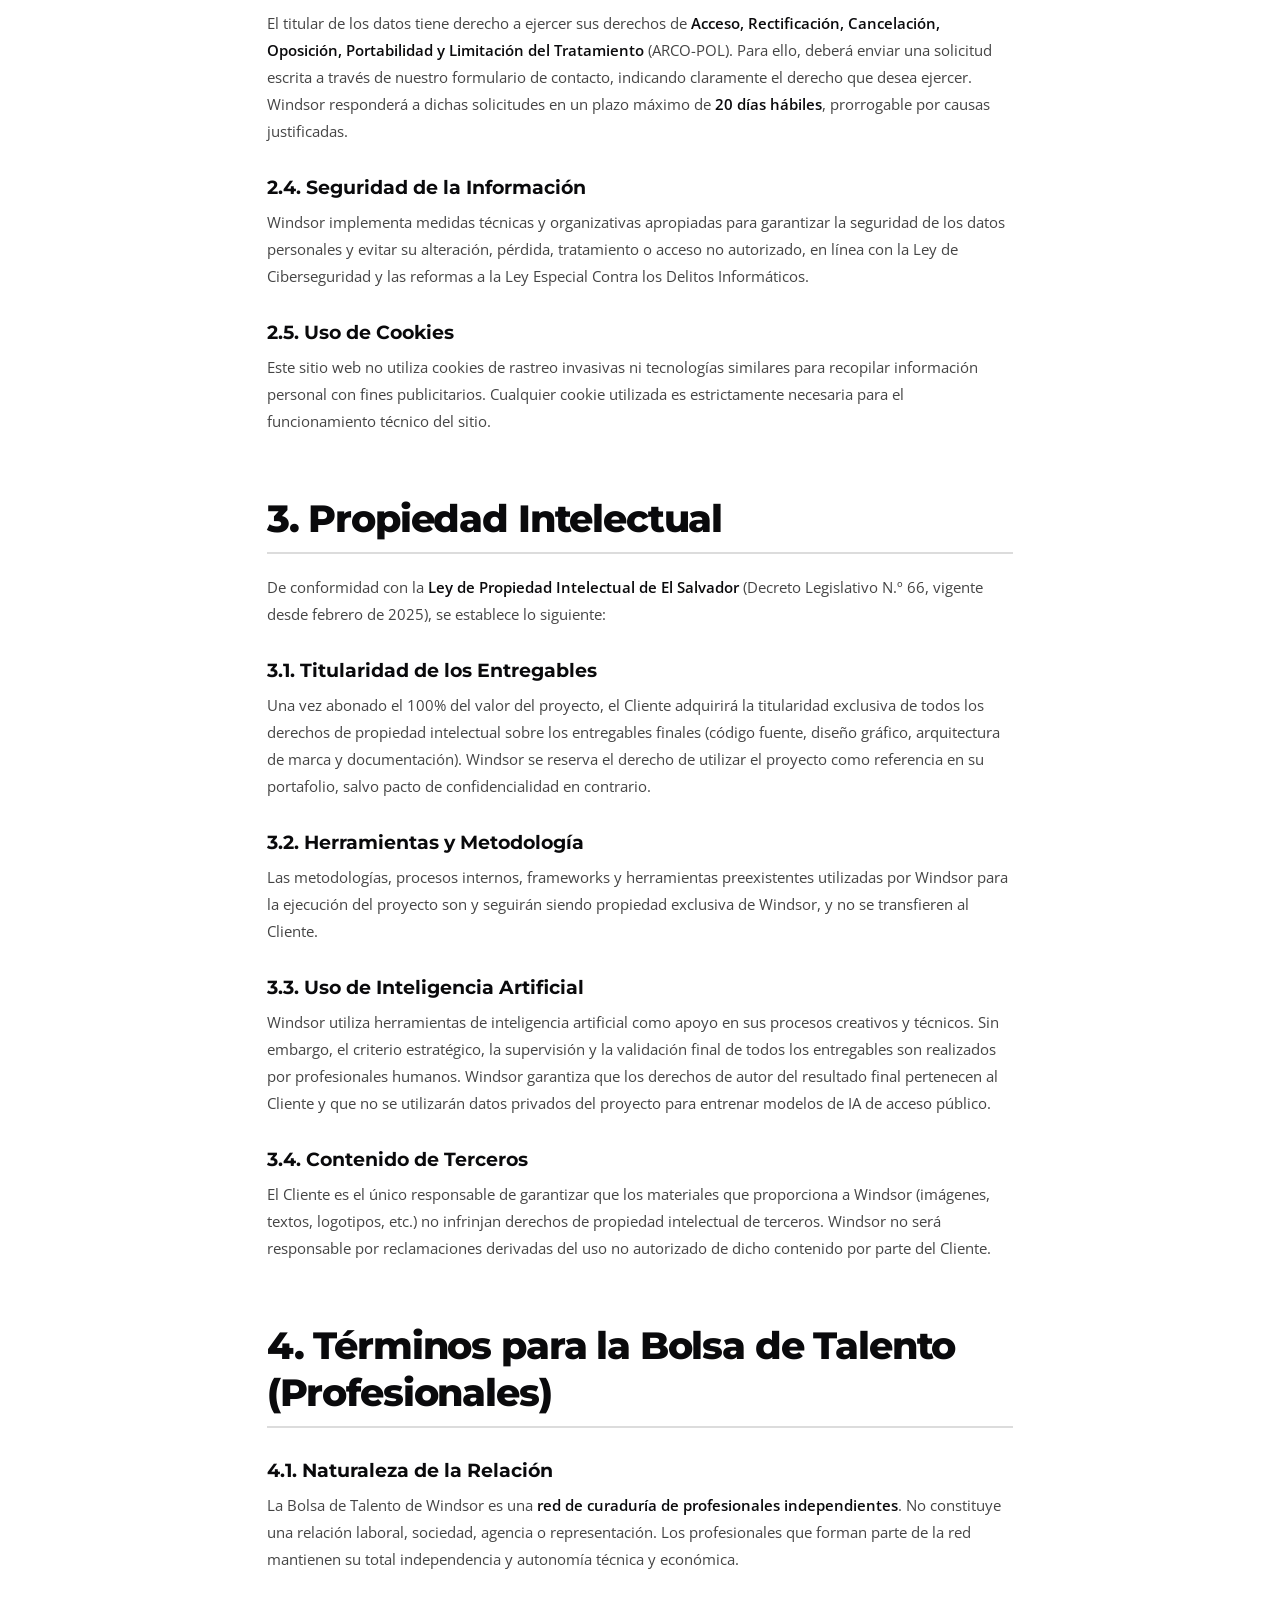
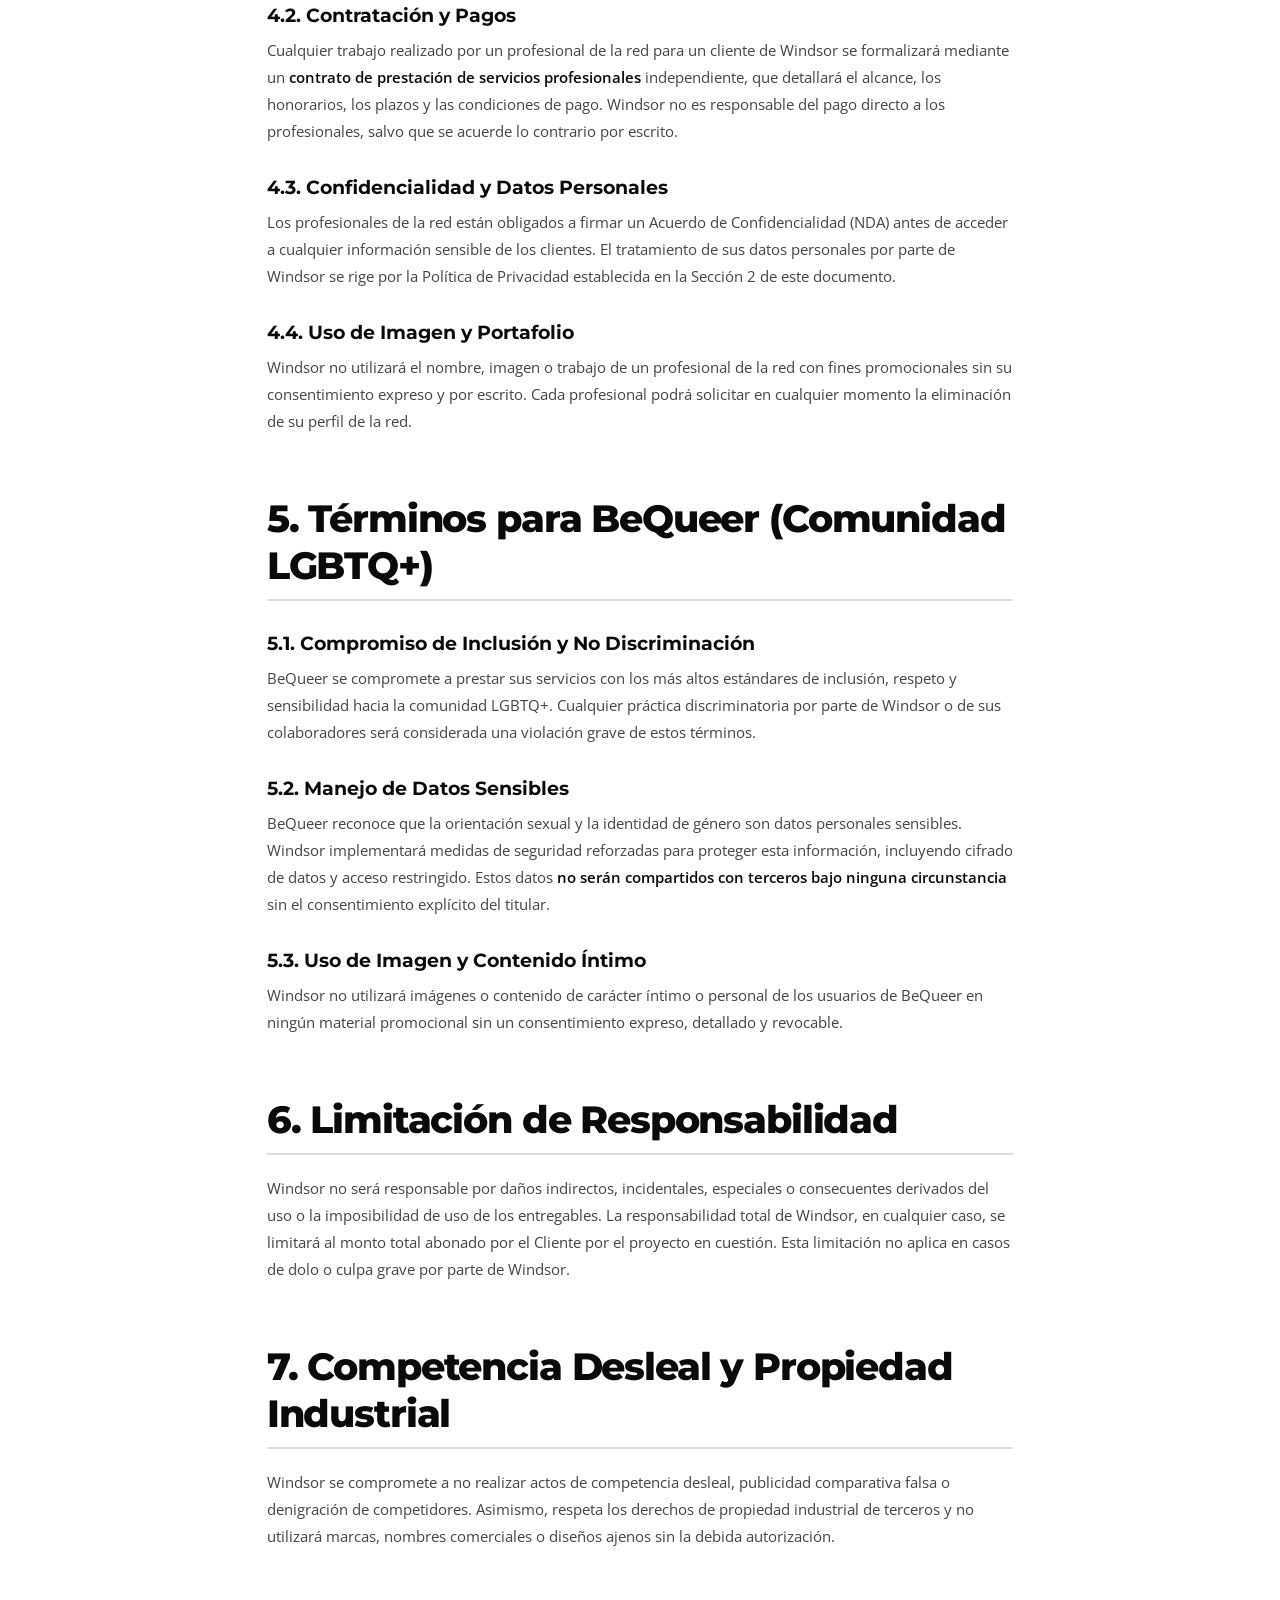
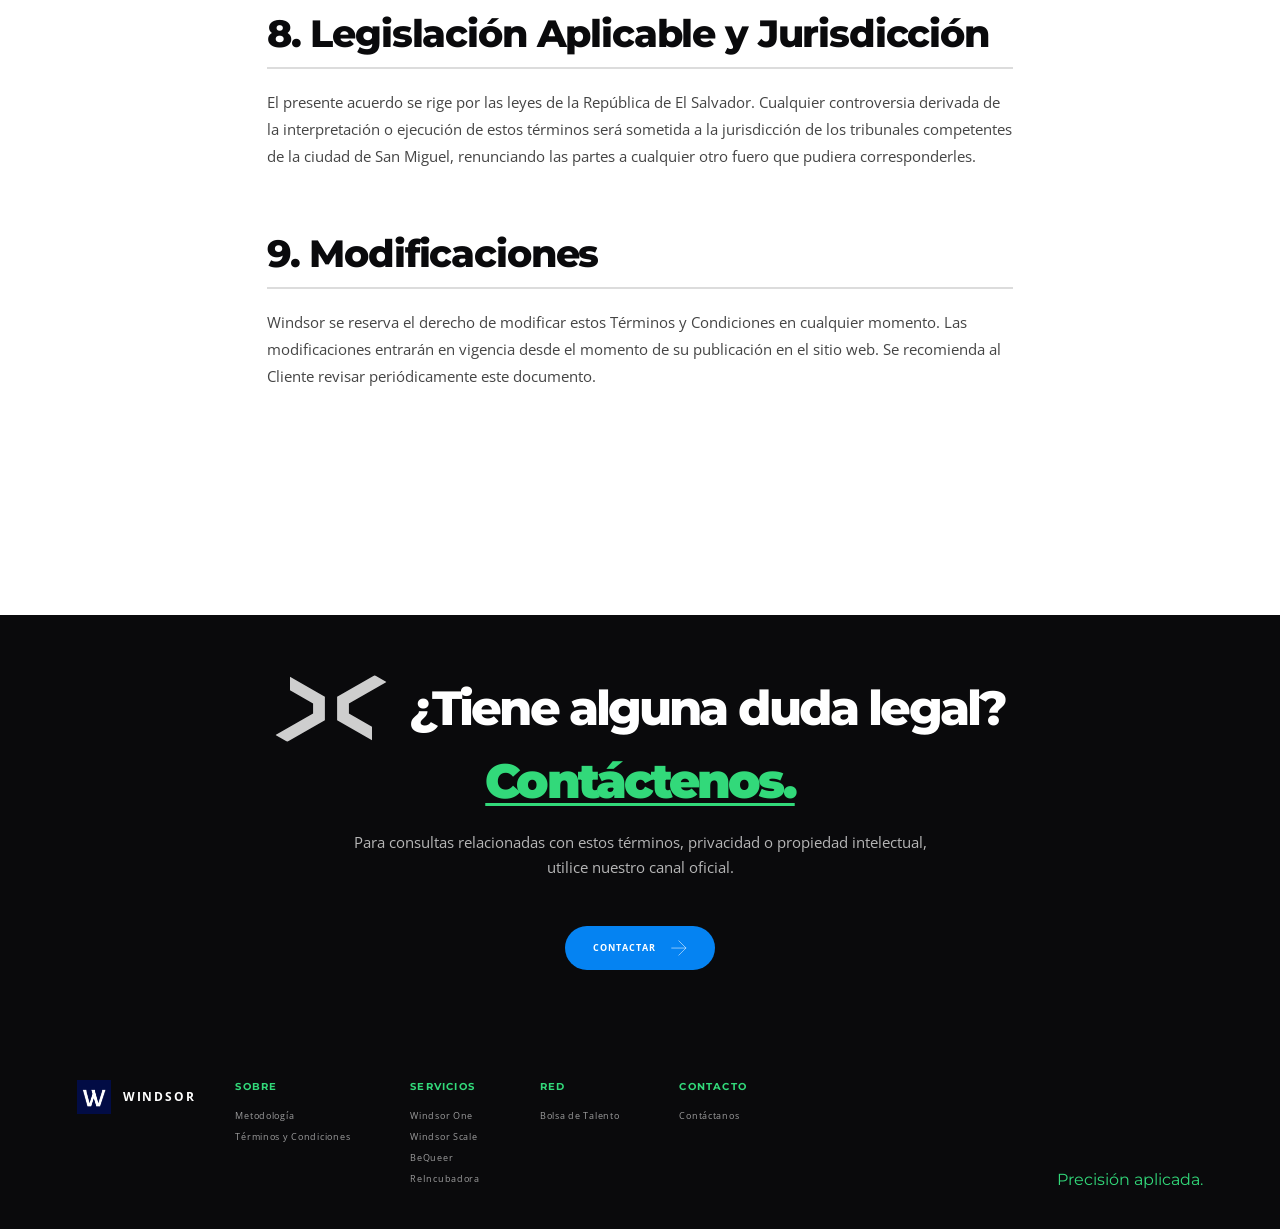
<file: transparencia.html>
<!DOCTYPE html>
<html lang="es">
<head>
<meta charset="utf-8">
<meta content="width=device-width, initial-scale=1.0" name="viewport">
<title>Windsor · Términos y Condiciones de Servicio</title>
<meta content="Términos y Condiciones de Servicio y Política de Privacidad de Windsor, conforme a la legislación de la República de El Salvador." name="description">
<link href="assets/favicon.png" rel="icon" type="image/png">
<link href="https://fonts.googleapis.com" rel="preconnect">
<link crossorigin="" href="https://fonts.gstatic.com" rel="preconnect">
<link href="https://fonts.googleapis.com/css2?family=Montserrat:wght@400;500;600;700;800;900&family=Open+Sans:wght@400;500;600;700&display=swap" rel="stylesheet">
<link href="styles.css" rel="stylesheet">
</head>
<body class="">

<!-- PRELOADER -->
<div class="preloader">
<div class="preloader-logo">W</div>
<div class="preloader-line"><span></span></div>
<div class="preloader-text">WINDSOR</div>
</div>

<!-- HEADER INYECTADO POR LAYOUT.JS -->
<div id="site-header"></div>

<main>

<!-- HERO -->
<section class="hero hero-bg-legal">
<div class="hero-noise"></div>
<div class="hero-topline">
    <span><img src="assets/corchetesabiertos.svg" class="corchete-icon" alt=""> WINDSOR / LEGAL</span>
    <span style="display: flex; align-items: center; gap: 10px;">DOCUMENTO OFICIAL</span>
</div>
<div class="hero-content">
<h1>Términos y<em>Condiciones.</em></h1>
<div class="hero-bottom">
<p>Este documento establece el marco legal vinculante para todos los servicios de Windsor, incluyendo el uso de nuestro sitio web, la contratación de proyectos, la participación en la Bolsa de Talento y el uso de los servicios de BeQueer.</p>
<a class="circle-button" href="#terminos">
    <span>Leer</span>
    <strong><img src="assets/flechasinfondo.svg" class="icon-white" alt="" style="width: 24px; height: 24px;"></strong>
</a>
</div>
</div>
<div class="hero-marquee">
<div class="marquee-track">
    <div class="marquee-content">
        <span>PROPIEDAD INTELECTUAL</span> <b><svg class="svg-icon svg-spark" viewBox="0 0 24 24"><path d="m12 3 1.7 6.3L20 11l-6.3 1.7L12 19l-1.7-6.3L4 11l6.3-1.7L12 3Z"></path></svg></b>
        <span>PROTECCIÓN DE DATOS</span> <b><svg class="svg-icon svg-spark" viewBox="0 0 24 24"><path d="m12 3 1.7 6.3L20 11l-6.3 1.7L12 19l-1.7-6.3L4 11l6.3-1.7L12 3Z"></path></svg></b>
        <span>FACTURACIÓN Y PAGOS</span> <b><svg class="svg-icon svg-spark" viewBox="0 0 24 24"><path d="m12 3 1.7 6.3L20 11l-6.3 1.7L12 19l-1.7-6.3L4 11l6.3-1.7L12 3Z"></path></svg></b>
        <span>JURISDICCIÓN</span> <b><svg class="svg-icon svg-spark" viewBox="0 0 24 24"><path d="m12 3 1.7 6.3L20 11l-6.3 1.7L12 19l-1.7-6.3L4 11l6.3-1.7L12 3Z"></path></svg></b>
        <span>PROPIEDAD INTELECTUAL</span> <b><svg class="svg-icon svg-spark" viewBox="0 0 24 24"><path d="m12 3 1.7 6.3L20 11l-6.3 1.7L12 19l-1.7-6.3L4 11l6.3-1.7L12 3Z"></path></svg></b>
        <span>PROTECCIÓN DE DATOS</span> <b><svg class="svg-icon svg-spark" viewBox="0 0 24 24"><path d="m12 3 1.7 6.3L20 11l-6.3 1.7L12 19l-1.7-6.3L4 11l6.3-1.7L12 3Z"></path></svg></b>
        <span>FACTURACIÓN Y PAGOS</span> <b><svg class="svg-icon svg-spark" viewBox="0 0 24 24"><path d="m12 3 1.7 6.3L20 11l-6.3 1.7L12 19l-1.7-6.3L4 11l6.3-1.7L12 3Z"></path></svg></b>
        <span>JURISDICCIÓN</span> <b><svg class="svg-icon svg-spark" viewBox="0 0 24 24"><path d="m12 3 1.7 6.3L20 11l-6.3 1.7L12 19l-1.7-6.3L4 11l6.3-1.7L12 3Z"></path></svg></b>
    </div>
    <div class="marquee-content">
        <span>PROPIEDAD INTELECTUAL</span> <b><svg class="svg-icon svg-spark" viewBox="0 0 24 24"><path d="m12 3 1.7 6.3L20 11l-6.3 1.7L12 19l-1.7-6.3L4 11l6.3-1.7L12 3Z"></path></svg></b>
        <span>PROTECCIÓN DE DATOS</span> <b><svg class="svg-icon svg-spark" viewBox="0 0 24 24"><path d="m12 3 1.7 6.3L20 11l-6.3 1.7L12 19l-1.7-6.3L4 11l6.3-1.7L12 3Z"></path></svg></b>
        <span>FACTURACIÓN Y PAGOS</span> <b><svg class="svg-icon svg-spark" viewBox="0 0 24 24"><path d="m12 3 1.7 6.3L20 11l-6.3 1.7L12 19l-1.7-6.3L4 11l6.3-1.7L12 3Z"></path></svg></b>
        <span>JURISDICCIÓN</span> <b><svg class="svg-icon svg-spark" viewBox="0 0 24 24"><path d="m12 3 1.7 6.3L20 11l-6.3 1.7L12 19l-1.7-6.3L4 11l6.3-1.7L12 3Z"></path></svg></b>
        <span>PROPIEDAD INTELECTUAL</span> <b><svg class="svg-icon svg-spark" viewBox="0 0 24 24"><path d="m12 3 1.7 6.3L20 11l-6.3 1.7L12 19l-1.7-6.3L4 11l6.3-1.7L12 3Z"></path></svg></b>
        <span>PROTECCIÓN DE DATOS</span> <b><svg class="svg-icon svg-spark" viewBox="0 0 24 24"><path d="m12 3 1.7 6.3L20 11l-6.3 1.7L12 19l-1.7-6.3L4 11l6.3-1.7L12 3Z"></path></svg></b>
        <span>FACTURACIÓN Y PAGOS</span> <b><svg class="svg-icon svg-spark" viewBox="0 0 24 24"><path d="m12 3 1.7 6.3L20 11l-6.3 1.7L12 19l-1.7-6.3L4 11l6.3-1.7L12 3Z"></path></svg></b>
        <span>JURISDICCIÓN</span> <b><svg class="svg-icon svg-spark" viewBox="0 0 24 24"><path d="m12 3 1.7 6.3L20 11l-6.3 1.7L12 19l-1.7-6.3L4 11l6.3-1.7L12 3Z"></path></svg></b>
    </div>
</div>
</div>
</section>

<!-- CONTENIDO LEGAL -->
<section class="section" id="terminos" style="background:var(--white);">
<div class="legal-content" data-reveal="">
<h2>1. Términos y Condiciones de Servicio (Clientes)</h2>
<span class="legal-date">Última actualización: 16 de noviembre de 2026</span>

<p>El presente documento constituye un acuerdo legal vinculante entre Windsor (en adelante, "el Prestador") y el cliente (en adelante, "el Cliente"). Al contratar cualquiera de nuestros servicios, el Cliente acepta los términos aquí establecidos, los cuales se rigen por las leyes de la República de El Salvador.</p>

<h3>1.1. Objeto y Alcance del Servicio</h3>
<p>Windsor presta servicios de consultoría estratégica, arquitectura de marca, auditoría digital y desarrollo de productos digitales personalizados. El alcance específico, los entregables y los plazos de cada proyecto se definirán de manera taxativa en la propuesta económica y el contrato de servicios correspondiente, el cual prevalecerá sobre cualquier información publicada en el sitio web.</p>

<h3>1.2. Obligaciones del Cliente</h3>
<p>El Cliente se compromete a proporcionar oportunamente la información, materiales y accesos necesarios para la correcta ejecución del proyecto. Cualquier retraso en la entrega de estos insumos por parte del Cliente eximirá a Windsor de responsabilidad por el incumplimiento de los plazos previamente acordados.</p>

<h3>1.3. Facturación y Política de Pagos</h3>
<p>Salvo pacto en contrario por escrito, los proyectos se abonarán de la siguiente manera:</p>
<ul>
    <li><strong>Anticipo:</strong> 50% del valor total al momento de la firma del contrato, para reservar la agenda del equipo y dar inicio a la fase de investigación.</li>
    <li><strong>Saldo final:</strong> 50% restante contra entrega y aprobación final del proyecto.</li>
</ul>
<p>En el caso de productos empaquetados (como Windsor One), se requerirá el pago del 100% al inicio del servicio. Los pagos se realizarán mediante transferencia bancaria o los canales electrónicos habilitados, conforme a la Ley de Firma Electrónica de El Salvador.</p>

<h3>1.4. Cancelación y Reembolsos</h3>
<p>En caso de cancelación por parte del Cliente, el anticipo inicial no será reembolsable, en concepto de reserva de agenda y horas de investigación y estrategia ya invertidas. Todo el material producido hasta la fecha de cancelación será entregado al Cliente. Las condiciones específicas de cancelación se detallarán en el contrato de servicios.</p>

<h3>1.5. Garantía de los Entregables y Productos Digitales</h3>
<p>Windsor garantiza que los productos digitales entregados (sitios web, aplicaciones, etc.) funcionarán sustancialmente de acuerdo con las especificaciones acordadas en el contrato. El Cliente dispondrá de un plazo de <strong>15 días hábiles</strong> desde la entrega para notificar por escrito cualquier defecto de funcionamiento o discrepancia con lo pactado. Pasado dicho plazo, se entenderá que el Cliente ha aceptado el entregable.</p>
<p>Windsor no será responsable por fallos derivados de: (i) modificaciones realizadas por el Cliente o terceros no autorizados; (ii) uso indebido del producto; (iii) fallos en servicios de terceros (hosting, APIs externas, etc.) no controlados por Windsor; o (iv) fuerza mayor.</p>

<h2>2. Política de Privacidad y Protección de Datos Personales</h2>

<p>En cumplimiento de la <strong>Ley para la Protección de Datos Personales (LPDP)</strong>, Decreto Legislativo N.º 144, vigente desde noviembre de 2024, Windsor informa al usuario sobre el tratamiento de sus datos personales.</p>

<h3>2.1. Finalidad del Tratamiento</h3>
<p>Los datos personales recopilados a través de nuestros formularios de contacto (nombre, correo electrónico, asunto y mensaje) serán utilizados exclusivamente para:</p>
<ul>
    <li>Responder a consultas y solicitudes de información.</li>
    <li>Gestionar la relación contractual y la prestación de los servicios.</li>
    <li>Enviar comunicaciones relacionadas con el proyecto, previo consentimiento expreso del titular.</li>
</ul>

<h3>2.2. Base Legal y Consentimiento</h3>
<p>El tratamiento de datos se fundamenta en el consentimiento libre, específico e informado del titular, así como en la ejecución de un contrato del cual el titular sea parte, conforme a lo establecido en el artículo 5 de la LPDP.</p>

<h3>2.3. Derechos del Titular (ARCO-POL)</h3>
<p>El titular de los datos tiene derecho a ejercer sus derechos de <strong>Acceso, Rectificación, Cancelación, Oposición, Portabilidad y Limitación del Tratamiento</strong> (ARCO-POL). Para ello, deberá enviar una solicitud escrita a través de nuestro formulario de contacto, indicando claramente el derecho que desea ejercer. Windsor responderá a dichas solicitudes en un plazo máximo de <strong>20 días hábiles</strong>, prorrogable por causas justificadas.</p>

<h3>2.4. Seguridad de la Información</h3>
<p>Windsor implementa medidas técnicas y organizativas apropiadas para garantizar la seguridad de los datos personales y evitar su alteración, pérdida, tratamiento o acceso no autorizado, en línea con la Ley de Ciberseguridad y las reformas a la Ley Especial Contra los Delitos Informáticos.</p>

<h3>2.5. Uso de Cookies</h3>
<p>Este sitio web no utiliza cookies de rastreo invasivas ni tecnologías similares para recopilar información personal con fines publicitarios. Cualquier cookie utilizada es estrictamente necesaria para el funcionamiento técnico del sitio.</p>

<h2>3. Propiedad Intelectual</h2>

<p>De conformidad con la <strong>Ley de Propiedad Intelectual de El Salvador</strong> (Decreto Legislativo N.º 66, vigente desde febrero de 2025), se establece lo siguiente:</p>

<h3>3.1. Titularidad de los Entregables</h3>
<p>Una vez abonado el 100% del valor del proyecto, el Cliente adquirirá la titularidad exclusiva de todos los derechos de propiedad intelectual sobre los entregables finales (código fuente, diseño gráfico, arquitectura de marca y documentación). Windsor se reserva el derecho de utilizar el proyecto como referencia en su portafolio, salvo pacto de confidencialidad en contrario.</p>

<h3>3.2. Herramientas y Metodología</h3>
<p>Las metodologías, procesos internos, frameworks y herramientas preexistentes utilizadas por Windsor para la ejecución del proyecto son y seguirán siendo propiedad exclusiva de Windsor, y no se transfieren al Cliente.</p>

<h3>3.3. Uso de Inteligencia Artificial</h3>
<p>Windsor utiliza herramientas de inteligencia artificial como apoyo en sus procesos creativos y técnicos. Sin embargo, el criterio estratégico, la supervisión y la validación final de todos los entregables son realizados por profesionales humanos. Windsor garantiza que los derechos de autor del resultado final pertenecen al Cliente y que no se utilizarán datos privados del proyecto para entrenar modelos de IA de acceso público.</p>

<h3>3.4. Contenido de Terceros</h3>
<p>El Cliente es el único responsable de garantizar que los materiales que proporciona a Windsor (imágenes, textos, logotipos, etc.) no infrinjan derechos de propiedad intelectual de terceros. Windsor no será responsable por reclamaciones derivadas del uso no autorizado de dicho contenido por parte del Cliente.</p>

<h2>4. Términos para la Bolsa de Talento (Profesionales)</h2>

<h3>4.1. Naturaleza de la Relación</h3>
<p>La Bolsa de Talento de Windsor es una <strong>red de curaduría de profesionales independientes</strong>. No constituye una relación laboral, sociedad, agencia o representación. Los profesionales que forman parte de la red mantienen su total independencia y autonomía técnica y económica.</p>

<h3>4.2. Contratación y Pagos</h3>
<p>Cualquier trabajo realizado por un profesional de la red para un cliente de Windsor se formalizará mediante un <strong>contrato de prestación de servicios profesionales</strong> independiente, que detallará el alcance, los honorarios, los plazos y las condiciones de pago. Windsor no es responsable del pago directo a los profesionales, salvo que se acuerde lo contrario por escrito.</p>

<h3>4.3. Confidencialidad y Datos Personales</h3>
<p>Los profesionales de la red están obligados a firmar un Acuerdo de Confidencialidad (NDA) antes de acceder a cualquier información sensible de los clientes. El tratamiento de sus datos personales por parte de Windsor se rige por la Política de Privacidad establecida en la Sección 2 de este documento.</p>

<h3>4.4. Uso de Imagen y Portafolio</h3>
<p>Windsor no utilizará el nombre, imagen o trabajo de un profesional de la red con fines promocionales sin su consentimiento expreso y por escrito. Cada profesional podrá solicitar en cualquier momento la eliminación de su perfil de la red.</p>

<h2>5. Términos para BeQueer (Comunidad LGBTQ+)</h2>

<h3>5.1. Compromiso de Inclusión y No Discriminación</h3>
<p>BeQueer se compromete a prestar sus servicios con los más altos estándares de inclusión, respeto y sensibilidad hacia la comunidad LGBTQ+. Cualquier práctica discriminatoria por parte de Windsor o de sus colaboradores será considerada una violación grave de estos términos.</p>

<h3>5.2. Manejo de Datos Sensibles</h3>
<p>BeQueer reconoce que la orientación sexual y la identidad de género son datos personales sensibles. Windsor implementará medidas de seguridad reforzadas para proteger esta información, incluyendo cifrado de datos y acceso restringido. Estos datos <strong>no serán compartidos con terceros bajo ninguna circunstancia</strong> sin el consentimiento explícito del titular.</p>

<h3>5.3. Uso de Imagen y Contenido Íntimo</h3>
<p>Windsor no utilizará imágenes o contenido de carácter íntimo o personal de los usuarios de BeQueer en ningún material promocional sin un consentimiento expreso, detallado y revocable.</p>

<h2>6. Limitación de Responsabilidad</h2>
<p>Windsor no será responsable por daños indirectos, incidentales, especiales o consecuentes derivados del uso o la imposibilidad de uso de los entregables. La responsabilidad total de Windsor, en cualquier caso, se limitará al monto total abonado por el Cliente por el proyecto en cuestión. Esta limitación no aplica en casos de dolo o culpa grave por parte de Windsor.</p>

<h2>7. Competencia Desleal y Propiedad Industrial</h2>
<p>Windsor se compromete a no realizar actos de competencia desleal, publicidad comparativa falsa o denigración de competidores. Asimismo, respeta los derechos de propiedad industrial de terceros y no utilizará marcas, nombres comerciales o diseños ajenos sin la debida autorización.</p>

<h2>8. Legislación Aplicable y Jurisdicción</h2>
<p>El presente acuerdo se rige por las leyes de la República de El Salvador. Cualquier controversia derivada de la interpretación o ejecución de estos términos será sometida a la jurisdicción de los tribunales competentes de la ciudad de San Miguel, renunciando las partes a cualquier otro fuero que pudiera corresponderles.</p>

<h2>9. Modificaciones</h2>
<p>Windsor se reserva el derecho de modificar estos Términos y Condiciones en cualquier momento. Las modificaciones entrarán en vigencia desde el momento de su publicación en el sitio web. Se recomienda al Cliente revisar periódicamente este documento.</p>

</div>
</section>

<!-- CTA FINAL -->
<section class="cide-link section">
<div class="container">
<h2><img src="assets/corchetesabiertos.svg" class="corchete-icon" alt=""> ¿Tiene alguna duda legal? <span>Contáctenos.</span></h2>
<p>Para consultas relacionadas con estos términos, privacidad o propiedad intelectual, utilice nuestro canal oficial.</p>
<a class="hook-button" href="contacto.html">Contactar <span aria-hidden="true" class="arrow-icon"><img src="assets/flechasinfondo.svg" class="icon-sm icon-white" alt=""></span></a>
</div>
</section>

</main>

<!-- FOOTER INYECTADO POR LAYOUT.JS -->
<div id="site-footer"></div>

<script src="layout.js"></script>
<script src="script.js"></script>
</body>
</html>
</file>
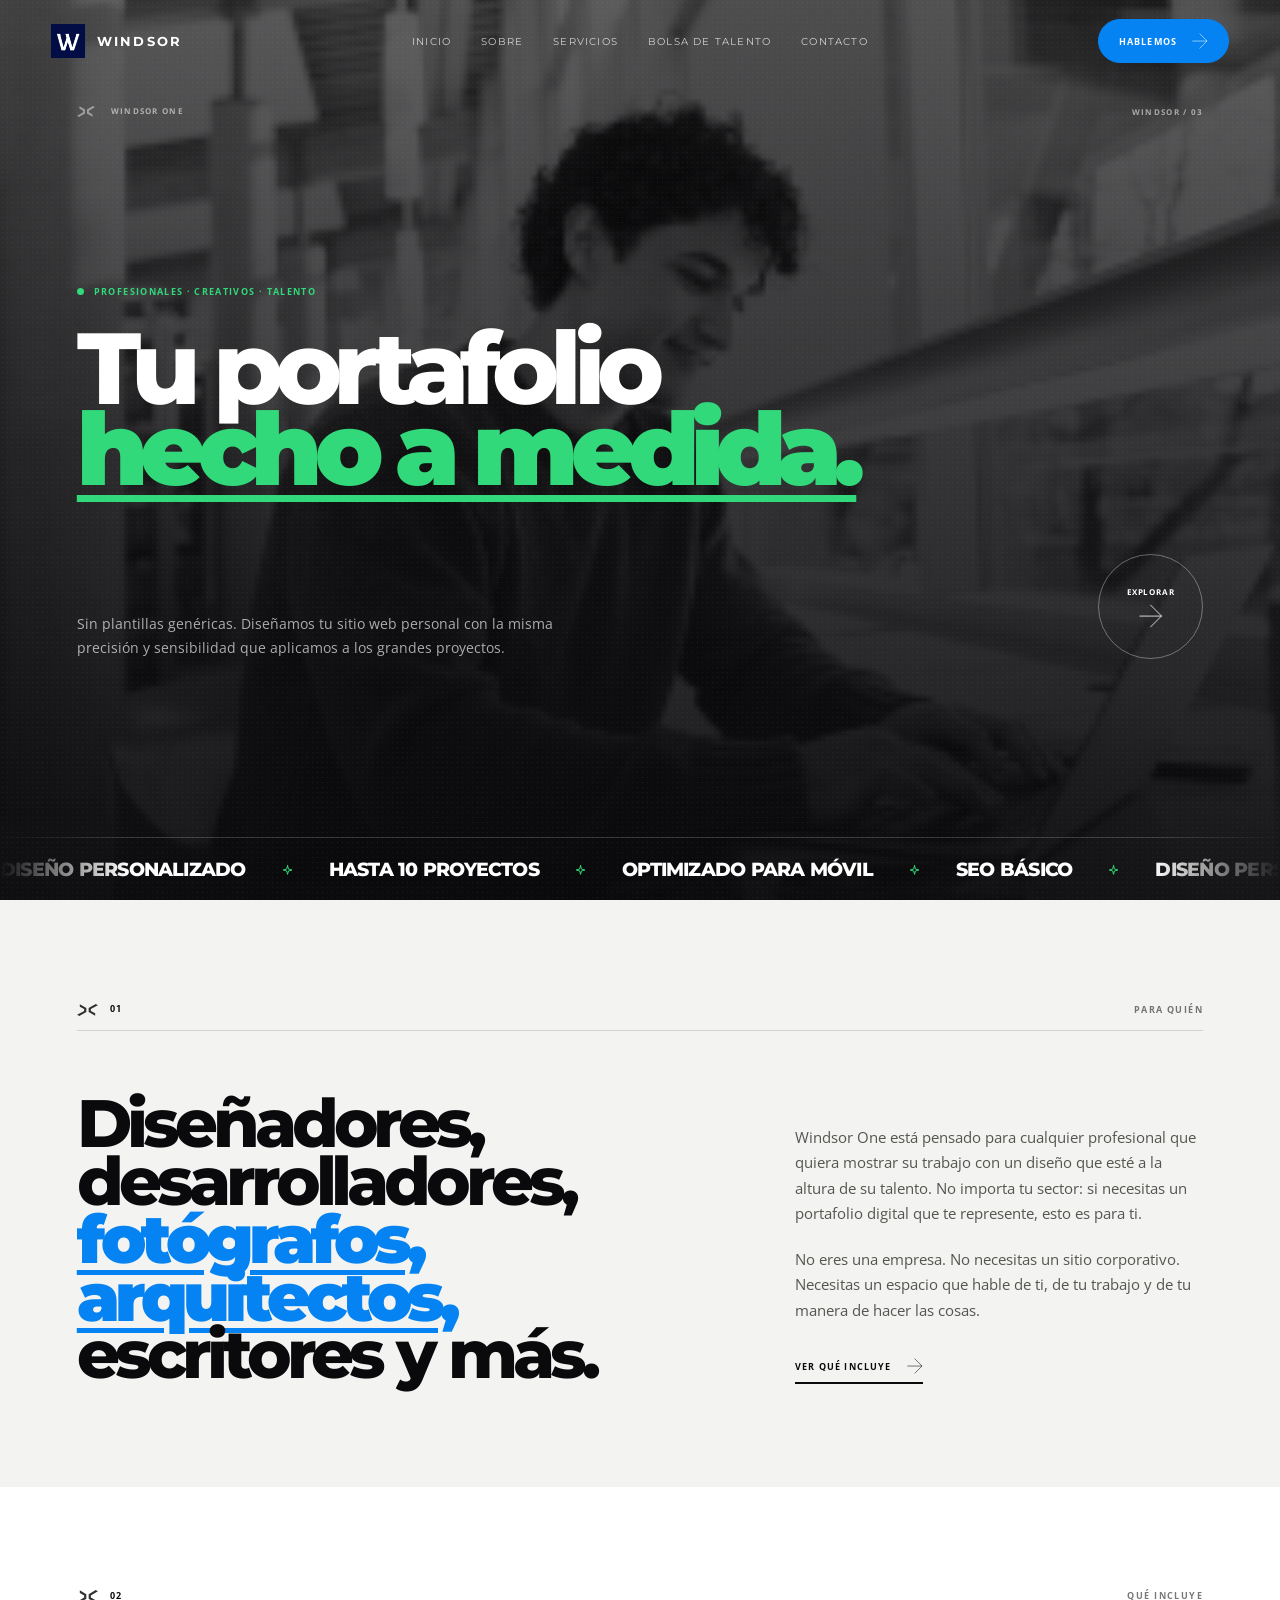
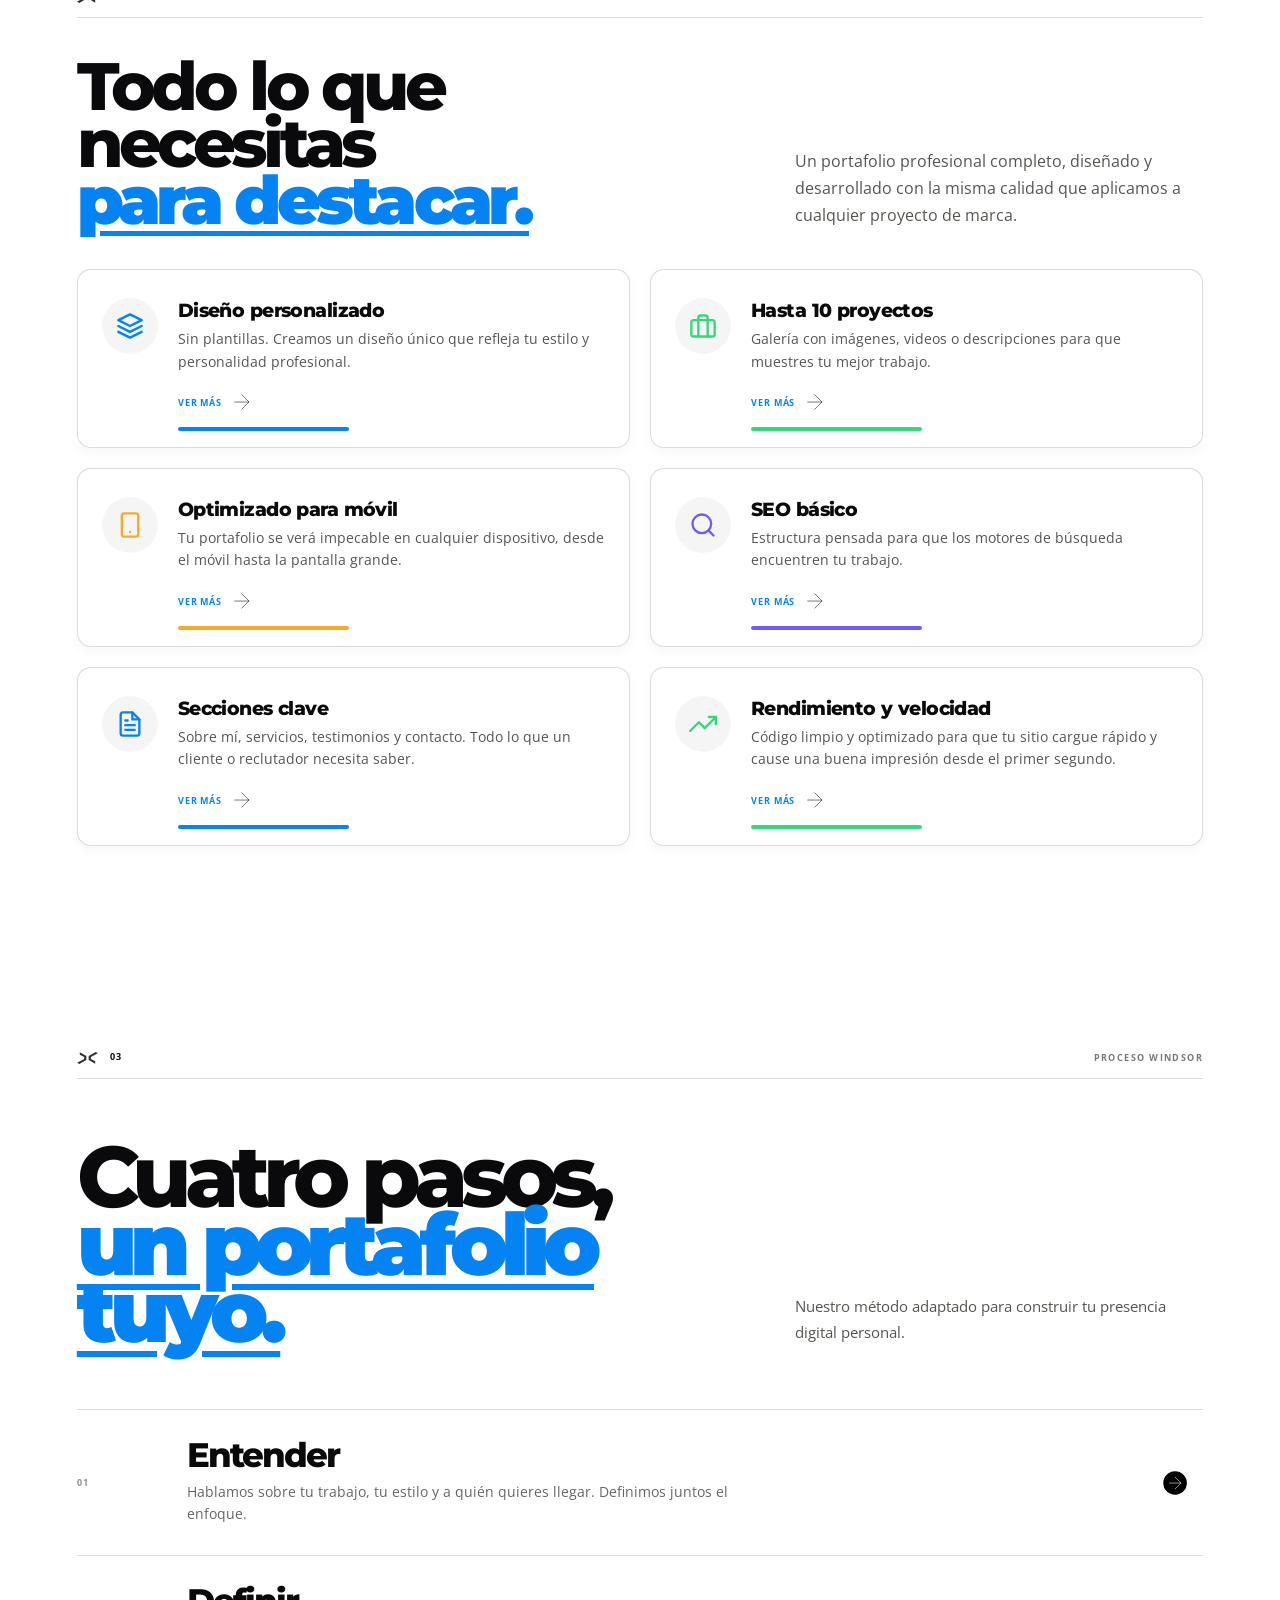
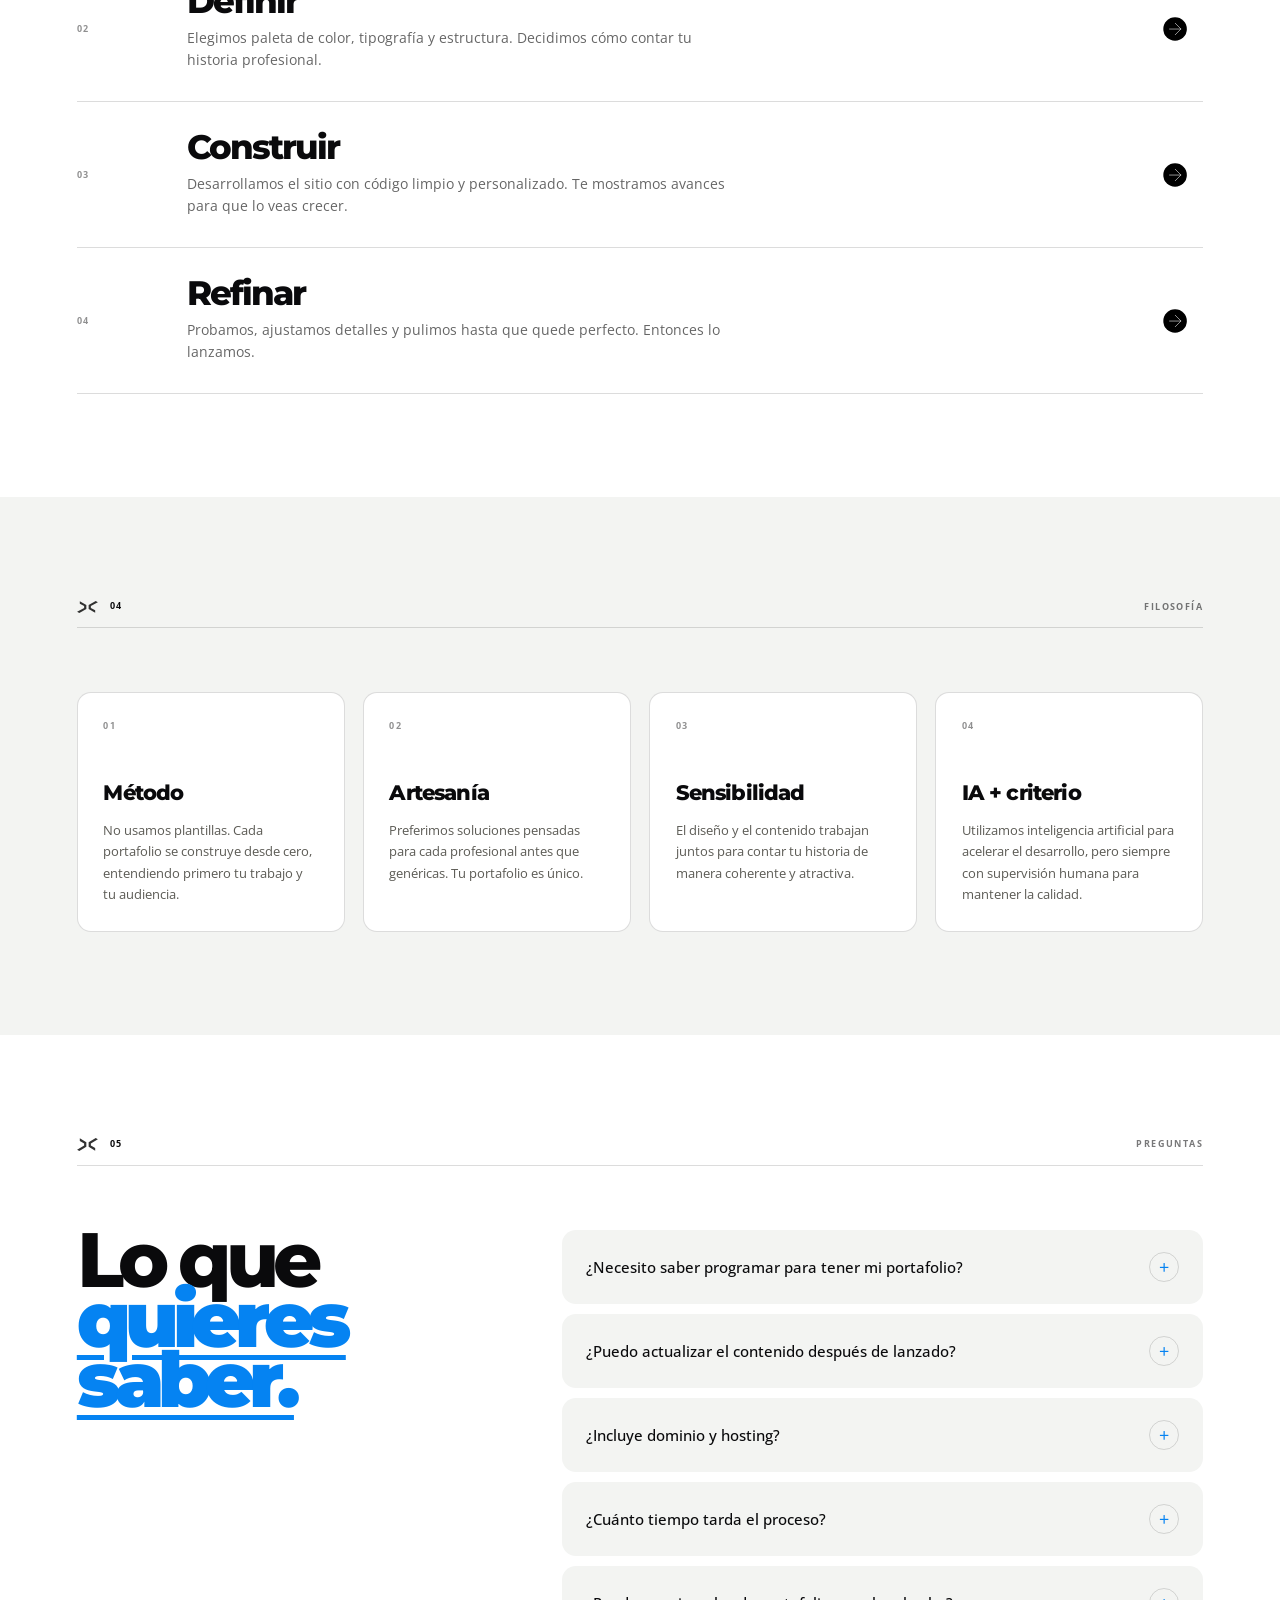
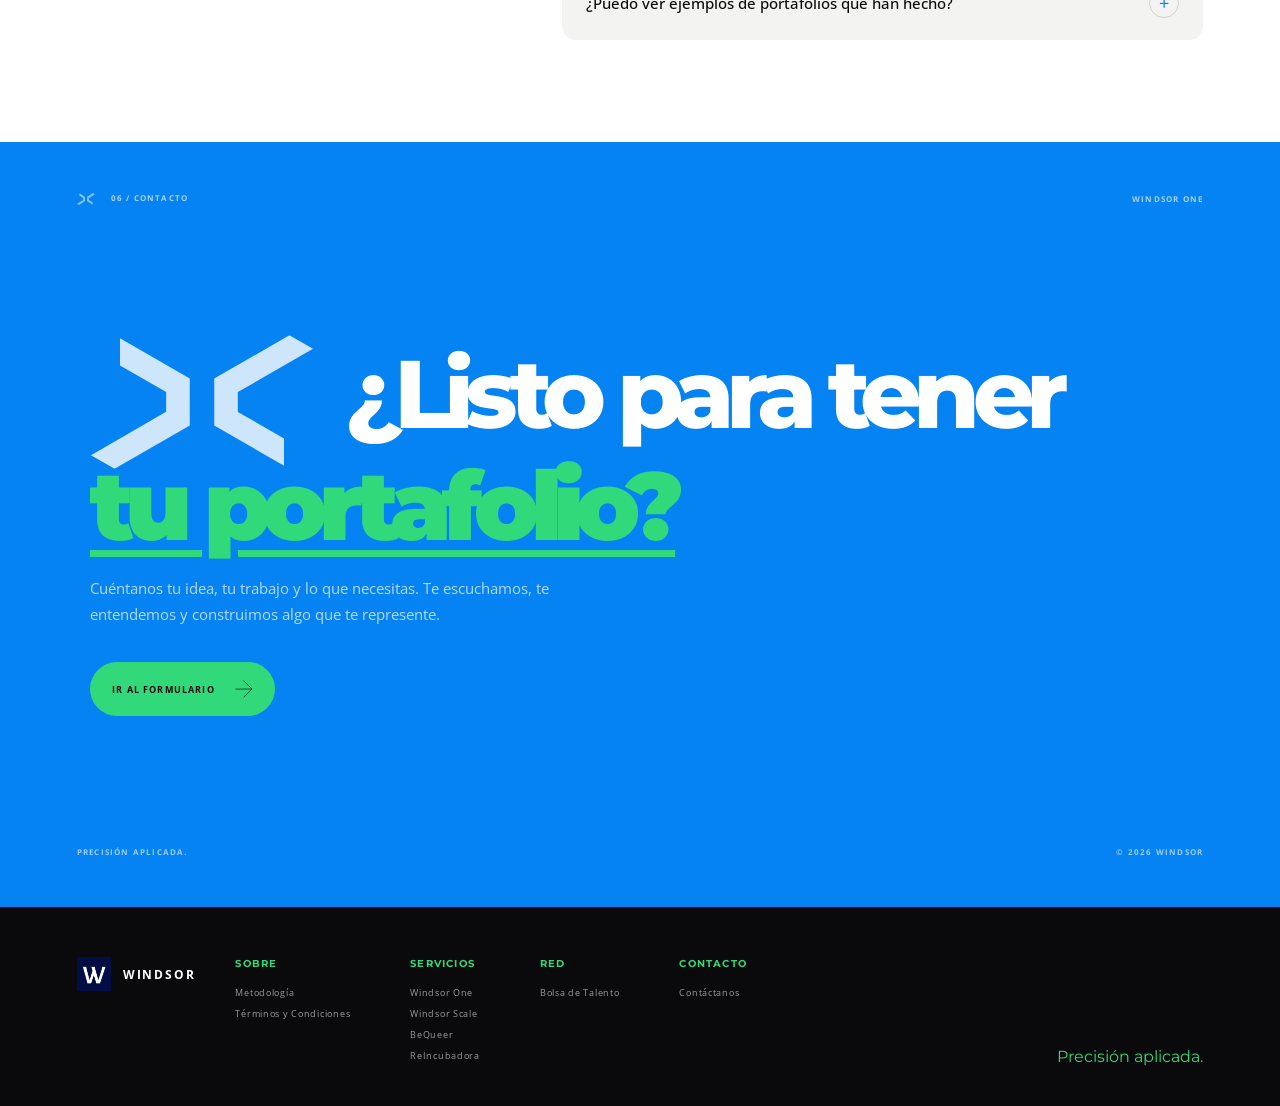
<file: windsor-one.html>
<!DOCTYPE html>
<html lang="es">
<head>
<meta charset="utf-8">
<meta content="width=device-width, initial-scale=1.0" name="viewport">
<title>Windsor One · Tu portafolio digital a medida</title>
<meta content="Creamos portafolios digitales para profesionales. Diseño personalizado, sin plantillas, con la calidad de Windsor." name="description">
<link href="assets/favicon.png" rel="icon" type="image/png">
<link href="https://fonts.googleapis.com" rel="preconnect">
<link crossorigin="" href="https://fonts.gstatic.com" rel="preconnect">
<link href="https://fonts.googleapis.com/css2?family=Montserrat:wght@400;500;600;700;800;900&family=Open+Sans:wght@400;500;600;700&display=swap" rel="stylesheet">
<link href="styles.css" rel="stylesheet">
</head>
<body class="">
<div class="preloader">
<div class="preloader-logo">W</div>
<div class="preloader-line"><span></span></div>
<div class="preloader-text">WINDSOR</div>
</div>

<div id="site-header"></div>

<main>

<section class="hero hero-bg-happy">
<div class="hero-noise"></div>
<div class="hero-topline">
    <span><img src="assets/corchetesabiertos.svg" class="corchete-icon" alt=""> WINDSOR ONE</span>
    <span style="display: flex; align-items: center; gap: 10px;">WINDSOR / 03</span>
</div>
<div class="hero-content">
<div class="hero-small">
    <span class="green-dot"></span>
    PROFESIONALES · CREATIVOS · TALENTO
</div>
<h1>Tu portafolio<em>hecho a medida.</em></h1>
<div class="hero-bottom">
<p>Sin plantillas genéricas. Diseñamos tu sitio web personal con la misma precisión y sensibilidad que aplicamos a los grandes proyectos.</p>
<a class="circle-button" href="#para-quien">
    <span>Explorar</span>
    <strong><img src="assets/flechasinfondo.svg" class="icon-white" alt="" style="width: 24px; height: 24px;"></strong>
</a>
</div>
</div>
<div class="hero-marquee">
<div class="marquee-track">
    <div class="marquee-content">
        <span>DISEÑO PERSONALIZADO</span> <b><svg class="svg-icon svg-spark" viewBox="0 0 24 24"><path d="m12 3 1.7 6.3L20 11l-6.3 1.7L12 19l-1.7-6.3L4 11l6.3-1.7L12 3Z"></path></svg></b>
        <span>HASTA 10 PROYECTOS</span> <b><svg class="svg-icon svg-spark" viewBox="0 0 24 24"><path d="m12 3 1.7 6.3L20 11l-6.3 1.7L12 19l-1.7-6.3L4 11l6.3-1.7L12 3Z"></path></svg></b>
        <span>OPTIMIZADO PARA MÓVIL</span> <b><svg class="svg-icon svg-spark" viewBox="0 0 24 24"><path d="m12 3 1.7 6.3L20 11l-6.3 1.7L12 19l-1.7-6.3L4 11l6.3-1.7L12 3Z"></path></svg></b>
        <span>SEO BÁSICO</span> <b><svg class="svg-icon svg-spark" viewBox="0 0 24 24"><path d="m12 3 1.7 6.3L20 11l-6.3 1.7L12 19l-1.7-6.3L4 11l6.3-1.7L12 3Z"></path></svg></b>
        <span>DISEÑO PERSONALIZADO</span> <b><svg class="svg-icon svg-spark" viewBox="0 0 24 24"><path d="m12 3 1.7 6.3L20 11l-6.3 1.7L12 19l-1.7-6.3L4 11l6.3-1.7L12 3Z"></path></svg></b>
        <span>HASTA 10 PROYECTOS</span> <b><svg class="svg-icon svg-spark" viewBox="0 0 24 24"><path d="m12 3 1.7 6.3L20 11l-6.3 1.7L12 19l-1.7-6.3L4 11l6.3-1.7L12 3Z"></path></svg></b>
        <span>OPTIMIZADO PARA MÓVIL</span> <b><svg class="svg-icon svg-spark" viewBox="0 0 24 24"><path d="m12 3 1.7 6.3L20 11l-6.3 1.7L12 19l-1.7-6.3L4 11l6.3-1.7L12 3Z"></path></svg></b>
        <span>SEO BÁSICO</span> <b><svg class="svg-icon svg-spark" viewBox="0 0 24 24"><path d="m12 3 1.7 6.3L20 11l-6.3 1.7L12 19l-1.7-6.3L4 11l6.3-1.7L12 3Z"></path></svg></b>
    </div>
    <div class="marquee-content">
        <span>DISEÑO PERSONALIZADO</span> <b><svg class="svg-icon svg-spark" viewBox="0 0 24 24"><path d="m12 3 1.7 6.3L20 11l-6.3 1.7L12 19l-1.7-6.3L4 11l6.3-1.7L12 3Z"></path></svg></b>
        <span>HASTA 10 PROYECTOS</span> <b><svg class="svg-icon svg-spark" viewBox="0 0 24 24"><path d="m12 3 1.7 6.3L20 11l-6.3 1.7L12 19l-1.7-6.3L4 11l6.3-1.7L12 3Z"></path></svg></b>
        <span>OPTIMIZADO PARA MÓVIL</span> <b><svg class="svg-icon svg-spark" viewBox="0 0 24 24"><path d="m12 3 1.7 6.3L20 11l-6.3 1.7L12 19l-1.7-6.3L4 11l6.3-1.7L12 3Z"></path></svg></b>
        <span>SEO BÁSICO</span> <b><svg class="svg-icon svg-spark" viewBox="0 0 24 24"><path d="m12 3 1.7 6.3L20 11l-6.3 1.7L12 19l-1.7-6.3L4 11l6.3-1.7L12 3Z"></path></svg></b>
        <span>DISEÑO PERSONALIZADO</span> <b><svg class="svg-icon svg-spark" viewBox="0 0 24 24"><path d="m12 3 1.7 6.3L20 11l-6.3 1.7L12 19l-1.7-6.3L4 11l6.3-1.7L12 3Z"></path></svg></b>
        <span>HASTA 10 PROYECTOS</span> <b><svg class="svg-icon svg-spark" viewBox="0 0 24 24"><path d="m12 3 1.7 6.3L20 11l-6.3 1.7L12 19l-1.7-6.3L4 11l6.3-1.7L12 3Z"></path></svg></b>
        <span>OPTIMIZADO PARA MÓVIL</span> <b><svg class="svg-icon svg-spark" viewBox="0 0 24 24"><path d="m12 3 1.7 6.3L20 11l-6.3 1.7L12 19l-1.7-6.3L4 11l6.3-1.7L12 3Z"></path></svg></b>
        <span>SEO BÁSICO</span> <b><svg class="svg-icon svg-spark" viewBox="0 0 24 24"><path d="m12 3 1.7 6.3L20 11l-6.3 1.7L12 19l-1.7-6.3L4 11l6.3-1.7L12 3Z"></path></svg></b>
    </div>
</div>
</div>
</section>

<section class="intro section" id="para-quien">
<div class="section-meta">
    <span><img src="assets/corchetesabiertos.svg" class="corchete-icon" alt="">01</span>
    <span>PARA QUIÉN</span>
</div>
<div class="intro-layout" data-reveal="">
<h2>Diseñadores, desarrolladores, <span>fotógrafos, arquitectos,</span> escritores y más.</h2>
<div class="intro-copy">
<p>Windsor One está pensado para cualquier profesional que quiera mostrar su trabajo con un diseño que esté a la altura de su talento. No importa tu sector: si necesitas un portafolio digital que te represente, esto es para ti.</p>
<p>No eres una empresa. No necesitas un sitio corporativo. Necesitas un espacio que hable de ti, de tu trabajo y de tu manera de hacer las cosas.</p>
<a class="underlined-link" href="#que-incluye">Ver qué incluye <span aria-hidden="true" class="arrow-icon"><img src="assets/flechasinfondo.svg" class="icon-sm icon-black" alt=""></span></a>
</div>
</div>
</section>

<section class="section" id="que-incluye" style="background:var(--white);">
<div class="section-meta">
    <span><img src="assets/corchetesabiertos.svg" class="corchete-icon" alt="">02</span>
    <span>QUÉ INCLUYE</span>
</div>
<div class="container">
<div class="services-heading" style="padding-top:40px; padding-bottom: 0;">
<h2>Todo lo que necesitas <span>para destacar.</span></h2>
<p>Un portafolio profesional completo, diseñado y desarrollado con la misma calidad que aplicamos a cualquier proyecto de marca.</p>
</div>
<div class="one-cards-grid">
<div class="one-card" data-reveal="">
<div class="card-inner">
<div class="icon-wrap blue"><svg viewBox="0 0 24 24"><path d="M12 2L2 7l10 5 10-5-10-5z"></path><path d="M2 17l10 5 10-5"></path><path d="M2 12l10 5 10-5"></path></svg></div>
<div class="card-body">
<h3>Diseño personalizado</h3>
<p>Sin plantillas. Creamos un diseño único que refleja tu estilo y personalidad profesional.</p>
<a class="card-link blue" href="contacto.html"><span class="link-text">Ver más</span><span class="arrow-icon"><img src="assets/flechasinfondo.svg" class="icon-sm icon-black" alt=""></span></a>
<div class="bottom-bar blue" style="width:40%;"></div>
</div>
</div>
</div>
<div class="one-card" data-reveal="">
<div class="card-inner">
<div class="icon-wrap green"><svg viewBox="0 0 24 24"><rect height="14" rx="2" ry="2" width="20" x="2" y="7"></rect><path d="M16 21V5a2 2 0 0 0-2-2h-4a2 2 0 0 0-2 2v16"></path></svg></div>
<div class="card-body">
<h3>Hasta 10 proyectos</h3>
<p>Galería con imágenes, videos o descripciones para que muestres tu mejor trabajo.</p>
<a class="card-link green" href="contacto.html"><span class="link-text">Ver más</span><span class="arrow-icon"><img src="assets/flechasinfondo.svg" class="icon-sm icon-black" alt=""></span></a>
<div class="bottom-bar green" style="width:40%;"></div>
</div>
</div>
</div>
<div class="one-card" data-reveal="">
<div class="card-inner">
<div class="icon-wrap yellow"><svg viewBox="0 0 24 24"><rect height="20" rx="2" ry="2" width="14" x="5" y="2"></rect><line x1="12" x2="12.01" y1="18" y2="18"></line></svg></div>
<div class="card-body">
<h3>Optimizado para móvil</h3>
<p>Tu portafolio se verá impecable en cualquier dispositivo, desde el móvil hasta la pantalla grande.</p>
<a class="card-link yellow" href="contacto.html"><span class="link-text">Ver más</span><span class="arrow-icon"><img src="assets/flechasinfondo.svg" class="icon-sm icon-black" alt=""></span></a>
<div class="bottom-bar yellow" style="width:40%;"></div>
</div>
</div>
</div>
<div class="one-card" data-reveal="">
<div class="card-inner">
<div class="icon-wrap purple"><svg viewBox="0 0 24 24"><circle cx="11" cy="11" r="8"></circle><line x1="21" x2="16.65" y1="21" y2="16.65"></line></svg></div>
<div class="card-body">
<h3>SEO básico</h3>
<p>Estructura pensada para que los motores de búsqueda encuentren tu trabajo.</p>
<a class="card-link purple" href="contacto.html"><span class="link-text">Ver más</span><span class="arrow-icon"><img src="assets/flechasinfondo.svg" class="icon-sm icon-black" alt=""></span></a>
<div class="bottom-bar purple" style="width:40%;"></div>
</div>
</div>
</div>
<div class="one-card" data-reveal="">
<div class="card-inner">
<div class="icon-wrap blue"><svg viewBox="0 0 24 24"><path d="M14 2H6a2 2 0 0 0-2 2v16a2 2 0 0 0 2 2h12a2 2 0 0 0 2-2V8z"></path><polyline points="14 2 14 8 20 8"></polyline><line x1="16" x2="8" y1="13" y2="13"></line><line x1="16" x2="8" y1="17" y2="17"></line><polyline points="10 9 9 9 8 9"></polyline></svg></div>
<div class="card-body">
<h3>Secciones clave</h3>
<p>Sobre mí, servicios, testimonios y contacto. Todo lo que un cliente o reclutador necesita saber.</p>
<a class="card-link blue" href="contacto.html"><span class="link-text">Ver más</span><span class="arrow-icon"><img src="assets/flechasinfondo.svg" class="icon-sm icon-black" alt=""></span></a>
<div class="bottom-bar blue" style="width:40%;"></div>
</div>
</div>
</div>
<div class="one-card" data-reveal="">
<div class="card-inner">
<div class="icon-wrap green"><svg viewBox="0 0 24 24"><polyline points="23 6 13.5 15.5 8.5 10.5 1 18"></polyline><polyline points="17 6 23 6 23 12"></polyline></svg></div>
<div class="card-body">
<h3>Rendimiento y velocidad</h3>
<p>Código limpio y optimizado para que tu sitio cargue rápido y cause una buena impresión desde el primer segundo.</p>
<a class="card-link green" href="contacto.html"><span class="link-text">Ver más</span><span class="arrow-icon"><img src="assets/flechasinfondo.svg" class="icon-sm icon-black" alt=""></span></a>
<div class="bottom-bar green" style="width:40%;"></div>
</div>
</div>
</div>
</div>
</div>
</section>

<section class="method section" id="proceso">
<div class="section-meta">
    <span><img src="assets/corchetesabiertos.svg" class="corchete-icon" alt="">03</span>
    <span>PROCESO WINDSOR</span>
</div>
<div class="method-heading">
<h2>Cuatro pasos, <em>un portafolio tuyo.</em></h2>
<p>Nuestro método adaptado para construir tu presencia digital personal.</p>
</div>
<div class="method-list">
<div class="method-row" data-reveal="">
    <span>01</span>
    <div><h3>Entender</h3><p>Hablamos sobre tu trabajo, tu estilo y a quién quieres llegar. Definimos juntos el enfoque.</p></div>
    <b aria-hidden="true" class="arrow-icon"><img src="assets/flechacircular.svg" alt="" style="width: 24px; height: 24px;"></b>
</div>
<div class="method-row" data-reveal="">
    <span>02</span>
    <div><h3>Definir</h3><p>Elegimos paleta de color, tipografía y estructura. Decidimos cómo contar tu historia profesional.</p></div>
    <b aria-hidden="true" class="arrow-icon"><img src="assets/flechacircular.svg" alt="" style="width: 24px; height: 24px;"></b>
</div>
<div class="method-row" data-reveal="">
    <span>03</span>
    <div><h3>Construir</h3><p>Desarrollamos el sitio con código limpio y personalizado. Te mostramos avances para que lo veas crecer.</p></div>
    <b aria-hidden="true" class="arrow-icon"><img src="assets/flechacircular.svg" alt="" style="width: 24px; height: 24px;"></b>
</div>
<div class="method-row" data-reveal="">
    <span>04</span>
    <div><h3>Refinar</h3><p>Probamos, ajustamos detalles y pulimos hasta que quede perfecto. Entonces lo lanzamos.</p></div>
    <b aria-hidden="true" class="arrow-icon"><img src="assets/flechacircular.svg" alt="" style="width: 24px; height: 24px;"></b>
</div>
</div>
</section>

<section class="principles section">
<div class="section-meta">
    <span><img src="assets/corchetesabiertos.svg" class="corchete-icon" alt="">04</span>
    <span>FILOSOFÍA</span>
</div>
<div class="principles-grid">
<div data-reveal=""><span>01</span><h3>Método</h3><p>No usamos plantillas. Cada portafolio se construye desde cero, entendiendo primero tu trabajo y tu audiencia.</p></div>
<div data-reveal=""><span>02</span><h3>Artesanía</h3><p>Preferimos soluciones pensadas para cada profesional antes que genéricas. Tu portafolio es único.</p></div>
<div data-reveal=""><span>03</span><h3>Sensibilidad</h3><p>El diseño y el contenido trabajan juntos para contar tu historia de manera coherente y atractiva.</p></div>
<div data-reveal=""><span>04</span><h3>IA + criterio</h3><p>Utilizamos inteligencia artificial para acelerar el desarrollo, pero siempre con supervisión humana para mantener la calidad.</p></div>
</div>
</section>

<section class="faq section">
<div class="section-meta">
    <span><img src="assets/corchetesabiertos.svg" class="corchete-icon" alt="">05</span>
    <span>PREGUNTAS</span>
</div>
<div class="faq-layout">
<h2>Lo que <em>quieres saber.</em></h2>
<div class="faq-list">
<article class="faq-item" data-reveal=""><button class="faq-question" aria-expanded="false"><span>¿Necesito saber programar para tener mi portafolio?</span><b>+</b></button><div class="faq-answer"><p>No. Nosotros nos encargamos de todo el desarrollo. Tú solo necesitas proporcionarnos el contenido (textos, imágenes, proyectos) y nosotros construimos el sitio.</p></div></article>
<article class="faq-item" data-reveal=""><button class="faq-question" aria-expanded="false"><span>¿Puedo actualizar el contenido después de lanzado?</span><b>+</b></button><div class="faq-answer"><p>Sí. Te entregamos instrucciones claras para que puedas hacer cambios menores por tu cuenta. Si necesitas modificaciones más complejas, podemos ayudarte con un costo adicional.</p></div></article>
<article class="faq-item" data-reveal=""><button class="faq-question" aria-expanded="false"><span>¿Incluye dominio y hosting?</span><b>+</b></button><div class="faq-answer"><p>No está incluido en el servicio base, pero podemos recomendarte proveedores y ayudarte a configurarlo. También podemos gestionarlo por ti si lo prefieres.</p></div></article>
<article class="faq-item" data-reveal=""><button class="faq-question" aria-expanded="false"><span>¿Cuánto tiempo tarda el proceso?</span><b>+</b></button><div class="faq-answer"><p>El proceso completo suele tomar entre 5 y 7 días hábiles, dependiendo de la complejidad y de la rapidez con que nos entregues el contenido.</p></div></article>
<article class="faq-item" data-reveal=""><button class="faq-question" aria-expanded="false"><span>¿Puedo ver ejemplos de portafolios que han hecho?</span><b>+</b></button><div class="faq-answer"><p>Por supuesto. Contáctanos y te mostraremos algunos de nuestros trabajos anteriores para que veas la calidad de nuestro diseño y desarrollo.</p></div></article>
</div>
</div>
</section>

<section class="contact" id="contacto">
<div class="contact-top">
    <span><img src="assets/corchetesabiertos.svg" class="corchete-icon" alt=""> 06 / CONTACTO</span>
    <span>WINDSOR ONE</span>
</div>
<div class="contact-main">
<h2><img src="assets/corchetesabiertos.svg" class="corchete-icon" alt=""> ¿Listo para tener <em>tu portafolio?</em></h2>
<p>Cuéntanos tu idea, tu trabajo y lo que necesitas. Te escuchamos, te entendemos y construimos algo que te represente.</p>
<a class="contact-button" href="contacto.html">Ir al formulario <span aria-hidden="true" class="arrow-icon"><img src="assets/flechasinfondo.svg" class="icon-black" alt="" style="width: 18px; height: 18px;"></span></a>
</div>
<div class="contact-bottom"><span>PRECISIÓN APLICADA.</span><span>© 2026 WINDSOR</span></div>
</section>

</main>

<div id="site-footer"></div>

<script src="layout.js"></script>
<script src="script.js"></script>
</body>
</html>
</file>
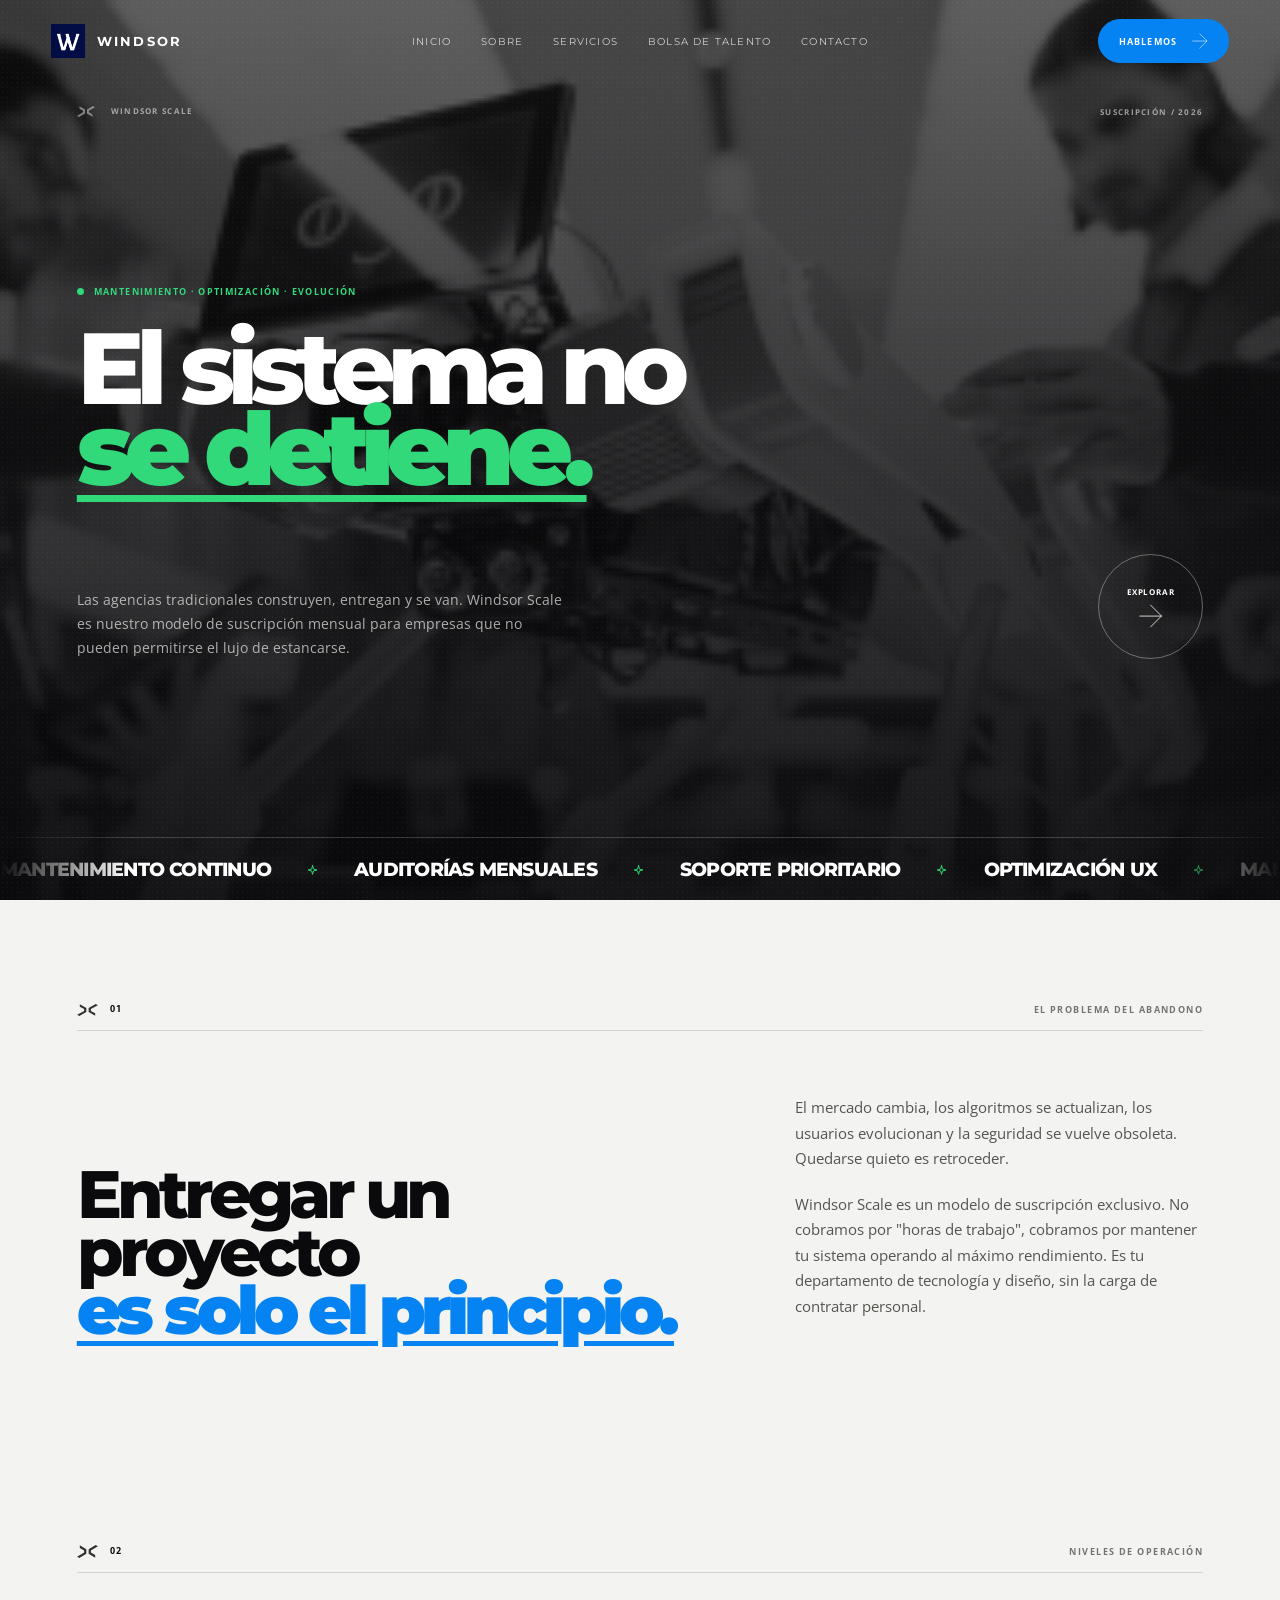
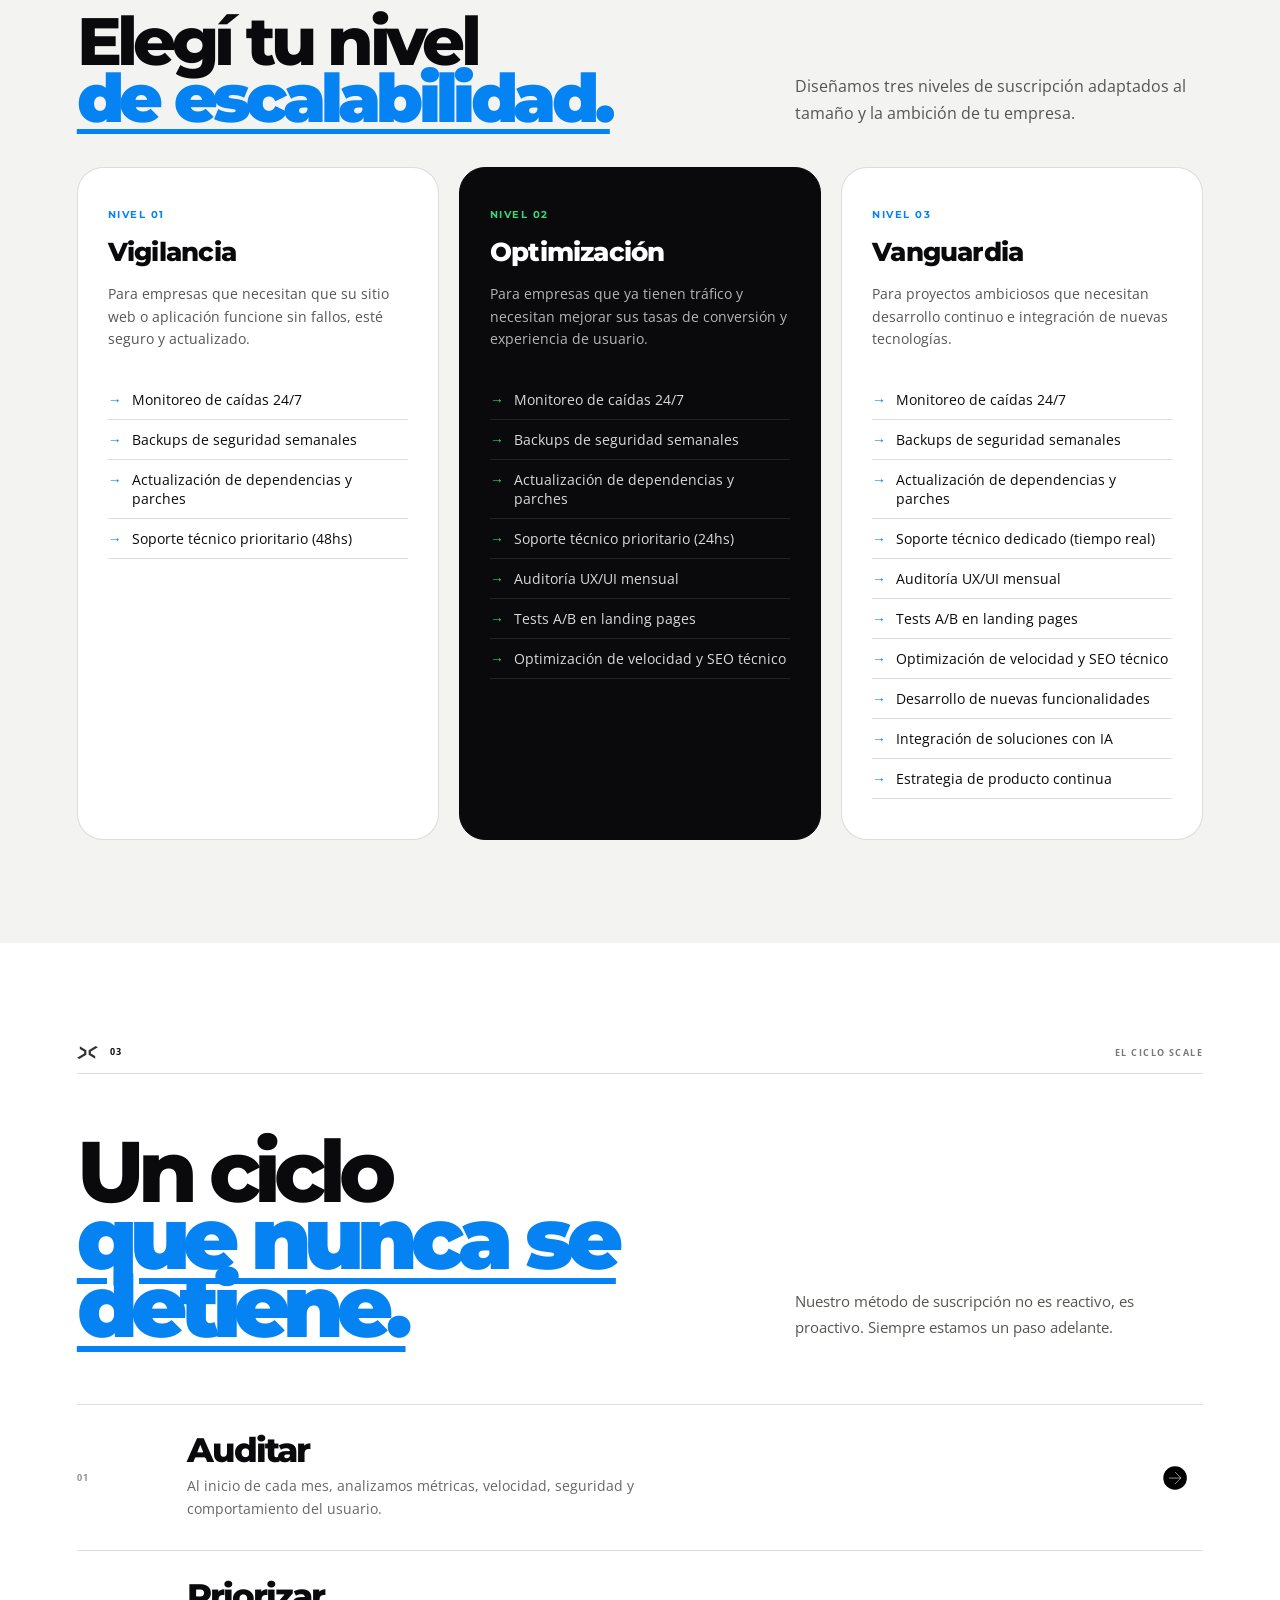
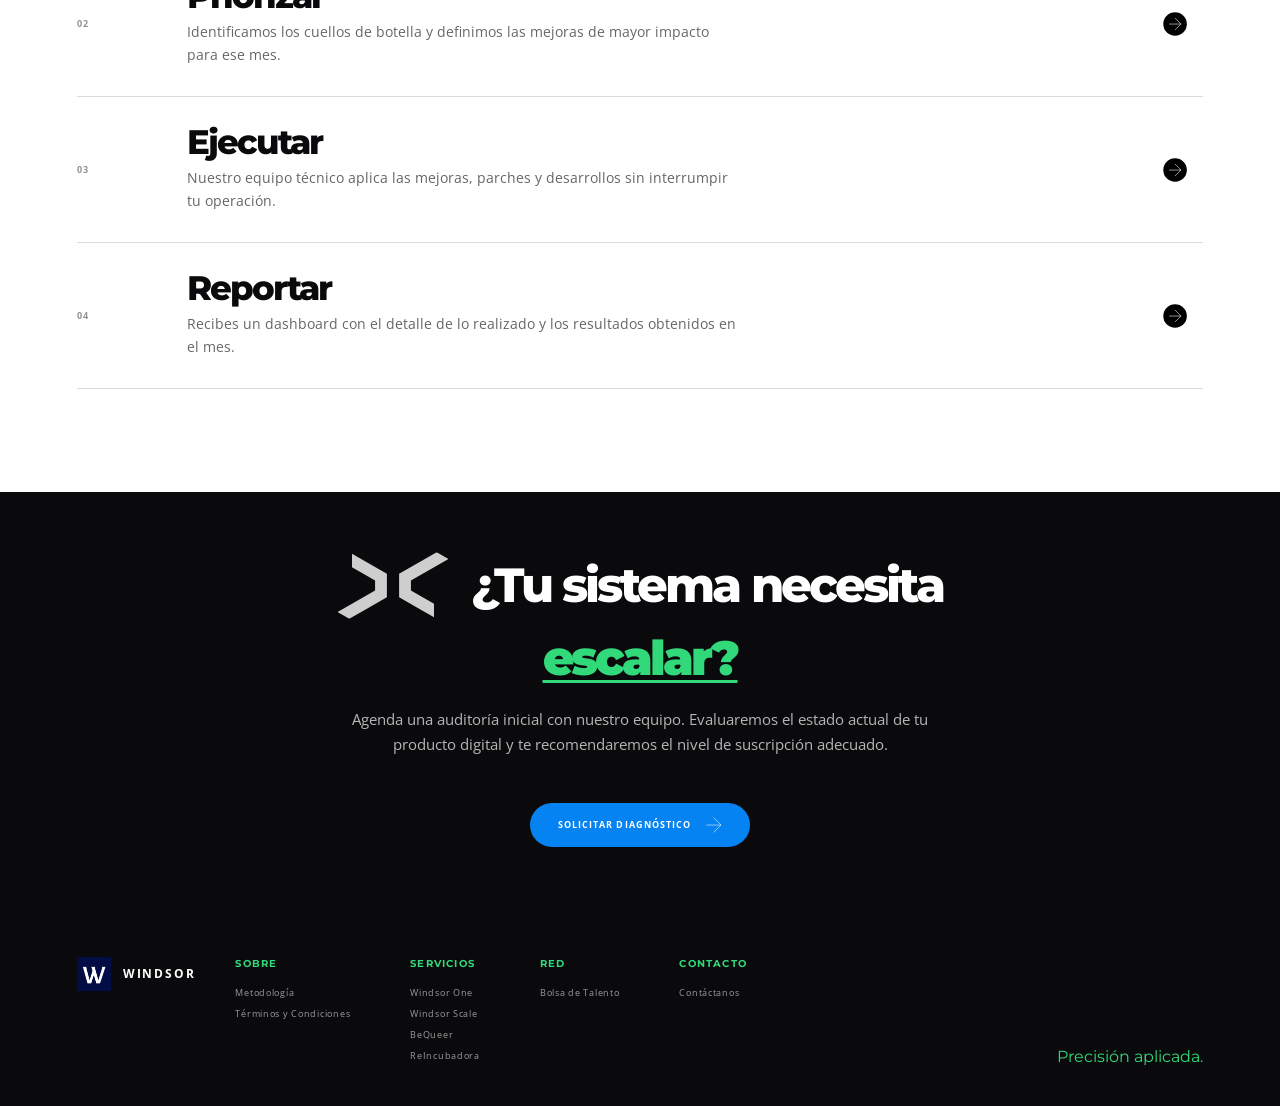
<file: windsor-scale.html>
<!DOCTYPE html>
<html lang="es">
<head>
<meta charset="utf-8">
<meta content="width=device-width, initial-scale=1.0" name="viewport">
<title>Windsor Scale · Evolución Continua</title>
<meta content="Windsor Scale: Suscripción de élite para mantener, optimizar y escalar tu producto digital. Tu departamento de tecnología y diseño, sin contratar personal." name="description">
<link href="assets/favicon.png" rel="icon" type="image/png">
<link href="https://fonts.googleapis.com" rel="preconnect">
<link crossorigin="" href="https://fonts.gstatic.com" rel="preconnect">
<link href="https://fonts.googleapis.com/css2?family=Montserrat:wght@400;500;600;700;800;900&family=Open+Sans:wght@400;500;600;700&display=swap" rel="stylesheet">
<link href="styles.css" rel="stylesheet">
</head>
<body class="">

<!-- PRELOADER -->
<div class="preloader">
<div class="preloader-logo">W</div>
<div class="preloader-line"><span></span></div>
<div class="preloader-text">WINDSOR</div>
</div>

<!-- HEADER INYECTADO POR LAYOUT.JS -->
<div id="site-header"></div>

<main>

<!-- HERO -->
<section class="hero hero-bg-scale">
<div class="hero-noise"></div>
<div class="hero-topline">
    <span>
        <img src="assets/corchetesabiertos.svg" class="corchete-icon" alt=""> 
        WINDSOR SCALE
    </span>
    <span style="display: flex; align-items: center; gap: 10px;">
        SUSCRIPCIÓN / 2026
    </span>
</div>
<div class="hero-content">
<div class="hero-small">
    <span class="green-dot"></span>
    MANTENIMIENTO · OPTIMIZACIÓN · EVOLUCIÓN
</div>
<h1>El sistema no <em>se detiene.</em></h1>
<div class="hero-bottom">
<p>Las agencias tradicionales construyen, entregan y se van. Windsor Scale es nuestro modelo de suscripción mensual para empresas que no pueden permitirse el lujo de estancarse.</p>
<a class="circle-button" href="#niveles">
    <span>Explorar</span>
    <strong><img src="assets/flechasinfondo.svg" class="icon-white" alt="" style="width: 24px; height: 24px;"></strong>
</a>
</div>
</div>
<div class="hero-marquee">
<div class="marquee-track">
    <!-- BLOQUE 1 -->
    <div class="marquee-content">
        <span>MANTENIMIENTO CONTINUO</span> <b><svg class="svg-icon svg-spark" viewBox="0 0 24 24"><path d="m12 3 1.7 6.3L20 11l-6.3 1.7L12 19l-1.7-6.3L4 11l6.3-1.7L12 3Z"></path></svg></b>
        <span>AUDITORÍAS MENSUALES</span> <b><svg class="svg-icon svg-spark" viewBox="0 0 24 24"><path d="m12 3 1.7 6.3L20 11l-6.3 1.7L12 19l-1.7-6.3L4 11l6.3-1.7L12 3Z"></path></svg></b>
        <span>SOPORTE PRIORITARIO</span> <b><svg class="svg-icon svg-spark" viewBox="0 0 24 24"><path d="m12 3 1.7 6.3L20 11l-6.3 1.7L12 19l-1.7-6.3L4 11l6.3-1.7L12 3Z"></path></svg></b>
        <span>OPTIMIZACIÓN UX</span> <b><svg class="svg-icon svg-spark" viewBox="0 0 24 24"><path d="m12 3 1.7 6.3L20 11l-6.3 1.7L12 19l-1.7-6.3L4 11l6.3-1.7L12 3Z"></path></svg></b>
        <span>MANTENIMIENTO CONTINUO</span> <b><svg class="svg-icon svg-spark" viewBox="0 0 24 24"><path d="m12 3 1.7 6.3L20 11l-6.3 1.7L12 19l-1.7-6.3L4 11l6.3-1.7L12 3Z"></path></svg></b>
        <span>AUDITORÍAS MENSUALES</span> <b><svg class="svg-icon svg-spark" viewBox="0 0 24 24"><path d="m12 3 1.7 6.3L20 11l-6.3 1.7L12 19l-1.7-6.3L4 11l6.3-1.7L12 3Z"></path></svg></b>
        <span>SOPORTE PRIORITARIO</span> <b><svg class="svg-icon svg-spark" viewBox="0 0 24 24"><path d="m12 3 1.7 6.3L20 11l-6.3 1.7L12 19l-1.7-6.3L4 11l6.3-1.7L12 3Z"></path></svg></b>
        <span>OPTIMIZACIÓN UX</span> <b><svg class="svg-icon svg-spark" viewBox="0 0 24 24"><path d="m12 3 1.7 6.3L20 11l-6.3 1.7L12 19l-1.7-6.3L4 11l6.3-1.7L12 3Z"></path></svg></b>
    </div>
    <!-- BLOQUE 2 (DUPLICADO) -->
    <div class="marquee-content">
        <span>MANTENIMIENTO CONTINUO</span> <b><svg class="svg-icon svg-spark" viewBox="0 0 24 24"><path d="m12 3 1.7 6.3L20 11l-6.3 1.7L12 19l-1.7-6.3L4 11l6.3-1.7L12 3Z"></path></svg></b>
        <span>AUDITORÍAS MENSUALES</span> <b><svg class="svg-icon svg-spark" viewBox="0 0 24 24"><path d="m12 3 1.7 6.3L20 11l-6.3 1.7L12 19l-1.7-6.3L4 11l6.3-1.7L12 3Z"></path></svg></b>
        <span>SOPORTE PRIORITARIO</span> <b><svg class="svg-icon svg-spark" viewBox="0 0 24 24"><path d="m12 3 1.7 6.3L20 11l-6.3 1.7L12 19l-1.7-6.3L4 11l6.3-1.7L12 3Z"></path></svg></b>
        <span>OPTIMIZACIÓN UX</span> <b><svg class="svg-icon svg-spark" viewBox="0 0 24 24"><path d="m12 3 1.7 6.3L20 11l-6.3 1.7L12 19l-1.7-6.3L4 11l6.3-1.7L12 3Z"></path></svg></b>
        <span>MANTENIMIENTO CONTINUO</span> <b><svg class="svg-icon svg-spark" viewBox="0 0 24 24"><path d="m12 3 1.7 6.3L20 11l-6.3 1.7L12 19l-1.7-6.3L4 11l6.3-1.7L12 3Z"></path></svg></b>
        <span>AUDITORÍAS MENSUALES</span> <b><svg class="svg-icon svg-spark" viewBox="0 0 24 24"><path d="m12 3 1.7 6.3L20 11l-6.3 1.7L12 19l-1.7-6.3L4 11l6.3-1.7L12 3Z"></path></svg></b>
        <span>SOPORTE PRIORITARIO</span> <b><svg class="svg-icon svg-spark" viewBox="0 0 24 24"><path d="m12 3 1.7 6.3L20 11l-6.3 1.7L12 19l-1.7-6.3L4 11l6.3-1.7L12 3Z"></path></svg></b>
        <span>OPTIMIZACIÓN UX</span> <b><svg class="svg-icon svg-spark" viewBox="0 0 24 24"><path d="m12 3 1.7 6.3L20 11l-6.3 1.7L12 19l-1.7-6.3L4 11l6.3-1.7L12 3Z"></path></svg></b>
    </div>
</div>
</div>
</section>

<!-- INTRO -->
<section class="intro section" id="que-es">
<div class="section-meta">
    <span><img src="assets/corchetesabiertos.svg" class="corchete-icon" alt="">01</span>
    <span>EL PROBLEMA DEL ABANDONO</span>
</div>
<div class="intro-layout" data-reveal="">
<h2>Entregar un proyecto <span>es solo el principio.</span></h2>
<div class="intro-copy">
<p>El mercado cambia, los algoritmos se actualizan, los usuarios evolucionan y la seguridad se vuelve obsoleta. Quedarse quieto es retroceder.</p>
<p>Windsor Scale es un modelo de suscripción exclusivo. No cobramos por "horas de trabajo", cobramos por mantener tu sistema operando al máximo rendimiento. Es tu departamento de tecnología y diseño, sin la carga de contratar personal.</p>
</div>
</div>
</section>

<!-- NIVELES DE OPERACIÓN -->
<section class="section" id="niveles" style="background:var(--cream);">
<div class="section-meta">
    <span><img src="assets/corchetesabiertos.svg" class="corchete-icon" alt="">02</span>
    <span>NIVELES DE OPERACIÓN</span>
</div>
<div class="container">
<div class="services-heading" style="padding-top:40px; padding-bottom: 0;">
<h2>Elegí tu nivel <span>de escalabilidad.</span></h2>
<p>Diseñamos tres niveles de suscripción adaptados al tamaño y la ambición de tu empresa.</p>
</div>

<div class="scale-grid">
<!-- Nivel 1 -->
<div class="scale-card" data-reveal="">
<span class="level">NIVEL 01</span>
<h3>Vigilancia</h3>
<p class="desc">Para empresas que necesitan que su sitio web o aplicación funcione sin fallos, esté seguro y actualizado.</p>
<ul>
    <li>Monitoreo de caídas 24/7</li>
    <li>Backups de seguridad semanales</li>
    <li>Actualización de dependencias y parches</li>
    <li>Soporte técnico prioritario (48hs)</li>
</ul>
</div>
<!-- Nivel 2 -->
<div class="scale-card highlight" data-reveal="">
<span class="level">NIVEL 02</span>
<h3>Optimización</h3>
<p class="desc">Para empresas que ya tienen tráfico y necesitan mejorar sus tasas de conversión y experiencia de usuario.</p>
<ul>
    <li>Monitoreo de caídas 24/7</li>
    <li>Backups de seguridad semanales</li>
    <li>Actualización de dependencias y parches</li>
    <li>Soporte técnico prioritario (24hs)</li>
    <li>Auditoría UX/UI mensual</li>
    <li>Tests A/B en landing pages</li>
    <li>Optimización de velocidad y SEO técnico</li>
</ul>
</div>
<!-- Nivel 3 -->
<div class="scale-card" data-reveal="">
<span class="level">NIVEL 03</span>
<h3>Vanguardia</h3>
<p class="desc">Para proyectos ambiciosos que necesitan desarrollo continuo e integración de nuevas tecnologías.</p>
<ul>
    <li>Monitoreo de caídas 24/7</li>
    <li>Backups de seguridad semanales</li>
    <li>Actualización de dependencias y parches</li>
    <li>Soporte técnico dedicado (tiempo real)</li>
    <li>Auditoría UX/UI mensual</li>
    <li>Tests A/B en landing pages</li>
    <li>Optimización de velocidad y SEO técnico</li>
    <li>Desarrollo de nuevas funcionalidades</li>
    <li>Integración de soluciones con IA</li>
    <li>Estrategia de producto continua</li>
</ul>
</div>
</div>
</div>
</section>

<!-- METODOLOGÍA (CÓMO FUNCIONA) -->
<section class="method section" id="proceso">
<div class="section-meta">
    <span><img src="assets/corchetesabiertos.svg" class="corchete-icon" alt="">03</span>
    <span>EL CICLO SCALE</span>
</div>
<div class="method-heading">
<h2>Un ciclo <em>que nunca se detiene.</em></h2>
<p>Nuestro método de suscripción no es reactivo, es proactivo. Siempre estamos un paso adelante.</p>
</div>
<div class="method-list">
<div class="method-row" data-reveal="">
    <span>01</span>
    <div><h3>Auditar</h3><p>Al inicio de cada mes, analizamos métricas, velocidad, seguridad y comportamiento del usuario.</p></div>
    <b aria-hidden="true" class="arrow-icon"><img src="assets/flechacircular.svg" alt="" style="width: 24px; height: 24px;"></b>
</div>
<div class="method-row" data-reveal="">
    <span>02</span>
    <div><h3>Priorizar</h3><p>Identificamos los cuellos de botella y definimos las mejoras de mayor impacto para ese mes.</p></div>
    <b aria-hidden="true" class="arrow-icon"><img src="assets/flechacircular.svg" alt="" style="width: 24px; height: 24px;"></b>
</div>
<div class="method-row" data-reveal="">
    <span>03</span>
    <div><h3>Ejecutar</h3><p>Nuestro equipo técnico aplica las mejoras, parches y desarrollos sin interrumpir tu operación.</p></div>
    <b aria-hidden="true" class="arrow-icon"><img src="assets/flechacircular.svg" alt="" style="width: 24px; height: 24px;"></b>
</div>
<div class="method-row" data-reveal="">
    <span>04</span>
    <div><h3>Reportar</h3><p>Recibes un dashboard con el detalle de lo realizado y los resultados obtenidos en el mes.</p></div>
    <b aria-hidden="true" class="arrow-icon"><img src="assets/flechacircular.svg" alt="" style="width: 24px; height: 24px;"></b>
</div>
</div>
</section>

<!-- CTA FINAL -->
<section class="cide-link section">
<div class="container">
<h2><img src="assets/corchetesabiertos.svg" class="corchete-icon" alt=""> ¿Tu sistema necesita <span>escalar?</span></h2>
<p>Agenda una auditoría inicial con nuestro equipo. Evaluaremos el estado actual de tu producto digital y te recomendaremos el nivel de suscripción adecuado.</p>
<a class="hook-button" href="contacto.html">Solicitar Diagnóstico <span aria-hidden="true" class="arrow-icon"><img src="assets/flechasinfondo.svg" class="icon-sm icon-white" alt=""></span></a>
</div>
</section>

</main>

<!-- FOOTER INYECTADO POR LAYOUT.JS -->
<div id="site-footer"></div>

<script src="layout.js"></script>
<script src="script.js"></script>
</body>
</html>
</file>
<file: styles.css>
/* =========================================================
   WINDSOR — VISUAL SYSTEM UNIFICADO
========================================================= */

/* 1. VARIABLES Y RESET */
:root {
    --black: #0a0a0c;
    --black-soft: #131317;
    --cream: #f3f4f2;
    --white: #ffffff;
    
    /* PALETA DE MARCA */
    --blue: #0583F2;
    --blue-dark: #046bc7;
    --green: #32D97A;
    --green-dark: #28b864;
    --yellow: #F2AC29;
    --purple: #705CF2;
    
    --grey: #dcdde0;
    --grey-dark: #85868c;
    --line: rgba(10, 10, 12, 0.14);
    --white-line: rgba(255, 255, 255, 0.18);
    
    --sans: "Montserrat","Helvetica Neue",Arial,sans-serif;
    --body: "Open Sans","Helvetica Neue",Arial,sans-serif;
    --serif: var(--sans);
    --radius: 26px;
    --radius-sm: 14px;
    --radius-pill: 999px;
    --max-width: 1440px;
    
    --space-section: clamp(4.75rem, 8vw, 7rem);
    --space-content: clamp(2.75rem, 5vw, 5rem);
    --space-grid: clamp(1.25rem, 2.4vw, 2rem);
    --space-card: clamp(1.25rem, 2vw, 1.75rem);
}

* { box-sizing: border-box; margin:0; padding:0; }
html { scroll-behavior: smooth; overflow-x: hidden; }
body {
    background: var(--cream);
    color: var(--black);
    font-family: var(--body);
    overflow-x: hidden;
    min-width:320px;
}
h1,h2,h3,h4,.logo,.logo-name,.card-tags span,.desktop-nav a,.mobile-menu-label { font-family:var(--sans); }
h1,h2,h3,h4 { font-weight:800; }
em { font-style:normal; }
body.menu-active { overflow:hidden; }
a { color:inherit; text-decoration:none; }
button { color:inherit; font:inherit; }
img { max-width:100%; display:block; }
section { scroll-margin-top:82px; }

/* 2. PRELOADER */
.preloader {
    position:fixed; inset:0; z-index:9999;
    background:var(--black); color:var(--white);
    display:flex; flex-direction:column; align-items:center; justify-content:center;
    transition: opacity 0.7s ease, visibility 0.7s ease;
}
.preloader.loaded { opacity:0; visibility:hidden; pointer-events:none; }
.preloader-logo {
    font-family:var(--serif); font-weight:900; font-size:clamp(52.5px,7.5vw,75px);
    line-height:1; color:var(--blue); animation: preloaderPulse 1.2s ease infinite alternate;
}
.preloader-line { width:min(180px,45vw); height:2px; margin-top:25px; overflow:hidden; background:rgba(255,255,255,0.15); }
.preloader-line span { display:block; width:100%; height:100%; background:var(--blue); transform:translateX(-100%); animation: preloaderLine 1.4s ease forwards; }
.preloader-text { margin-top:18px; font-size:9px; letter-spacing:0.3em; opacity:0.55; }
@keyframes preloaderLine { to { transform:translateX(0); } }
@keyframes preloaderPulse { from { transform:scale(0.95); } to { transform:scale(1.05); } }

/* 3. HEADER Y NAVEGACIÓN */
.header {
    position:fixed; top:0; left:0; width:100%; height:82px; padding:0 4vw; display:flex; align-items:center; justify-content:space-between;
    z-index:500; color:var(--white); transition: transform 0.35s ease, background 0.35s ease, color 0.35s ease, backdrop-filter 0.35s ease; isolation:isolate;
}
.header.hidden { transform:translateY(-100%); }
.header::before {
    content:""; position:absolute; inset:0; z-index:-1;
    background: radial-gradient(rgba(255,255,255,0.75) 0.5px, transparent 0.5px), linear-gradient(180deg, rgba(10,10,12,0.92), rgba(10,10,12,0.55) 70%, transparent);
    background-size:4px 4px, 100% 100%; opacity:0; transition:opacity 0.35s ease;
}
.header.scrolled::before { opacity:1; }
.header.scrolled { backdrop-filter:blur(15px); }
.logo { display:flex; align-items:center; gap:12px; font-size:13px; font-weight:700; letter-spacing:0.16em; }
.logo-icon { width:34px; height:34px; display:block; }
.logo-name { font-family:var(--sans); }

/* Desktop Nav */
.desktop-nav .nav-list { display: flex; align-items: center; gap: 30px; list-style: none; margin: 0; padding: 0; }
.desktop-nav .nav-list > li { position: relative; }
.desktop-nav .nav-list > li > a { font-size: 10px; text-transform: uppercase; letter-spacing: 0.12em; opacity: 0.75; transition: opacity 0.25s; padding: 8px 0; display: block; }
.desktop-nav .nav-list > li > a:hover, .desktop-nav .nav-list > li > a.active { opacity: 1; }
.desktop-nav .nav-list > li > a::after { content: ""; position: absolute; left: 0; bottom: -4px; width: 100%; height: 1px; background: currentColor; transform: scaleX(0); transition: transform 0.3s; }
.desktop-nav .nav-list > li > a:hover::after, .desktop-nav .nav-list > li > a.active::after { transform: scaleX(1); }
.desktop-nav .submenu {
    position: absolute; top: 100%; left: 0; min-width: 180px;
    background: var(--black); color: var(--white); padding: 12px 0;
    border-radius: var(--radius-sm); box-shadow: 0 20px 40px rgba(0,0,0,0.5);
    opacity: 0; visibility: hidden; transform: translateY(8px); transition: opacity 0.25s ease, transform 0.25s ease, visibility 0.25s;
    list-style: none; margin: 0; z-index: 10;
}
.desktop-nav .dropdown:hover .submenu { opacity: 1; visibility: visible; transform: translateY(0); }
.desktop-nav .submenu li a { display: block; padding: 8px 20px; font-size: 10px; letter-spacing: 0.08em; opacity: 0.75; transition: background 0.2s, opacity 0.2s; }
.desktop-nav .submenu li a:hover { background: rgba(255,255,255,0.06); opacity: 1; }

/* Header Actions */
.header-actions { display: flex; align-items: center; gap: 18px; }
.header-button {
    display:inline-flex; align-items:center; gap:15px; padding:13px 20px; background:var(--blue); border:1px solid var(--blue);
    border-radius:var(--radius-pill); font-size:9px; font-weight:700; letter-spacing:0.12em; text-transform:uppercase;
    transition: background 0.25s ease, color 0.25s ease, gap 0.25s ease, padding 0.25s ease;
    color: var(--white);
}
.header-button:hover { background:var(--green); color:var(--black); border-color:var(--green); gap:22px; padding-right: 24px; }
.header-button:hover .icon-white { filter: brightness(0); }
.menu-button {
    display:none; width:42px; height:42px; background:transparent; border:1px solid rgba(255,255,255,0.4);
    border-radius:var(--radius-pill); cursor:pointer; flex-direction:column; align-items:center; justify-content:center; gap:6px;
}
.menu-button span { display:block; width:17px; height:1px; background:currentColor; transition: transform 0.3s ease, opacity 0.3s ease; }

/* Mobile Menu */
.mobile-menu {
    position:fixed; inset:0; z-index:450; background:var(--black); color:var(--white);
    opacity:0; visibility:hidden; pointer-events:none; transform:translateY(-20px); transition: opacity 0.35s ease, visibility 0.35s ease, transform 0.35s ease; overflow-y:auto;
}
.mobile-menu.active { opacity:1; visibility:visible; pointer-events:auto; transform:translateY(0); }
.mobile-menu-inner { min-height:100%; padding:110px 7vw 50px; display:flex; flex-direction:column; justify-content:center; gap:clamp(18px,4vw,30px); }
.mobile-menu-label { margin-bottom:10px; color:var(--green); font-size:9px; font-weight:700; letter-spacing:0.2em; }
.mobile-group-title { font-size: 9px; font-weight: 700; letter-spacing: 0.2em; color: var(--green); margin: 15px 0 5px; text-transform: uppercase; }
.mobile-menu a { font-size:clamp(1.5rem,6vw,3rem); line-height:0.95; letter-spacing:-0.06em; transition:color 0.25s ease; }
.mobile-menu a:hover { color:var(--green); }

/* 4. ESTRUCTURAS GENERALES Y SECCIONES */
.section { padding:var(--space-section) 6vw; }
.section-meta {
    width:100%; max-width:var(--max-width); margin:0 auto; padding-bottom:14px; border-bottom:1px solid var(--line);
    display:flex; justify-content:space-between; align-items:center; gap:20px; font-size:9px; font-weight:700; letter-spacing:0.16em;
}
.section-meta span:last-child { opacity:0.55; }
.container { max-width:var(--max-width); margin:0 auto; }
[data-reveal] { opacity:0; transform:translateY(35px); transition: opacity 0.8s ease, transform 0.8s cubic-bezier(.2,.8,.2,1); }
[data-reveal].visible { opacity:1; transform:translateY(0); }

/* 5. COMPONENTES ESPECÍFICOS */
/* Hero */
.hero { position:relative; min-height:max(720px, 100svh); background:var(--black); color:var(--white); overflow:hidden; display:flex; flex-direction:column; }
.hero-bg-lab { background-image: linear-gradient(rgba(10,10,12,0.65), rgba(10,10,12,0.95)), url('assets/laboratorio.png'); background-size: cover; background-position: center; background-attachment: fixed; }
.hero-bg-research { background-image: linear-gradient(rgba(10,10,12,0.65), rgba(10,10,12,0.95)), url('assets/investigacion.png'); background-size: cover; background-position: center; background-attachment: fixed; }
.hero-bg-happy { background-image: linear-gradient(rgba(10,10,12,0.65), rgba(10,10,12,0.95)), url('assets/feliz.png'); background-size: cover; background-position: center; background-attachment: fixed; }
.hero-bg-talent { background-image: linear-gradient(rgba(10,10,12,0.65), rgba(10,10,12,0.95)), url('assets/dialogo.png'); background-size: cover; background-position: center; background-attachment: fixed; }
.hero-bg-bequeer { background-image: linear-gradient(rgba(10,10,12,0.65), rgba(10,10,12,0.95)), url('assets/amigos.png'); background-size: cover; background-position: center; background-attachment: fixed; }
.hero-bg-404 { background-image: linear-gradient(rgba(10,10,12,0.65), rgba(10,10,12,0.95)), url('assets/caminando.png'); background-size: cover; background-position: center; background-attachment: fixed; }
.hero-bg-incubator { background-image: linear-gradient(rgba(10,10,12,0.65), rgba(10,10,12,0.95)), url('assets/laboratorio.png'); background-size: cover; background-position: center; background-attachment: fixed; }
.hero-bg-scale { background-image: linear-gradient(rgba(10,10,12,0.65), rgba(10,10,12,0.95)), url('assets/tech.png'); background-size: cover; background-position: center; background-attachment: fixed; }
.hero-bg-legal { background-image: linear-gradient(rgba(10,10,12,0.65), rgba(10,10,12,0.95)), url('assets/caja.png'); background-size: cover; background-position: center; background-attachment: fixed; }

.hero-noise { position:absolute; inset:0; opacity:0.08; pointer-events:none; background-image:radial-gradient(rgba(255,255,255,0.8) 0.6px, transparent 0.6px); background-size:5px 5px; }
.hero-topline { position:relative; z-index:2; display:flex; justify-content:space-between; gap:30px; padding:105px 6vw 0; font-size:8px; font-weight:700; letter-spacing:0.16em; opacity:0.55; }
.hero-content { position:relative; z-index:2; width:min(100%, var(--max-width)); margin:auto; padding:60px 6vw 70px; }
.hero-small { display:flex; align-items:center; gap:10px; margin-bottom:30px; color:var(--green); font-size:9px; font-weight:700; letter-spacing:0.15em; }
.green-dot { width:7px; height:7px; border-radius:50%; background:var(--green); animation:dotPulse 2s ease infinite; }
@keyframes dotPulse { 0%,100% { opacity:0.5; transform:scale(0.85); } 50% { opacity:1; transform:scale(1.15); } }
.hero h1 { max-width:1150px; font-size:clamp(3rem, 7.875vw, 7.875rem); line-height:0.8; letter-spacing:-0.085em; }
.hero h1 em { display:block; color:var(--green); font-family:var(--serif); font-weight:900; text-decoration:underline; text-decoration-thickness:0.07em; text-underline-offset:0.1em; }
.hero-bottom { margin-top:65px; display:flex; align-items:flex-end; justify-content:space-between; gap:40px; }
.hero-bottom p { max-width:490px; color:rgba(255,255,255,0.65); font-size:14px; line-height:1.7; }
.circle-button {
    width:105px; height:105px; flex:0 0 auto; border:1px solid rgba(255,255,255,0.35); border-radius:50%;
    display:flex; flex-direction:column; align-items:center; justify-content:center; gap:7px; color:var(--white); font-size:8px; font-weight:700; letter-spacing:0.1em; text-transform:uppercase;
    transition: background 0.35s ease, color 0.35s ease, transform 0.35s ease;
}
.circle-button strong { font-size:17px; }
.circle-button:hover { background:var(--green); color:var(--black); transform:rotate(10deg); }

/* MARQUEE DEFINITIVO */
.hero-marquee, .statement-marquee {
    position: relative; z-index: 2; overflow: hidden; border-top: 1px solid var(--white-line);
    -webkit-mask-image: linear-gradient(to right, transparent 0%, black 10%, black 90%, transparent 100%);
    mask-image: linear-gradient(to right, transparent 0%, black 10%, black 90%, transparent 100%);
}
.statement-marquee { background: var(--black); border-top: none; }
.marquee-track, .statement-track { display: flex; width: max-content; animation: marquee 30s linear infinite; }
.marquee-content, .statement-content { display: flex; align-items: center; gap: 35px; padding-right: 35px; flex-shrink: 0; }
.marquee-content { padding-top: 19px; padding-bottom: 19px; }
.statement-content { padding-top: 25px; padding-bottom: 25px; }
.marquee-content span { font-family: var(--sans); font-size: clamp(0.825rem, 1.5vw, 1.5rem); font-weight: 800; letter-spacing: -0.04em; white-space: nowrap; color: var(--white); }
.statement-content span { font-family: var(--sans); font-size: clamp(1.275rem, 2.25vw, 2.25rem); font-weight: 800; letter-spacing: -0.04em; white-space: nowrap; color: var(--white); }
.marquee-content b, .statement-content b { color: var(--green); }
@keyframes marquee { from { transform: translateX(0); } to { transform: translateX(-50%); } }

/* Intro */
.intro { background:var(--cream); }
.intro-layout { max-width:var(--max-width); margin:0 auto; padding-top:var(--space-content); display:grid; grid-template-columns:1.1fr 0.7fr; gap:clamp(2.5rem, 6vw, 6rem); align-items:end; }
.intro-layout h2 { max-width:900px; font-size:clamp(2.4rem, 5.25vw, 5.25rem); line-height:0.86; letter-spacing:-0.075em; }
.intro-layout h2 span { display:block; font-family:var(--serif); font-weight:900; text-decoration:underline; text-decoration-thickness:0.07em; text-underline-offset:0.1em; color:var(--blue); }
.intro-copy { max-width:520px; }
.intro-copy p { margin-bottom:20px; color:#555550; font-size:15px; line-height:1.7; }
.underlined-link, .dark-link {
    display:inline-flex; align-items:center; gap:15px; margin-top:15px; padding-bottom:8px;
    border-bottom:2px solid currentColor; font-size:9px; font-weight:700; letter-spacing:0.13em; text-transform:uppercase;
    transition: gap 0.25s ease, color 0.25s ease;
}
.underlined-link:hover, .dark-link:hover { gap:20px; color:var(--blue); }

/* Semilla */
.seed-section {
    position:relative; min-height:620px; padding:var(--space-section) 10vw; background:var(--black); color:var(--white);
    display:flex; align-items:center; overflow:hidden; background-size: cover; background-position: center; background-attachment: fixed;
}
.seed-side { position:absolute; top:45px; left:5vw; right:5vw; display:flex; justify-content:space-between; align-items:center; font-size:8px; font-weight:700; letter-spacing:0.16em; opacity:0.5; }
.seed-main { width:100%; max-width:1050px; margin:auto; }
.seed-circle { width:110px; height:110px; display:grid; place-items:center; margin-bottom:45px; border:1px solid var(--green); border-radius:50%; color:var(--green); animation:seedRotate 8s linear infinite; }
.seed-circle span { font-family:var(--serif); font-size:45px; animation:seedRotateReverse 8s linear infinite; }
@keyframes seedRotate { to { transform:rotate(360deg); } }
@keyframes seedRotateReverse { to { transform:rotate(-360deg); } }
.seed-main h2 { max-width:900px; font-size:clamp(2.4rem, 6vw, 6rem); line-height:0.83; letter-spacing:-0.07em; }
.seed-main h2 em { color:var(--green); font-family:var(--serif); font-weight:900; text-decoration:underline; text-decoration-thickness:0.07em; text-underline-offset:0.1em; }
.seed-main p { max-width:560px; margin-top:45px; color:rgba(255,255,255,0.68); font-size:16px; line-height:1.7; }
.seed-number { position:absolute; right:5vw; bottom:50px; color:rgba(255,255,255,0.25); font-size:10px; letter-spacing:0.15em; }

/* Servicios */
.services { background:var(--cream); }
.services-heading { max-width:var(--max-width); margin:0 auto; display:grid; grid-template-columns:1.1fr 0.7fr; gap:clamp(2.5rem, 6vw, 6rem); padding:var(--space-content) 0; }
.services-heading h2 { font-size:clamp(2.625rem, 5.25vw, 5.25rem); line-height:0.85; letter-spacing:-0.07em; }
.services-heading h2 span { display:block; font-family:var(--serif); font-weight:900; text-decoration:underline; text-decoration-thickness:0.07em; text-underline-offset:0.1em; color:var(--blue); }
.services-heading p { align-self:end; color:#555550; line-height:1.7; }
.service-cards { max-width:var(--max-width); margin:0 auto; display:grid; grid-template-columns:repeat(2, minmax(0, 1fr)); gap:var(--space-grid); }
.service-card { min-height:520px; padding:var(--space-card); display:flex; flex-direction:column; justify-content:space-between; position:relative; overflow:hidden; border-radius:var(--radius); transition: transform 0.4s cubic-bezier(.2,.8,.2,1), box-shadow 0.4s ease; }
.service-card::after { content:""; position:absolute; left:28px; bottom:0; height:4px; width:40%; background:currentColor; opacity:0.35; border-radius:var(--radius-pill); transition: width 0.4s ease, opacity 0.4s ease; }
.service-card:hover::after { width:calc(100% - 56px); opacity:0.6; }
.service-card::before { content:""; position:absolute; width:180px; height:180px; right:-70px; top:-70px; border:1px solid currentColor; border-radius:50%; opacity:0.18; transition: transform 0.6s ease; }
.service-card:hover { transform:translateY(-10px); box-shadow:0 25px 60px rgba(0,0,0,0.14); }
.service-card:hover::before { transform:scale(2.4); }
.service-blue { background:var(--blue); color:var(--white); }
.service-green { background:var(--green); color:var(--black); }
.service-yellow { background:var(--yellow); color:var(--black); }
.service-purple { background:var(--purple); color:var(--white); }
.card-top { display:flex; justify-content:space-between; gap:15px; font-size:9px; font-weight:700; letter-spacing:0.17em; }
.card-icon { width:90px; height:90px; display:grid; place-items:center; border:1px solid currentColor; border-radius:50%; font-family:var(--serif); font-size:42px; transition: transform 0.5s ease; }
.service-card:hover .card-icon { transform:rotate(20deg) scale(1.08); }
.card-content { position:relative; }
.card-content h3 { font-size:clamp(1.875rem, 3vw, 3.3rem); line-height:0.88; letter-spacing:-0.065em; }
.card-content p { max-width:520px; margin-top:18px; font-size:14px; line-height:1.65; opacity:0.72; }
.card-bottom { display:flex; align-items:flex-end; justify-content:space-between; gap:16px; }
.card-tags { display:flex; flex-wrap:wrap; gap:6px; }
.card-tags span { padding:7px 12px; border:1px solid currentColor; border-radius:var(--radius-pill); font-size:8px; font-weight:700; letter-spacing:0.08em; text-transform:uppercase; opacity:0.65; }
.card-arrow { display:inline-flex; align-items:center; transition: transform 0.3s ease; }
.service-card:hover .card-arrow { transform:translate(5px, -5px); }

/* Método */
.method { background:var(--white); }
.method-heading { max-width:var(--max-width); margin:0 auto; padding:var(--space-content) 0; display:grid; grid-template-columns:1.1fr 0.7fr; gap:clamp(2.5rem, 6vw, 6rem); align-items:end; }
.method-heading h2 { font-size:clamp(3rem, 6.75vw, 6.75rem); line-height:0.78; letter-spacing:-0.08em; }
.method-heading h2 em { display:block; color:var(--blue); font-family:var(--serif); font-weight:900; text-decoration:underline; text-decoration-thickness:0.07em; text-underline-offset:0.1em; }
.method-heading p { max-width:480px; color:#555550; font-size:15px; line-height:1.7; }
.method-list { max-width:var(--max-width); margin:0 auto; }
.method-row { display:grid; grid-template-columns:80px 1fr 40px; align-items:center; gap:30px; padding:30px 0; border-top:1px solid var(--line); transition: padding 0.35s ease, background 0.35s ease; }
.method-row:last-child { border-bottom:1px solid var(--line); }
.method-row > span { font-size:9px; font-weight:700; letter-spacing:0.15em; opacity:0.45; }
.method-row h3 { font-size:clamp(1.5rem, 2.625vw, 3rem); line-height:0.9; letter-spacing:-0.06em; }
.method-row p { max-width:550px; margin-top:10px; color:#666; font-size:14px; line-height:1.6; }
.method-row:hover { padding-left:15px; padding-right:15px; background:var(--cream); }

/* Principios */
.principles { background:var(--cream); }
.principles-grid { max-width:var(--max-width); margin:0 auto; padding-top:0 !important; margin-top:var(--space-content) !important; display:grid; grid-template-columns:repeat(4, minmax(0, 1fr)); gap:18px; background:transparent; }
.principles-grid > div { min-height:240px; padding:var(--space-card); background:var(--white); border:1px solid var(--line); border-radius:var(--radius-sm); transition: transform 0.3s ease, box-shadow 0.3s ease; }
.principles-grid > div:hover { transform:translateY(-4px); box-shadow:0 12px 30px rgba(10,10,12,0.06); }
.principles-grid span { display:block; margin-bottom:clamp(2rem, 4vw, 3rem); font-size:9px; font-weight:700; letter-spacing:0.15em; opacity:0.45; }
.principles-grid h3 { margin-bottom:15px; font-size:21px; letter-spacing:-0.04em; }
.principles-grid p { color:#5c5b55; font-size:13px; line-height:1.65; }

/* Windsor One (Tarjetas) */
.one-cards-grid { display: grid; grid-template-columns: repeat(2, 1fr); gap: 20px; margin-top: 40px; max-width: var(--max-width); margin-left: auto; margin-right: auto; }
.one-card { background: var(--white); padding: 28px 24px 16px 24px; box-shadow: 0 4px 12px rgba(0,0,0,0.04); transition: transform 0.3s ease, box-shadow 0.3s ease; display: flex; flex-direction: column; position: relative; border-radius: var(--radius-sm); border: 1px solid var(--line); }
.one-card:hover { transform: translateY(-4px); box-shadow: 0 12px 30px rgba(0,0,0,0.08); }
.one-card .card-inner { display: flex; align-items: flex-start; gap: 20px; flex: 1; }
.one-card .icon-wrap { flex: 0 0 56px; width: 56px; height: 56px; background: rgba(0,0,0,0.04); display: grid; place-items: center; border-radius: 50%; }
.one-card .icon-wrap svg { width: 28px !important; height: 28px !important; stroke: currentColor; fill: none; stroke-width: 2; stroke-linecap: round; stroke-linejoin: round; }
.one-card .card-body { flex: 1; }
.one-card .card-body h3 { font-size: 1.2rem; letter-spacing: -0.03em; margin-bottom: 6px; font-weight: 800; }
.one-card .card-body p { color: #555; font-size: 14px; line-height: 1.6; margin: 0 0 16px 0; }
.one-card .card-link { display: inline-flex; align-items: center; gap: 12px; font-size: 9px; font-weight: 700; letter-spacing: 0.1em; text-transform: uppercase; color: var(--blue); }
.one-card .icon-wrap.blue { color: var(--blue); }
.one-card .icon-wrap.green { color: var(--green); }
.one-card .icon-wrap.yellow { color: var(--yellow); }
.one-card .icon-wrap.purple { color: var(--purple); }
.one-card .bottom-bar { height: 4px; margin-top: 16px; transition: width 0.4s ease; border-radius: var(--radius-pill); }
.one-card:hover .bottom-bar { width: 100% !important; }
.one-card .bottom-bar.blue { background-color: var(--blue); }
.one-card .bottom-bar.green { background-color: var(--green); }
.one-card .bottom-bar.yellow { background-color: var(--yellow); }
.one-card .bottom-bar.purple { background-color: var(--purple); }

/* CIDE Link / CTA blocks */
.cide-link { background:var(--black); color:var(--white); text-align:center; padding:60px 6vw; }
.cide-link .container { max-width:var(--max-width); margin:0 auto; }
.cide-link h2 { font-size:clamp(1.875rem,3.75vw,3rem); letter-spacing:-0.06em; display: flex; justify-content: center; align-items: center; flex-wrap: wrap; gap: 10px; }
.cide-link h2 span { display:block; width: 100%; font-family:var(--sans); font-weight:900; color:var(--green); text-decoration:underline; text-decoration-thickness:0.07em; text-underline-offset:0.1em; }
.cide-link p { max-width:600px; margin:20px auto; color:rgba(255,255,255,0.7); font-size:15px; line-height:1.7; }
.hook-button { display:inline-flex; align-items:center; gap:15px; margin-top:25px; padding:14px 28px; background:var(--blue); color:var(--white); font-size:9px; font-weight:700; letter-spacing:0.12em; text-transform:uppercase; border-radius:var(--radius-pill); transition: background 0.25s ease, gap 0.25s ease, padding 0.25s ease; }
.hook-button:hover { background:var(--green); color:var(--black); gap:22px; padding-right: 32px; }
.hook-button:hover .icon-white { filter: brightness(0); }

/* FAQ */
.faq { background:var(--white); }
.faq-layout { max-width:var(--max-width); margin:0 auto; padding-top:var(--space-content); padding-bottom: 0; display:grid; grid-template-columns:0.7fr 1.1fr; gap:clamp(2.5rem, 6vw, 6rem); align-items:start; }
.faq-layout h2 { font-size:clamp(3rem, 6vw, 6rem); line-height:0.78; letter-spacing:-0.08em; }
.faq-layout h2 em { display:block; color:var(--blue); font-family:var(--serif); font-weight:900; text-decoration:underline; text-decoration-thickness:0.07em; text-underline-offset:0.1em; }
.faq-list { display:flex; flex-direction:column; gap:10px; }
.faq-item { background:var(--cream); border-radius:var(--radius-sm); padding:0 24px; transition:background 0.3s ease; }
.faq-item.active { background:var(--white); box-shadow:0 15px 40px rgba(10,10,12,0.08); }
.faq-question { width:100%; padding:22px 0; display:flex; align-items:center; justify-content:space-between; gap:25px; background:transparent; border:0; text-align:left; cursor:pointer; }
.faq-question span { font-size:15px; font-weight:500; }
.faq-question b { flex:0 0 auto; width:30px; height:30px; display:grid; place-items:center; border:1px solid var(--line); border-radius:50%; font-size:18px; font-weight:400; color:var(--blue); transition: transform 0.3s ease, background 0.3s ease, color 0.3s ease; }
.faq-item.active .faq-question b { background:var(--blue); color:var(--white); transform:rotate(45deg); }
.faq-answer { display:grid; grid-template-rows:0fr; transition: grid-template-rows 0.4s ease; }
.faq-item.active .faq-answer { grid-template-rows:1fr; }
.faq-answer p { min-height:0; overflow:hidden; max-width:700px; color:#666; font-size:14px; line-height:1.7; transition: padding 0.4s ease; }
.faq-item.active .faq-answer p { padding-bottom:25px; }

/* Contacto (Home) */
.contact { min-height:max(650px, 85svh); padding:50px 6vw; background:var(--blue); color:var(--white); display:flex; flex-direction:column; justify-content:space-between; overflow:hidden; }
.contact-top, .contact-bottom { display:flex; align-items:center; justify-content:space-between; gap:20px; font-size:8px; font-weight:700; letter-spacing:0.15em; }
.contact-top { opacity:0.65; }
.contact-bottom { opacity:0.6; }
.contact-main { width:min(100%, 1100px); margin:auto; padding:var(--space-content) 0; }
.contact-main h2 { font-size:clamp(3rem, 7.5vw, 7.5rem); line-height:0.78; letter-spacing:-0.09em; }
.contact-main h2 em { display:block; color:var(--green); font-family:var(--serif); font-weight:900; text-decoration:underline; text-decoration-thickness:0.07em; text-underline-offset:0.1em; }
.contact-main p { max-width:500px; margin-top:32px; color:rgba(255,255,255,0.7); font-size:15px; line-height:1.7; }
.contact-button { display:inline-flex; align-items:center; gap:20px; margin-top:35px; padding:18px 22px; background:var(--green); color:var(--black); border-radius:var(--radius-pill); font-size:9px; font-weight:700; letter-spacing:0.13em; text-transform:uppercase; transition: background 0.3s ease, gap 0.3s ease, padding 0.3s ease; }
.contact-button:hover { background:var(--white); gap:26px; padding-right: 32px; }

/* Footer */
.footer { display:flex; flex-wrap:wrap; justify-content:space-between; align-items:flex-start; gap:40px; padding:50px 6vw 40px; background:var(--black); color:var(--white); }
.footer-logo { display:flex; align-items:center; gap:12px; font-size:12px; font-weight:700; letter-spacing:0.15em; flex:0 0 auto; }
.footer-groups { display:flex; flex-wrap:wrap; gap:40px 60px; flex:1 1 auto; }
.footer-group h4 { font-size:10px; font-weight:700; letter-spacing:0.12em; text-transform:uppercase; color:var(--green); margin-bottom:12px; }
.footer-group a { display:block; font-size:9px; letter-spacing:0.08em; opacity:0.6; padding:4px 0; transition:opacity 0.25s; }
.footer-group a:hover { opacity:1; color:var(--green); }
.footer-tagline { font-family:var(--serif); font-size:16px; color:var(--green); align-self:flex-end; margin-left:auto; }

/* 6. SISTEMA DE UTILIDADES */
.img-cover { width: 100%; height: 100%; object-fit: cover; display: block; }
.img-contain { width: 100%; height: 100%; object-fit: contain; display: block; }
.img-rounded { border-radius: var(--radius-sm); }
.icon-xs { width: 12px !important; height: 12px !important; }
.icon-sm { width: 16px !important; height: 16px !important; }
.icon-md { width: 24px !important; height: 24px !important; }
.icon-lg { width: 32px !important; height: 32px !important; }
.icon-xl { width: 48px !important; height: 48px !important; }
.icon-auto { height: 1em; width: auto; vertical-align: middle; display: inline-block; }
.icon-white { filter: brightness(0) invert(1); }
.icon-black { filter: brightness(0); }
.icon-blue { filter: invert(29%) sepia(94%) saturate(2845%) hue-rotate(202deg) brightness(98%) contrast(101%); }
.icon-green { filter: invert(72%) sepia(52%) saturate(476%) hue-rotate(83deg) brightness(95%) contrast(92%); }

.corchete-icon { display: inline-block; height: 1.4em; width: auto; vertical-align: middle; margin-right: 12px; margin-left: 0; opacity: 0.8; filter: brightness(0); }
.section-dark .corchete-icon, .seed-side .corchete-icon, .cide-link .corchete-icon, .hero .corchete-icon, .contact .corchete-icon, .cide-apply .corchete-icon, .metodologia-hero .corchete-icon, .cta-rainbow .corchete-icon { filter: brightness(0) invert(1); }

.svg-icon { display: inline-block; width: 1em; height: 1em; flex: 0 0 auto; fill: none; stroke: currentColor; stroke-width: 1.8; stroke-linecap: round; stroke-linejoin: round; vertical-align: middle; }
.svg-arrow { width: 1.12em; height: 1.12em; }
.svg-spark { width: 0.82em; height: 0.82em; }
.card-icon .svg-icon { width: 32px; height: 32px; }
.seed-circle .svg-icon { width: 32px; height: 32px; }
.arrow-icon img, .card-arrow img { display: inline-block; vertical-align: middle; }

/* 7. EFECTO HOVER: EXPANSIÓN */
.hook-button { transition: background 0.3s ease, gap 0.3s ease, padding 0.3s ease; }
.hook-button img { transition: transform 0.3s ease; }
.hook-button:hover { background: var(--green); color: var(--black); gap: 22px; padding-right: 32px; }
.hook-button:hover img { transform: translateX(4px); }

.hook-button-outline { background: transparent; border: 1px solid var(--white-line); color: var(--white); }
.hook-button-outline:hover { background: var(--white); color: var(--black); border-color: var(--white); }
.hook-button-outline:hover img { filter: brightness(0); }

.contact-button { transition: background 0.3s ease, gap 0.3s ease, padding 0.3s ease; }
.contact-button img { transition: transform 0.3s ease; }
.contact-button:hover { background: var(--white); gap: 26px; padding-right: 32px; }
.contact-button:hover img { transform: translateX(4px); }

.header-button { transition: background 0.25s ease, color 0.25s ease, gap 0.25s ease, padding 0.25s ease; }
.header-button img { transition: transform 0.25s ease; }
.header-button:hover { background: var(--green); color: var(--black); border-color: var(--green); gap: 22px; padding-right: 24px; }
.header-button:hover img { filter: brightness(0); transform: translateX(4px); }

.underlined-link img, .dark-link img, .method-row .arrow-icon img { transition: transform 0.3s cubic-bezier(0.2, 0.8, 0.2, 1); }
.underlined-link:hover img, .dark-link:hover img { transform: translateX(8px); }

/* 8. METODOLOGÍA */
.metodologia-grid { display: grid; grid-template-columns: 1fr 1fr; gap: 30px; margin-top: 60px; }
.metodologia-item { background: var(--white); padding: 28px 24px 16px 24px; box-shadow: 0 4px 12px rgba(0,0,0,0.04); transition: transform 0.3s ease, box-shadow 0.3s ease; display: flex; flex-direction: column; position: relative; border-radius: var(--radius-sm); }
.metodologia-item:hover { transform: translateY(-4px); box-shadow: 0 12px 30px rgba(0,0,0,0.08); }
.metodologia-item .card-inner { display: flex; align-items: flex-start; gap: 20px; flex: 1; }
.metodologia-item .icon-wrap { flex: 0 0 56px; width: 56px; height: 56px; background: rgba(0,0,0,0.04); display: grid; place-items: center; color: var(--blue); border-radius: 50%; }
.metodologia-item .icon-wrap svg { width: 28px; height: 28px; stroke: currentColor; fill: none; stroke-width: 2; stroke-linecap: round; stroke-linejoin: round; }
.metodologia-item .card-body { flex:1; }
.metodologia-item .card-body .num { font-size: 9px; font-weight: 700; color: var(--blue); opacity: 0.6; letter-spacing: 0.15em; display: block; margin-bottom: 4px; }
.metodologia-item .card-body h3 { font-size: 1.6rem; letter-spacing: -0.03em; margin-bottom: 6px; }
.metodologia-item .card-body p { color: #555; line-height: 1.7; font-size: 15px; margin: 0 0 16px 0; }
.metodologia-item .card-link { display: inline-flex; align-items: center; gap: 12px; font-size: 9px; font-weight: 700; letter-spacing: 0.1em; text-transform: uppercase; transition: gap 0.25s ease, color 0.25s ease; color: var(--blue); }
.metodologia-item .bottom-bar { height: 4px; margin-top: 16px; transition: width 0.4s cubic-bezier(.25,.46,.45,.94); background-color: var(--blue); border-radius: var(--radius-pill); }
.metodologia-item:hover .bottom-bar { width: 100% !important; }

/* 9. REINCUBADORA (CIDE) */
.pilot-badge { display: inline-flex; align-items: center; gap: 8px; background: rgba(50, 217, 122, 0.15); color: var(--green); padding: 6px 14px; border-radius: var(--radius-pill); font-family: var(--sans); font-size: 9px; font-weight: 800; letter-spacing: 0.15em; text-transform: uppercase; border: 1px solid rgba(50, 217, 122, 0.3); margin-bottom: 20px; }
.pilot-badge span { width: 6px; height: 6px; background: var(--green); border-radius: 50%; animation: dotPulse 2s infinite; }
.cide-phases { display: grid; grid-template-columns: repeat(auto-fit, minmax(250px, 1fr)); gap: var(--space-grid); margin-top: 40px; }
.phase-card { background: var(--white); padding: 40px 30px; border-radius: var(--radius); border: 1px solid var(--line); position: relative; overflow: hidden; transition: transform 0.35s ease, box-shadow 0.35s ease; }
.phase-card:hover { transform: translateY(-5px); box-shadow: 0 20px 40px rgba(0,0,0,0.05); }
.phase-card .phase-num { font-family: var(--sans); font-size: 3rem; font-weight: 900; color: var(--cream); line-height: 1; margin-bottom: 20px; display: block; }
.phase-card h3 { font-size: 20px; margin-bottom: 12px; letter-spacing: -0.02em; }
.phase-card p { font-size: 14px; color: #555550; line-height: 1.6; }
.cide-apply { background: var(--black); color: var(--white); padding: var(--space-section) 6vw; text-align: center; }
.cide-apply h2 { font-size: clamp(2.5rem, 5vw, 4rem); line-height: 0.9; letter-spacing: -0.05em; margin-bottom: 20px; }
.cide-apply h2 em { color: var(--green); }
.cide-apply p { color: rgba(255,255,255,0.6); max-width: 600px; margin: 0 auto 40px; font-size: 15px; line-height: 1.7; }

/* 10. BEQUEER */
.rainbow-text { background: linear-gradient(90deg, #ff0000, #ff8800, #ffff00, #00cc00, #0066ff, #8b00ff); -webkit-background-clip: text; -webkit-text-fill-color: transparent; background-clip: text; display: inline-block; }
.rainbow-bar { width: 100%; height: 6px; margin: 0; background: linear-gradient(90deg, #ff0000, #ff8800, #ffff00, #00cc00, #0066ff, #8b00ff); }
.bequeer-grid { display: grid; grid-template-columns: repeat(2, 1fr); gap: 20px; margin-top: 40px; max-width: var(--max-width); margin-left: auto; margin-right: auto; }
.bequeer-card { background: var(--white); padding: 28px 24px 16px 24px; box-shadow: 0 4px 12px rgba(0,0,0,0.04); transition: transform 0.3s ease, box-shadow 0.3s ease; display: flex; flex-direction: column; position: relative; border-radius: var(--radius-sm); border: 1px solid var(--line); }
.bequeer-card:hover { transform: translateY(-4px); box-shadow: 0 12px 30px rgba(0,0,0,0.08); }
.bequeer-card .card-inner { display: flex; align-items: flex-start; gap: 20px; flex: 1; }
.bequeer-card .icon-wrap { flex: 0 0 56px; width: 56px; height: 56px; background: rgba(0,0,0,0.04); display: grid; place-items: center; border-radius: 50%; }
.bequeer-card .icon-wrap svg { width: 28px !important; height: 28px !important; stroke: currentColor; fill: none; stroke-width: 2; stroke-linecap: round; stroke-linejoin: round; }
.bequeer-card .card-body { flex: 1; }
.bequeer-card .card-body h3 { font-size: 1.2rem; letter-spacing: -0.03em; margin-bottom: 6px; font-weight: 800; }
.bequeer-card .card-body p { color: #555; font-size: 14px; line-height: 1.6; margin: 0 0 16px 0; }
.bequeer-card .card-link { display: inline-flex; align-items: center; gap: 12px; font-size: 9px; font-weight: 700; letter-spacing: 0.1em; text-transform: uppercase; color: var(--blue); }
.bequeer-card .bottom-bar { height: 4px; margin-top: 16px; transition: width 0.4s ease; border-radius: var(--radius-pill); background: linear-gradient(90deg, #ff0000, #ff8800, #ffff00, #00cc00, #0066ff, #8b00ff); }
.bequeer-card:hover .bottom-bar { width: 100% !important; }
.cta-rainbow { background: var(--black); color: var(--white); padding: 40px; display: flex; justify-content: space-between; align-items: center; gap: 30px; flex-wrap: wrap; border-left: 8px solid; border-image: linear-gradient(180deg, #ff0000, #ff8800, #ffff00, #00cc00, #0066ff, #8b00ff) 1; border-image-slice: 1; max-width: var(--max-width); margin: 0 auto; }
.cta-rainbow h3 { font-size:1.8rem; line-height:1.1; }
.cta-rainbow p { color:rgba(255,255,255,0.8); max-width:500px; font-size:14px; line-height:1.6; }

/* 11. RESPONSIVE GENERAL */
@media (max-width: 1100px) {
    .desktop-nav .nav-list { gap:20px; }
    .service-card { min-height:540px; }
    .principles-grid { grid-template-columns:repeat(2, minmax(0,1fr)); }
}
@media (max-width: 900px) {
    .grid-2, .testimonios, .programas-grid { grid-template-columns:1fr; gap:30px; }
    .areas-grid { grid-template-columns:repeat(3,1fr); }
    .benefits-grid { grid-template-columns:repeat(2,1fr); }
    .one-cards-grid, .bequeer-grid { grid-template-columns:1fr; gap:15px; }
}

@media (max-width: 800px) {
    .header { color: var(--white) !important; }
    .header::before { background: linear-gradient(180deg, rgba(10,10,12,0.95), rgba(10,10,12,0.8) 70%, transparent) !important; }
    .header.scrolled::before { background: rgba(10,10,12,0.95) !important; }
    .header.scrolled { backdrop-filter: blur(10px); }

    .section { padding:80px 8vw; }
    .hero-topline { padding:105px 8vw 0; }
    .hero-content { padding:55px 8vw 65px; }
    .seed-section { padding:100px 8vw 80px; }
    .contact { padding:40px 8vw; }
    .cide-link { padding:60px 8vw; }
    
    .desktop-nav .nav-list, .header-button { display:none; }
    .menu-button { display:flex; }
    
    .hero, .hero-bg-lab, .hero-bg-research, .hero-bg-happy, .hero-bg-talent, .hero-bg-bequeer, .hero-bg-404, .hero-bg-incubator, .hero-bg-scale, .hero-bg-legal, .seed-section {
        background-attachment: scroll !important;
        background-position: center;
    }
    
    .hero { min-height:100svh; height:auto; }
    .hero-topline { align-items:flex-start; flex-direction:column; gap:8px; }
    .hero-content { margin:0; }
    .hero h1 { font-size:clamp(3rem, 12vw, 5.25rem); line-height: 0.85; word-break: break-word; }
    .hero-bottom { align-items:flex-start; flex-direction:column; margin-top:45px; gap: 30px; }
    .hero-bottom p { max-width:100%; }
    .circle-button { width:90px; height:90px; }
    
    .intro-layout, .services-heading, .method-heading, .careers-layout, .faq-layout, .hook-grid { grid-template-columns:1fr; gap:45px; }
    .intro-layout, .services-heading, .method-heading, .faq-layout { padding-top:60px; }
    
    .seed-section { min-height: auto; }
    .seed-side { position: absolute; top: 35px; left: 8vw; right: 8vw; display: flex; justify-content: space-between; align-items: center; font-size: 7px; }
    .seed-side .corchete-icon { height: 1em; width: auto; margin-right: 6px; vertical-align: text-bottom; }
    .seed-main { margin-top: 30px; }
    .seed-circle { width: 60px; height: 60px; margin-bottom: 25px; }
    .seed-circle span { font-size: 24px; }
    .seed-main h2 { font-size: clamp(2.2rem, 9.5vw, 3.5rem); line-height: 1.05; letter-spacing: -0.04em; }
    .seed-main h2 br { display: none; }
    .seed-main p { margin-top: 20px; font-size: 14px; line-height: 1.6; }
    .seed-number { bottom:30px; }
    
    .service-cards { grid-template-columns:1fr; }
    .service-card { min-height:500px; }
    .method-row { grid-template-columns:45px 1fr 25px; gap:15px; padding:25px 0; }
    
    .principles-grid { grid-template-columns:1fr; }
    .principles-grid > div { min-height:auto; }
    .principles-grid span { margin-bottom:40px; }
    
    .faq-layout { gap:50px; }
    .contact-main { padding:70px 0; }
    
    .footer { flex-direction:column; align-items:stretch; gap:30px; padding: 50px 8vw 40px; }
    .footer-groups { gap:25px; justify-content:space-between; }
    .footer-tagline { margin-left:0; align-self:flex-start; }
    
    .metodologia-grid { grid-template-columns: 1fr; gap: 20px; margin-top: 40px; }
    .cide-link h2 { flex-direction: column; }

    .one-card, .bequeer-card { padding: 20px 18px 14px 18px; }
    .one-card .card-inner, .bequeer-card .card-inner { flex-direction: row; gap: 15px; }
    .one-card .icon-wrap, .bequeer-card .icon-wrap { flex: 0 0 48px; width: 48px; height: 48px; }
    .one-card .icon-wrap svg, .bequeer-card .icon-wrap svg { width: 24px !important; height: 24px !important; }
    .method-row .arrow-icon img { width: 20px !important; height: 20px !important; }
}

@media (max-width: 520px) {
    .header { height:70px; padding:0 6vw; }
    .logo { font-size:11px; }
    .logo-icon { width:30px; height:30px; }
    
    .hero-topline { padding:95px 8vw 0; font-size:7px; }
    .hero-content { padding:45px 8vw 55px; }
    .hero-small { font-size:7px; flex-wrap:wrap; }
    .hero h1 { font-size:clamp(2.5rem, 13vw, 4rem); line-height: 0.9; letter-spacing: -0.05em; }
    .hero-bottom { margin-top:38px; }
    .hero-bottom p { font-size:13px; }
    
    .marquee-content, .statement-content { gap: 25px; padding-right: 25px; }
    .marquee-content { padding-top: 15px; padding-bottom: 15px; }
    
    .section { padding:65px 8vw; }
    .section-meta { font-size:7px; flex-direction: column; align-items: flex-start; gap: 10px; }
    .corchete-icon { height: 1.1em; margin-right: 6px; }
    
    .intro-layout h2, .services-heading h2 { font-size:clamp(2.25rem, 11vw, 3.75rem); line-height: 0.95; }
    
    .seed-section { padding:90px 8vw 70px; }
    .seed-circle { width: 50px; height: 50px; margin-bottom: 20px; }
    .seed-circle span { font-size: 20px; }
    .seed-main h2 { font-size: clamp(2rem, 10vw, 3rem); line-height: 1.1; }
    .seed-main p { font-size:13px; margin-top: 15px; }
    
    .service-card { min-height:auto; padding:22px; }
    .card-icon { width:70px; height:70px; font-size:32px; margin-bottom: 20px; }
    .card-content h3 { font-size:clamp(1.725rem, 9vw, 3rem); }
    .card-content p { margin-top:20px; font-size:13px; }
    .card-bottom { align-items:flex-start; flex-direction: column; gap: 15px; }
    .card-tags span { font-size:7px; }
    
    .method-row { grid-template-columns:30px 1fr 20px; }
    .method-row h3 { font-size:1.5rem; }
    .method-row p { font-size:13px; }
    
    .metodologia-item { padding: 20px 15px; }
    .metodologia-item .card-inner { flex-direction: column; gap: 15px; }
    .metodologia-item .icon-wrap { width: 48px; height: 48px; flex: 0 0 48px; }
    .metodologia-item .icon-wrap svg { width: 24px; height: 24px; }
    
    .hook-button { width:100%; justify-content:center; }
    .hook-button:hover { gap: 15px; padding-right: 28px; }
    
    .contact { min-height:620px; padding:40px 8vw; }
    .contact-main h2 { font-size: clamp(2rem, 10vw, 3.5rem) !important; line-height: 1.1; letter-spacing: -0.03em; word-break: break-word; }
    .contact-main p { margin-top:30px; font-size:13px; }
    .contact-top, .contact-bottom { font-size:7px; }
    
    .cide-link h2 { font-size: 1.8rem; line-height: 1.1; }
    .cide-link h2 span { font-size: 1.4rem; }
    .cide-link p { font-size: 13px; }
    
    .footer-groups { flex-direction:column; gap:20px; }
    .metodologia-grid { gap: 15px; }
}

@media (max-height: 700px) and (min-width: 801px) {
    .hero { min-height:680px; }
    .hero-topline { padding-top:95px; }
    .hero-content { padding-top:40px; padding-bottom:45px; }
    .hero-small { margin-bottom:20px; }
    .hero-bottom { margin-top:35px; }
}

@media (prefers-reduced-motion:reduce) {
    html { scroll-behavior:auto; }
    *, *::before, *::after { animation-duration:0.001ms !important; transition-duration:0.001ms !important; }
}

/* =========================================================
   12. ESTILOS ESPECÍFICOS DE PÁGINAS
========================================================= */

/* --- INDEX.HTML (El Ecosistema) --- */
.ecosystem-grid { display: grid; grid-template-columns: 1fr 1fr; gap: 24px; max-width: var(--max-width); margin: 40px auto 0; }
.ecosystem-card { background: var(--white); border: 1px solid var(--line); border-radius: var(--radius); padding: 40px; display: flex; flex-direction: column; position: relative; overflow: hidden; transition: transform 0.35s ease, box-shadow 0.35s ease, border-color 0.35s ease; text-decoration: none; color: var(--black); }
.ecosystem-card:hover { transform: translateY(-5px); box-shadow: 0 15px 35px rgba(0,0,0,0.06); border-color: var(--blue); }
.ecosystem-card::after { content: ""; position: absolute; left: 0; bottom: 0; height: 4px; width: 0%; background: var(--blue); transition: width 0.4s ease; }
.ecosystem-card:hover::after { width: 100%; }
.ecosystem-card.full-width { grid-column: 1 / -1; }
.ecosystem-card .eco-tag { font-family: var(--sans); font-size: 10px; font-weight: 700; letter-spacing: 0.15em; color: var(--blue); margin-bottom: 16px; text-transform: uppercase; }
.ecosystem-card h3 { font-family: var(--sans); font-size: 28px; font-weight: 800; margin-bottom: 12px; letter-spacing: -0.03em; }
.ecosystem-card.full-width h3 { font-size: 36px; }
.ecosystem-card p { font-family: var(--body); font-size: 15px; color: #555; line-height: 1.7; margin-bottom: 30px; flex: 1; max-width: 600px; }
.ecosystem-card .eco-btn { display: inline-flex; align-items: center; gap: 15px; padding: 13px 20px; background: var(--blue); color: var(--white); border: 1px solid var(--blue); border-radius: var(--radius-pill); font-family: var(--sans); font-size: 9px; font-weight: 700; letter-spacing: 0.12em; text-transform: uppercase; width: fit-content; transition: background 0.25s ease, color 0.25s ease, gap 0.25s ease, padding 0.25s ease; }
.ecosystem-card:hover .eco-btn { background: var(--green); border-color: var(--green); color: var(--black); gap: 22px; padding-right: 24px; }
.ecosystem-card .eco-btn img { transition: transform 0.25s ease, filter 0.25s ease; }
.ecosystem-card:hover .eco-btn img { filter: brightness(0); transform: translateX(4px); }

/* --- WINDSOR-SCALE.HTML --- */
.scale-grid { display: grid; grid-template-columns: repeat(3, 1fr); gap: 20px; margin-top: 40px; max-width: var(--max-width); margin-left: auto; margin-right: auto; }
.scale-card { background: var(--white); border: 1px solid var(--line); border-radius: var(--radius); padding: 40px 30px; display: flex; flex-direction: column; transition: transform 0.35s ease, box-shadow 0.35s ease; position: relative; overflow: hidden; }
.scale-card:hover { transform: translateY(-5px); box-shadow: 0 20px 40px rgba(0,0,0,0.08); border-color: var(--blue); }
.scale-card.highlight { background: var(--black); color: var(--white); border-color: var(--black); }
.scale-card.highlight:hover { box-shadow: 0 20px 40px rgba(10,10,12,0.3); }
.scale-card .level { font-family: var(--sans); font-size: 10px; font-weight: 700; letter-spacing: 0.15em; color: var(--blue); margin-bottom: 15px; display: block; }
.scale-card.highlight .level { color: var(--green); }
.scale-card h3 { font-family: var(--sans); font-size: 26px; font-weight: 800; letter-spacing: -0.03em; margin-bottom: 15px; }
.scale-card p.desc { font-family: var(--body); font-size: 14px; color: #555; line-height: 1.6; margin-bottom: 30px; }
.scale-card.highlight p.desc { color: rgba(255,255,255,0.7); }
.scale-card ul { list-style: none; margin-bottom: 0; }
.scale-card li { font-family: var(--body); font-size: 14px; color: var(--black); padding: 10px 0; border-bottom: 1px solid var(--line); display: flex; align-items: flex-start; gap: 10px; }
.scale-card.highlight li { color: rgba(255,255,255,0.85); border-bottom-color: rgba(255,255,255,0.1); }
.scale-card li::before { content: "→"; color: var(--blue); font-weight: bold; }
.scale-card.highlight li::before { color: var(--green); }

/* --- TRANSPARENCIA.HTML --- */
.legal-content { max-width: 900px; margin: 0 auto; padding: var(--space-section) 6vw; }
.legal-content h2 { font-family: var(--sans); font-size: clamp(1.8rem, 3vw, 2.5rem); font-weight: 800; margin-top: 60px; margin-bottom: 20px; letter-spacing: -0.03em; color: var(--black); border-bottom: 2px solid var(--line); padding-bottom: 10px; }
.legal-content h3 { font-family: var(--sans); font-size: 1.2rem; font-weight: 700; margin-top: 30px; margin-bottom: 10px; color: var(--black); }
.legal-content p { font-family: var(--body); font-size: 15px; line-height: 1.8; color: #444; margin-bottom: 20px; }
.legal-content ul { margin-bottom: 20px; padding-left: 20px; }
.legal-content li { font-family: var(--body); font-size: 15px; line-height: 1.8; color: #444; margin-bottom: 10px; }
.legal-content strong { font-weight: 600; color: var(--black); }
.legal-date { font-size: 13px; color: var(--grey-dark); margin-bottom: 40px; display: block; font-style: italic; }

/* --- CONTACTO.HTML --- */
body.page-contact .header { color: var(--black); }
body.page-contact .header.scrolled { color: var(--white); }
body.page-contact .header-actions { display: none; }
.contact-page-wrapper { min-height: 100vh; padding: 150px 6vw 90px; background: var(--cream); }
.contact-grid { max-width: 1200px; margin: 0 auto; display: grid; grid-template-columns: 1.1fr 0.9fr; gap: clamp(2.5rem, 6vw, 6rem); align-items: start; }
.contact-form h2 { font-family: var(--sans); font-size: clamp(2.6rem, 4.5vw, 4rem); font-weight: 800; line-height: 0.95; letter-spacing: -0.05em; margin-bottom: 16px; }
.contact-form h2 em { font-style: normal; color: var(--blue); text-decoration: underline; text-decoration-thickness: 0.06em; text-underline-offset: 0.1em; }
.subtitle { font-family: var(--body); font-size: 15px; line-height: 1.7; color: #555; margin-bottom: 40px; }
#contactForm { display: flex; flex-direction: column; gap: 24px; }
.form-row { display: grid; grid-template-columns: 1fr 1fr; gap: 20px; }
.form-group { display: flex; flex-direction: column; gap: 8px; }
.form-group label { font-family: var(--sans); font-size: 10px; font-weight: 700; letter-spacing: 0.15em; text-transform: uppercase; opacity: 0.65; color: var(--black); }
.form-group input, .form-group textarea { font-family: var(--body); font-size: 15px; padding: 18px 20px; width: 100%; background: var(--white); border: 1px solid var(--line); border-radius: var(--radius-sm); color: var(--black); outline: none; transition: border-color 0.3s ease, box-shadow 0.3s ease; }
.form-group textarea { min-height: 170px; resize: vertical; }
.form-group input:focus, .form-group textarea:focus { border-color: var(--blue); box-shadow: 0 0 0 3px rgba(5, 131, 242, 0.1); }
.form-group input::placeholder, .form-group textarea::placeholder { color: var(--grey-dark); }
.submit-btn { align-self: flex-start; display: inline-flex; align-items: center; gap: 15px; padding: 13px 20px; background: var(--blue); color: var(--white); border: 1px solid var(--blue); border-radius: var(--radius-pill); font-family: var(--sans); font-size: 9px; font-weight: 700; letter-spacing: 0.12em; text-transform: uppercase; cursor: pointer; transition: background 0.25s ease, color 0.25s ease, gap 0.25s ease, padding 0.25s ease; }
.submit-btn:hover:not(:disabled) { background: var(--green); border-color: var(--green); color: var(--black); gap: 24px; padding-right: 24px; }
.submit-btn:hover:not(:disabled) .icon-white { filter: brightness(0); }
.submit-btn:disabled { opacity: 0.65; cursor: wait; }
.submit-btn .spinner { display: none; width: 14px; height: 14px; border: 2px solid rgba(255,255,255,0.3); border-top-color: var(--white); border-radius: 50%; animation: winSpin 0.8s linear infinite; }
.submit-btn.loading .spinner { display: block; }
.submit-btn.loading .btn-text { display: none; }
@keyframes winSpin { to { transform: rotate(360deg); } }
.contact-info { background: var(--black); color: var(--white); padding: 45px; border-radius: var(--radius); position: sticky; top: 110px; }
.contact-info h3 { font-family: var(--sans); font-size: 22px; font-weight: 800; letter-spacing: -0.03em; margin-bottom: 20px; }
.info-icon { display: inline-flex; align-items: center; justify-content: center; width: 50px; height: 50px; background: var(--green); color: var(--black); border-radius: 50%; margin-bottom: 24px; }
.info-icon svg { width: 22px; height: 22px; stroke: currentColor; stroke-width: 2; fill: none; stroke-linecap: round; stroke-linejoin: round; }
.info-text { font-family: var(--body); font-size: 15px; line-height: 1.7; color: rgba(255,255,255,0.7); }
.info-text strong { color: var(--white); font-weight: 600; }
.form-success-state { display: none; background: var(--white); padding: 50px 40px; border-radius: var(--radius); text-align: center; border: 1px solid var(--line); }
.form-success-state.show { display: block; }
.success-icon-wrap { width: 60px; height: 60px; background: rgba(50, 217, 122, 0.15); color: var(--green-dark); border-radius: 50%; display: flex; align-items: center; justify-content: center; margin: 0 auto 24px; }
.success-icon-wrap svg { width: 30px; height: 30px; stroke: currentColor; stroke-width: 2; fill: none; }
.form-success-state h3 { font-family: var(--sans); font-size: 28px; font-weight: 800; margin-bottom: 12px; letter-spacing: -0.03em; }
.form-success-state p { font-family: var(--body); font-size: 15px; color: #555; margin-bottom: 35px; }
.form-success-state .actions { display: flex; gap: 16px; justify-content: center; flex-wrap: wrap; }
.form-success-state .actions a, .form-success-state .actions button { display: inline-flex; align-items: center; gap: 12px; padding: 13px 20px; border-radius: var(--radius-pill); font-family: var(--sans); font-size: 9px; font-weight: 700; letter-spacing: 0.12em; text-transform: uppercase; cursor: pointer; transition: background 0.25s ease, color 0.25s ease, gap 0.25s ease; text-decoration: none; }
.form-success-state .actions .btn-primary { background: var(--blue); color: var(--white); border: 1px solid var(--blue); }
.form-success-state .actions .btn-primary:hover { background: var(--green); border-color: var(--green); color: var(--black); gap: 20px; }
.form-success-state .actions .btn-secondary { background: transparent; color: var(--black); border: 1px solid var(--line); }
.form-success-state .actions .btn-secondary:hover { background: var(--cream); gap: 20px; }
.error-message { display: none; align-items: center; gap: 10px; padding: 16px 20px; margin-top: 24px; background: rgba(220, 53, 69, 0.08); color: #b21f2d; border: 1px solid rgba(220, 53, 69, 0.25); border-radius: var(--radius-sm); font-family: var(--body); font-size: 14px; }
.error-message.show { display: flex; }
.error-message svg { width: 20px; height: 20px; stroke: currentColor; stroke-width: 2; fill: none; flex-shrink: 0; }

/* 13. MARQUEE DE TARJETAS MULTIFILA (ESTILO KEYINSTITUTE CORREGIDO) */
.marquee-section {
    background: var(--cream);
    padding: var(--space-section) 0;
    overflow: hidden; /* Crucial para el efecto */
    display: flex;
    flex-direction: column;
    gap: 0;
}

.marquee-row {
    display: flex;
    width: max-content;
    gap: 0;
    animation: scrollLeft 60s linear infinite; /* Animación a la izquierda */
}

.marquee-block {
    display: flex;
    gap: 0;
}

@keyframes scrollLeft {
    0% { transform: translateX(0); }
    100% { transform: translateX(-50%); } /* Se mueve exactamente la mitad (un bloque) */
}

.marquee-box {
    width: 236px;
    height: 207px;
    flex: 0 0 236px;
    padding: 20px; 
    display: flex;
    flex-direction: column;
    justify-content: space-between;
    text-decoration: none;
    position: relative;
    box-sizing: border-box;
}

.marquee-box.empty {
    background: var(--white);
}

.marquee-box.image-box {
    background-size: cover;
    background-position: center;
    filter: grayscale(100%) contrast(1.1);
}

.marquee-box h3 {
    font-family: var(--sans);
    font-size: 22px;
    font-weight: 400;
    line-height: 1.15;
    letter-spacing: -0.03em;
    margin-bottom: auto;
}

.marquee-box .box-bottom {
    display: flex;
    justify-content: space-between;
    align-items: flex-end;
    margin-top: 15px;
}

.marquee-box .box-link-text {
    font-family: var(--sans);
    font-size: 11px;
    font-weight: 400;
}

.marquee-box .arrow-svg {
    width: 22px;
    height: 22px;
    transform: rotate(45deg);
    transition: transform 0.3s cubic-bezier(0.2, 0.8, 0.2, 1);
}

.marquee-box:hover .arrow-svg,
.marquee-box.column-hover .arrow-svg {
    transform: rotate(0deg);
}

.box-yellow { background: var(--yellow); color: var(--black); }
.box-blue { background: var(--blue); color: var(--white); }
.box-green { background: var(--green); color: var(--black); }
.box-purple { background: var(--purple); color: var(--white); }
.box-black { background: var(--black); color: var(--white); }

/* Responsive */
@media (max-width: 800px) {
    .scale-grid { grid-template-columns: 1fr; }
    .ecosystem-grid { grid-template-columns: 1fr; gap: 20px; }
    .ecosystem-card { padding: 30px; }
    .ecosystem-card.full-width h3 { font-size: 28px; }
    .contact-page-wrapper { padding: 115px 5vw 70px; }
    .contact-grid { grid-template-columns: 1fr; gap: 40px; }
    .contact-info { position: static; padding: 35px; }
    .form-row { grid-template-columns: 1fr; }
    
    .marquee-box { width: 200px; height: 175px; flex: 0 0 200px; padding: 16px; }
    .marquee-box h3 { font-size: 18px; }
    .marquee-box .box-link-text { font-size: 10px; }
}

@media (max-width: 520px) {
    .marquee-box { width: 160px; height: 140px; flex: 0 0 160px; padding: 12px; }
    .marquee-box h3 { font-size: 15px; }
    .marquee-box .box-link-text { font-size: 9px; }
}
</file>
